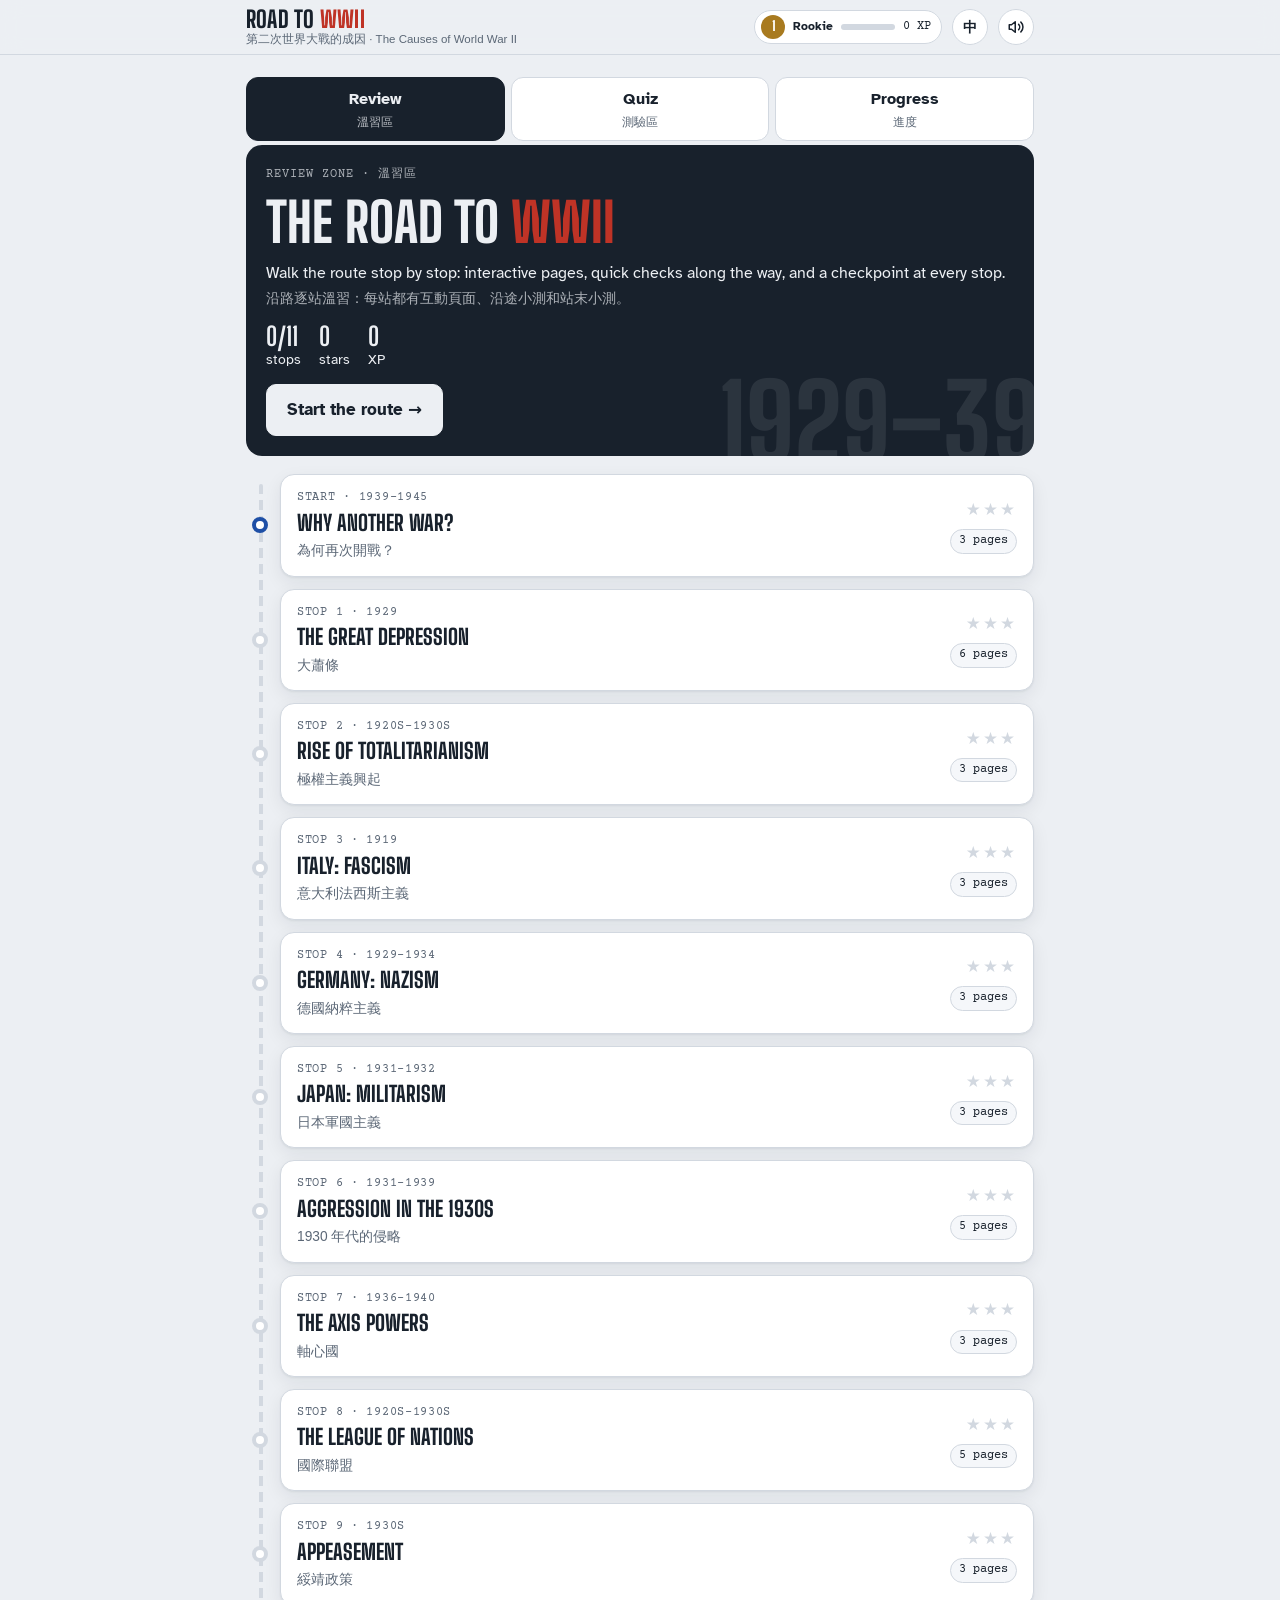
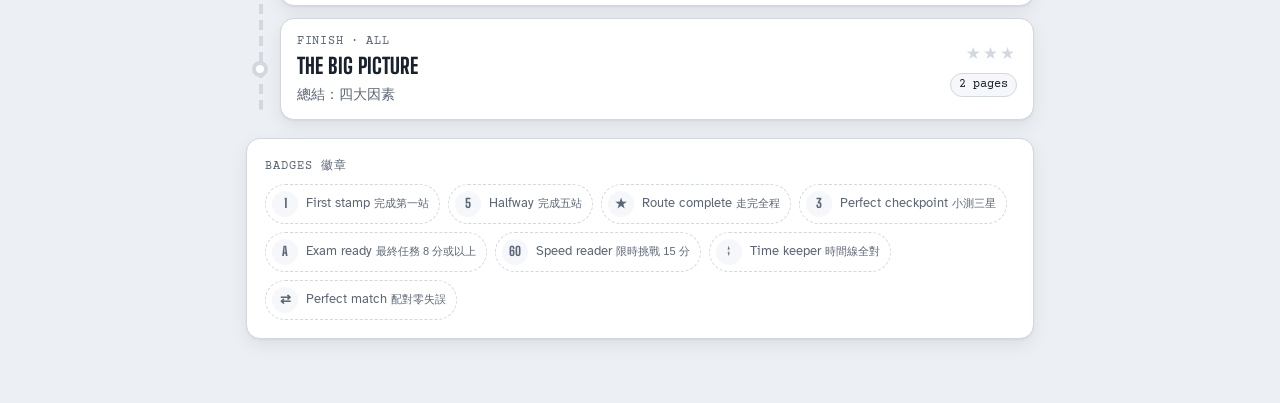
<file: docs/index.html>
<!doctype html>
<html lang="en">
<head>
<meta charset="utf-8">
<meta name="viewport" content="width=device-width, initial-scale=1, viewport-fit=cover">
<title>Road to WWII</title>
<script>
/* =====================================================================
   題目資料 QUESTION BANK
   全部內容只來自講義《The Causes of World War II》Set 1，第 1–6 頁。
   ---------------------------------------------------------------------
   每一個 { } 係一個知識點（溫習區小測、測驗區全部模式都會用到）。欄位：
     id    唯一編號（唔好重複；q 後面個數字 = 題庫核對清單嘅題號）
     t     主題（見下面 TOPICS）        p   講義頁數
     q     問題（英文）                 a   答案（英文，\n = 換行）
     zh    中文提示（答完先顯示）        link 答錯時顯示嘅「同其他事件嘅聯繫」
     mc    選擇題選項：第一個係正確答案，其餘係錯誤選項（可省略）
     mq    選擇題題幹（可省略，省略就用 q）
     when  日期文字   d  排序用數字（年.月，例如 1936.03）  d2 結束日期（可省略）
     ev    時間線／年份配對顯示嘅事件文字
     tl    屬於邊幾組時間線（見 TIMELINE_SETS）
     pr    配對題：[類型, 左邊, 右邊, 分組(可省略)]
           類型 who = 人物/國家 ↔ 主張/事件，cause = 原因 → 結果，term = 名詞 ↔ 意思
           同一分組嘅配對唔會喺同一輪出現（避免兩個答案都啱）
     warn  講義疑似錯誤嘅提示
   type:"chain" 係因果鏈：steps 每一步 {s:英文, z:中文, k:[關鍵字]}，
           k 入面用 | 分隔可接受嘅字（打字核對用，唔分大小寫）
   想加題：複製一個 { } 改內容就得；想刪題：成個 { } 刪走。
   ===================================================================== */
const DATA = [

  /* ───────── 0 Introduction 引言（p.1）───────── */
  { id:"q1", t:"intro", p:1, q:"When did World War II take place?", a:"1939–1945",
    zh:"第二次世界大戰：1939–1945 年",
    mc:["1939–1945","1931–1937","1936–1940","1929–1933"],
    link:"It came just 20 years after WWI. In September 1939 Germany invaded Poland – the last move in Germany's expansion table (p.5)." },
  { id:"q2", t:"intro", p:1, q:"WWII was the ___ conflict in human history.", a:"deadliest",
    zh:"人類歷史上死傷最慘重的衝突",
    mc:["deadliest","shortest","smallest","least important"],
    link:"It was not caused by a single event, but by a combination of long-term problems and short-term triggers." },
  { id:"q3", t:"intro", p:1, q:"Was WWII caused by a single event?", a:"No – it was caused by a combination of long-term problems and short-term triggers.",
    zh:"不是單一事件，而是長期問題加上短期導火線",
    mq:"WWII was caused by…",
    mc:["a combination of long-term problems and short-term triggers","a single event","the Great Depression only","the Munich Agreement only"],
    link:"The notes sort these problems into four major factors: the Great Depression, totalitarianism, the failure of the League, and appeasement." },
  { id:"q4", t:"intro", p:1, q:"How long after WWI did the world go to war again?", a:"Just 20 years.",
    zh:"一戰之後僅僅 20 年",
    mc:["just 20 years","just 5 years","about 50 years","about 100 years"],
    link:"WWII lasted from 1939 to 1945." },
  { id:"q5", t:"intro", p:1, q:"What are the four major factors behind WWII?",
    a:"1. The Great Depression (1929)\n2. The Rise of Totalitarianism\n3. The Failure of Collective Security (The League of Nations)\n4. The Policy of Appeasement",
    zh:"四大因素：大蕭條、極權主義興起、集體安全失敗（國際聯盟）、綏靖政策",
    mq:"Which of these is NOT one of the four major factors in the notes?",
    mc:["The US isolationist policy","The Great Depression","The Rise of Totalitarianism","The Policy of Appeasement"],
    link:"The Great Depression links to two other factors: it helped dictators take power, and it kept Britain and France busy, so they chose appeasement (p.2)." },

  /* ───────── 1 The Great Depression 大蕭條（p.1–2）───────── */
  { id:"q6", t:"gd", p:1, q:"What was the Great Depression?",
    a:"A severe worldwide economic crisis that began with the US stock market crash in 1929. It played a massive role in destabilizing the world.",
    zh:"大蕭條：始於 1929 年美國股災的嚴重全球經濟危機，令世界變得不穩",
    mq:"The Great Depression began with…",
    mc:["the US stock market crash in 1929","Germany's invasion of Poland in 1939","the Shanghai Incident in 1932","the Munich Agreement in 1938"],
    link:"It hit Germany too: in 1929 it caused a severe blow to Germany's economy, and by 1932 more than 6 million Germans were unemployed." },
  { id:"q7", t:"gd", p:1, q:"After WWI, why was the US very rich in the 1920s? (3 points)",
    a:"• It was the largest producer and creditor in the world\n• Many countries depended on the US as a major market for their products\n• Money borrowing and lending became frequent",
    zh:"美國：全球最大生產國及債權國；多國依賴美國市場；借貸頻繁",
    mq:"In the 1920s, the US was the largest ___ in the world.",
    mc:["producer and creditor","borrower","military power","farming country"],
    link:"This is the first box of the flowchart: US rich → rumours (Oct 1929) → Wall Street Crash → US recession → Great Depression in the world." },
  { id:"q8", t:"gd", p:1, q:"What happened in late October 1929?",
    a:"There were rumours that the US would soon be in a recession. Many people sold their shares and caused panic selling. The stock prices in the US fell sharply.",
    zh:"1929 年 10 月底：傳出美國將陷入衰退的謠言 → 恐慌性拋售 → 股價急跌",
    pr:[["cause","Rumours that the US would soon be in a recession (Oct 1929)","Panic selling – US stock prices fell sharply"]],
    link:"The panic selling led to the Wall Street Crash, and then the US economy entered a recession." },
  { id:"q9", t:"gd", p:1, q:"What took place after the panic selling in late October 1929?", a:"The Wall Street Crash.",
    zh:"華爾街股災",
    when:"Late October 1929", d:1929.10, ev:"The Wall Street Crash", tl:["rise","hitler"],
    mc:["the Wall Street Crash","the Shanghai Incident","the Anschluss","the Munich Agreement"],
    pr:[["term","Wall Street Crash","US stock prices fell sharply (late October 1929)"]],
    link:"After the crash the US entered a recession: consumption dropped, mass unemployment, bankruptcies and high tariffs." },
  { id:"q10", t:"gd", p:1, q:"What happened when the US economy entered a period of recession? (4 points)",
    a:"• Internal consumption dropped\n• Mass unemployment among workers resulted\n• Many people went bankrupt and became homeless\n• The US began to impose high tariffs on all foreign goods; other European countries started to follow",
    zh:"美國經濟衰退：內部消費下跌、工人大量失業、破產及無家可歸、對所有外國貨品徵收高關稅（其他歐洲國家跟隨）",
    warn:"講義原句寫 “To protect high tariffs on all foreign goods, the US began to impose high tariffs…”，前半句疑似筆誤，請以「美國對所有外國貨品徵收高關稅」理解。",
    link:"Next box of the flowchart: “The Great Depression occurred in the world.”" },
  { id:"q11", t:"gd", p:1, q:"What did the US begin to impose on all foreign goods, and who followed?",
    a:"High tariffs. Other European countries started to follow.",
    zh:"高關稅（tariffs），其他歐洲國家跟隨",
    mq:"During the recession, the US began to impose ___ on all foreign goods.",
    mc:["high tariffs","economic sanctions","low prices","military action"],
    warn:"講義原句前半 “To protect high tariffs on all foreign goods” 疑似筆誤。",
    link:"When other European countries followed, the Great Depression occurred in the world." },
  { id:"q12", t:"gd", p:2, q:"Impact of the Great Depression – economic aspect?",
    a:"Economic Ruin: countries around the world faced massive unemployment, poverty, and starvation.",
    zh:"經濟方面：經濟崩潰——大規模失業、貧窮、飢餓",
    mq:"The economic impact of the Great Depression is called…",
    mc:["Economic Ruin","Loss of Faith in Democracy","Collective security","Anschluss"],
    pr:[["term","Economic Ruin","Massive unemployment, poverty and starvation around the world"]],
    link:"Germany had more than 6 million unemployed in 1932; Japan had 3 million unemployed." },
  { id:"q13", t:"gd", p:2, q:"Impact of the Great Depression – political aspect?",
    a:"Loss of Faith in Democracy: desperate people felt that their democratic governments were failing to fix the economic crisis.",
    zh:"政治方面：對民主失去信心",
    mq:"The political impact of the Great Depression was…",
    mc:["Loss of Faith in Democracy","Economic Ruin","Anti-communism","Isolationism"],
    pr:[["cause","Democratic governments were failing to fix the economic crisis","Loss of Faith in Democracy"]],
    link:"In Germany, people criticized the Weimar Republic for being unable to solve the economy." },
  { id:"q14", t:"gd", p:2, q:"Diplomatic impact – how did Britain and France react to the Great Depression?",
    a:"They were busy solving their own economic problems and did not have time to deal with international affairs → they adopted an appeasement policy toward the aggressors.",
    zh:"英法忙於解決自身經濟問題，無暇處理國際事務 → 對侵略者採取綏靖政策",
    mq:"Britain and France adopted which policy toward the aggressors?",
    mc:["appeasement policy","isolationist policy","militarism","Fascism"],
    pr:[["who","Britain and France","Appeasement policy toward the aggressors","BF"],
        ["cause","Britain and France were busy solving their own economic problems","No time for international affairs → appeasement","appease"]],
    link:"Section 4 adds more reasons: they were traumatized by WWI and felt the Treaty of Versailles had been too harsh on Germany." },
  { id:"q15", t:"gd", p:2, q:"Diplomatic impact – what did the US do?",
    a:"The US government focused on internal problems and adopted an isolationist policy.",
    zh:"美國專注國內問題 → 孤立主義政策",
    mq:"After the Great Depression, the US adopted…",
    mc:["an isolationist policy","an appeasement policy","militarism","a military dictatorship"],
    pr:[["who","The US","Isolationist policy – focused on internal problems","US"]],
    link:"The US also never joined the League of Nations – one reason the League lacked representation (p.6)." },
  { id:"q16", t:"gd", p:2, q:"Diplomatic impact – what happened in Germany and Japan?",
    a:"In their desperation, citizens began to support extreme political parties and strongmen who promised quick fixes, national glory, and jobs. This directly paved the way for dictators to take power.",
    zh:"德日人民在絕望中支持極端政黨及強人 → 直接為獨裁者上台鋪路",
    mq:"Desperate citizens in Germany and Japan began to support…",
    mc:["extreme political parties and strongmen","the League of Nations","their democratic governments","an isolationist policy"],
    pr:[["cause","Desperate citizens in Germany and Japan supported extreme parties and strongmen","Paved the way for dictators to take power"]],
    link:"In 1933 Hitler became Chancellor of Germany; in 1932 Japan's party government ended and a military dictatorship began." },
  { id:"q17", t:"gd", p:2, q:"What did the extreme parties and strongmen promise? (3 things)",
    a:"Quick fixes, national glory, and jobs.",
    zh:"承諾：快速解決問題、國家榮耀、工作",
    mq:"The strongmen promised quick fixes, national glory and…",
    mc:["jobs","disarmament","peace with Britain","free trade"],
    link:"Hitler, for example, promised to revoke the Treaty of Versailles and improve the economy (p.3)." },

  /* ───────── 2 The Rise of Totalitarianism 極權主義興起（p.2）───────── */
  { id:"q18", t:"tot", p:2, q:"Define totalitarianism.",
    a:"A system where the government (usually led by a single dictator) has complete, total control over public and private life.",
    zh:"極權主義：政府（通常由一名獨裁者領導）完全控制公共及私人生活",
    mq:"In totalitarianism, the government has complete, total control over…",
    mc:["public and private life","only the economy","only the army","only foreign affairs"],
    pr:[["term","Totalitarianism","Government (usually one dictator) has total control over public and private life"]],
    link:"Totalitarian regimes rose in Germany (Nazism), Italy (Fascism) and Japan (Militarism)." },
  { id:"q19", t:"tot", p:2, q:"When did totalitarian regimes rise to power in several key nations?",
    a:"During the 1920s and 1930s.",
    zh:"1920 及 1930 年代",
    mc:["the 1920s and 1930s","the 1900s and 1910s","the 1940s and 1950s","only the 1940s"],
    link:"Mussolini established the Fascist Party in 1919; Hitler became Chancellor in 1933." },
  { id:"q20", t:"tot", p:2, q:"Which form of totalitarianism did Germany have?",
    a:"Nazism – Adolf Hitler and the Nazi Party took control.",
    zh:"德國：納粹主義（希特拉及納粹黨）",
    mc:["Nazism","Fascism","Militarism","Communism"],
    pr:[["who","Germany","Nazism – Hitler and the Nazi Party","DE"]],
    link:"Hitler became Chancellor in 1933 and called himself the “Fuhrer” (leader)." },
  { id:"q21", t:"tot", p:2, q:"Which form of totalitarianism did Italy have?",
    a:"Fascism – led by Benito Mussolini.",
    zh:"意大利：法西斯主義（墨索里尼）",
    mc:["Fascism","Nazism","Militarism","Isolationism"],
    pr:[["who","Italy","Fascism – Benito Mussolini","IT"]],
    link:"Mussolini established the Fascist Party in 1919." },
  { id:"q22", t:"tot", p:2, q:"Which form of totalitarianism did Japan have?",
    a:"Militarism – the military gained control of the Japanese government.",
    zh:"日本：軍國主義（軍人控制政府）",
    mc:["Militarism","Fascism","Nazism","Democracy"],
    pr:[["who","Japan","Militarism – the military controlled the government","JP"]],
    link:"In 1932 Japan's party government ended and a military dictatorship was established step by step." },
  { id:"q23", t:"tot", p:2, q:"What did Hitler promise? (3 things – section 2)",
    a:"• Destroy the harsh Treaty of Versailles\n• Rebuild the German military\n• Conquer “Lebensraum” (living space) for the German people",
    zh:"希特拉承諾：摧毀苛刻的《凡爾賽和約》、重建德國軍隊、為德國人征服「生存空間」",
    link:"In 1935 Germany introduced conscription, and in March 1936 German troops entered the Rhineland, violating the Treaty of Versailles." },
  { id:"q24", t:"tot", p:2, q:"What does “Lebensraum” mean?", a:"Living space (for the German people).",
    zh:"Lebensraum：生存空間",
    mc:["living space","leader","union","puppet state"],
    pr:[["term","Lebensraum","Living space for the German people"]],
    link:"Hitler promised to conquer it; Germany later occupied the Sudetenland (1938) and invaded Poland (1939)." },
  { id:"q25", t:"tot", p:2, q:"What did Mussolini want?",
    a:"To restore the glory of the ancient Roman Empire by aggressively expanding Italy's territory.",
    zh:"墨索里尼：以侵略擴張恢復古羅馬帝國的光榮",
    mq:"Mussolini wanted to restore the glory of…",
    mc:["the ancient Roman Empire","the Weimar Republic","the League of Nations","Manzhouguo"],
    pr:[["who","Benito Mussolini","Wanted to restore the glory of the ancient Roman Empire","IT"]],
    link:"Italy invaded Abyssinia (October 1935 – May 1936) and annexed Albania in 1939." },
  { id:"q26", t:"tot", p:2, q:"Why did Japan's military believe Japan needed to conquer neighboring Asian countries?",
    a:"To solve their economic problems and lack of natural resources.",
    zh:"為了解決經濟問題及天然資源不足",
    mq:"Japan's military wanted to conquer neighboring Asian countries to solve economic problems and a lack of…",
    mc:["natural resources","soldiers","democracy","allies"],
    pr:[["cause","Japan's economic problems and lack of natural resources","The military wanted to conquer neighboring Asian countries","jp-exp"]],
    link:"On 18 September 1931 Japan invaded the northeast provinces of China (the Shenyang Incident)." },

  /* ───────── 2a Italy – Fascism 意大利法西斯主義（p.2–3）───────── */
  { id:"q27", t:"ita", p:2, q:"What is Fascism?", a:"A political ideology that promotes extreme nationalism.",
    zh:"法西斯主義：鼓吹極端民族主義的政治意識形態",
    mq:"Fascism is a political ideology that promotes…",
    mc:["extreme nationalism","class struggle","collective security","isolationism"],
    pr:[["term","Fascism","Political ideology that promotes extreme nationalism"]],
    link:"Internally it means dictatorship; externally it means expansion – e.g. Italy invaded Abyssinia in 1935." },
  { id:"q28", t:"ita", p:2, q:"Fascism – what does the Fascist Party advocate internally?",
    a:"Dictatorship and strict control over people's rights and freedom. It demands absolute obedience and loyalty from people.",
    zh:"對內：獨裁、嚴格控制人民的權利與自由，要求人民絕對服從和忠誠",
    mq:"Internally, the Fascist Party demands absolute ___ from people.",
    mc:["obedience and loyalty","freedom and rights","votes and elections","taxes and tariffs"],
    link:"Externally, Fascism advocates the expansion of the state." },
  { id:"q29", t:"ita", p:2, q:"Fascism – what does it advocate externally?", a:"The external expansion of the state.",
    zh:"對外：國家向外擴張",
    mq:"Externally, Fascism advocates…",
    mc:["the external expansion of the state","an isolationist policy","disarmament","appeasement"],
    link:"Italy invaded Abyssinia (1935–1936) and annexed Albania (1939)." },
  { id:"q30", t:"ita", p:3, q:"How many people did Italy lose in WWI?", a:"About 600,000.",
    zh:"意大利在一戰中損失約 60 萬人",
    mc:["about 600,000","about 60,000","more than 6 million","3 million"],
    link:"Despite these losses, Italy failed to gain the land promised by the victorious countries." },
  { id:"q31", t:"ita", p:3, q:"What did Italy fail to gain after WWI?", a:"The land promised by the victorious countries.",
    zh:"未能得到戰勝國承諾給予的土地",
    mq:"After WWI, Italy failed to gain…",
    mc:["the land promised by the victorious countries","a seat in the League of Nations","Albania","Abyssinia"],
    link:"Italians saw the government as weak and expected a strong leader to save them." },
  { id:"q32", t:"ita", p:3, q:"Which problems did the Italian government fail to solve after WWI?", a:"Unemployment and inflation.",
    zh:"失業及通脹",
    mc:["unemployment and inflation","communism and class struggle","tariffs and sanctions","starvation and homelessness"],
    pr:[["cause","The Italian government failed to solve unemployment and inflation","Italians expected a strong leader to save them"]],
    link:"Germany suffered too: more than 6 million were unemployed in 1932." },
  { id:"q33", t:"ita", p:3, q:"How did Italians see their government, and what did they expect?",
    a:"They saw the then government as weak and expected a strong leader to save them.",
    zh:"認為當時政府軟弱，期望有強人拯救他們",
    mq:"Italians saw the then government as weak and expected…",
    mc:["a strong leader to save them","the League to save them","the US to save them","a party government"],
    link:"In 1919 Benito Mussolini established the Fascist Party." },
  { id:"q34", t:"ita", p:3, q:"When was the Fascist Party established, and by whom?", a:"In 1919, by Benito Mussolini.",
    zh:"1919 年，墨索里尼成立法西斯黨",
    when:"1919", d:1919, ev:"Mussolini established the Fascist Party", tl:["rise","ita"],
    pr:[["who","Benito Mussolini","Established the Fascist Party (1919)","IT"]],
    link:"He was very good at public speaking and later won the support of different classes in Italy." },
  { id:"q35", t:"ita", p:3, q:"Why did Mussolini win support?",
    a:"He had a strong posture and was very good at public speaking. He won the support of different classes in Italy later.",
    zh:"姿態強硬、擅長演說，後來贏得意大利各階層支持",
    mq:"Mussolini was very good at…",
    mc:["public speaking","military planning","economics","foreign languages"],
    link:"Hitler was similar: his speech was very persuasive and attracted many Germans." },

  /* ───────── 2b Germany – Nazism 德國納粹主義（p.3）───────── */
  { id:"q36", t:"ger", p:3, q:"Which harsh treaty did Germany sign after WWI?", a:"The Treaty of Versailles.",
    zh:"苛刻的《凡爾賽和約》",
    mc:["the Treaty of Versailles","the Treaty of St. Germain","the Pact of Steel","the Tripartite Pact"],
    link:"Hitler promised to revoke it; German troops entering the Rhineland in 1936 violated it." },
  { id:"q37", t:"ger", p:3, q:"What did the Great Depression do to Germany in 1929?",
    a:"It caused a severe blow to Germany's economy.",
    zh:"1929 年大蕭條重創德國經濟",
    warn:"講義原文串作 “sever”，正確應為 “severe”。",
    link:"By 1932, more than 6 million Germans were unemployed." },
  { id:"q38", t:"ger", p:3, q:"How many people were unemployed in Germany in 1932?", a:"More than 6 million.",
    zh:"1932 年德國超過 600 萬人失業",
    when:"1932", d:1932, ev:"More than 6 million unemployed in Germany", tl:["hitler"],
    mc:["more than 6 million","about 600,000","3 million","58 million"],
    link:"The next year (1933) Hitler, who promised to improve the economy, became Chancellor." },
  { id:"q39", t:"ger", p:3, q:"Why did lots of Germans criticize the Weimar Republic?",
    a:"For signing a humiliating peace treaty and being unable to solve the economy.",
    zh:"德國人批評威瑪共和國簽署屈辱的和約，又無法解決經濟問題",
    mq:"Lots of Germans criticized the ___ for signing a humiliating peace treaty.",
    mc:["Weimar Republic","Nazi Party","League of Nations","Fascist Party"],
    pr:[["who","Weimar Republic","Criticized for signing a humiliating peace treaty","Weimar"]],
    link:"Hitler promised to revoke the Treaty of Versailles and improve the economy." },
  { id:"q40", t:"ger", p:3, q:"What did Hitler, the leader of the Nazi Party, promise in order to win support?",
    a:"To revoke the Treaty of Versailles and improve the economy.",
    zh:"承諾廢除《凡爾賽和約》及改善經濟",
    mq:"Hitler promised to revoke the Treaty of Versailles and…",
    mc:["improve the economy","join the League of Nations","sign the Munich Agreement","restore the Roman Empire"],
    pr:[["who","Adolf Hitler","Promised to revoke the Treaty of Versailles","DE"]],
    link:"His speech was very persuasive, and in 1933 he became Chancellor." },
  { id:"q41", t:"ger", p:3, q:"Why did Hitler attract many Germans?", a:"His speech was very persuasive.",
    zh:"演說極具說服力",
    mc:["his speech was very persuasive","he ended the Great Depression in 1929","he had joined the League of Nations","he signed the Pact of Steel in 1932"],
    link:"Mussolini also won support by being very good at public speaking." },
  { id:"q42", t:"ger", p:3, q:"When did Hitler become the Chancellor of Germany?", a:"1933.",
    zh:"1933 年出任德國總理",
    when:"1933", d:1933, ev:"Hitler became Chancellor of Germany", tl:["rise","hitler"],
    pr:[["who","Adolf Hitler","Became Chancellor of Germany (1933)","DE"]],
    link:"In the same year (1933) Germany left the Disarmament Conference and the League of Nations." },
  { id:"q43", t:"ger", p:3, q:"When did Hitler also become the President?", a:"1934 – the following year after becoming Chancellor.",
    zh:"翌年（1934 年）兼任總統",
    when:"1934", d:1934, ev:"Hitler also became President", tl:["rise","hitler"],
    link:"He called himself the “Fuhrer”, meaning leader." },
  { id:"q44", t:"ger", p:3, q:"What did Hitler call himself, and what does it mean?", a:"The “Fuhrer”, meaning leader.",
    zh:"元首（Fuhrer）＝ 領袖",
    mq:"Hitler called himself the “Fuhrer”, meaning…",
    mc:["leader","living space","union","emperor"],
    pr:[["term","Fuhrer","Leader – what Hitler called himself"]],
    link:"He became Chancellor in 1933 and President the following year." },

  /* ───────── 2c Japan – Militarism 日本軍國主義（p.3–4）───────── */
  { id:"q45", t:"jap", p:3, q:"Who ruled Japan after WWI?", a:"The party government.",
    zh:"政黨政府",
    mc:["the party government","the military","the Fascist Party","the Weimar Republic"],
    link:"But the party government was corrupt, inefficient, and weak." },
  { id:"q46", t:"jap", p:3, q:"What was wrong with Japan's party government?", a:"It was corrupt, inefficient, and weak.",
    zh:"腐敗、低效、軟弱",
    mq:"Japan's party government was…",
    mc:["corrupt, inefficient and weak","strong and popular","communist","fascist"],
    link:"It ended in 1932, when a military dictatorship was established step by step." },
  { id:"q47", t:"jap", p:3, q:"During the Great Depression, by how much did Japan's export fall?", a:"By 50%.",
    zh:"出口大跌 50%",
    mc:["50%","6%","25%","90%"],
    link:"3 million people in Japan were unemployed." },
  { id:"q48", t:"jap", p:3, q:"How many people were unemployed in Japan during the Great Depression?", a:"3 million.",
    zh:"300 萬人失業",
    mc:["3 million","more than 6 million","about 600,000","58 million"],
    link:"Compare: Germany had more than 6 million unemployed in 1932." },
  { id:"q49", t:"jap", p:3, q:"Why did the militarists become popular?",
    a:"They said Japan should expand overseas in order to solve economic problems.",
    zh:"軍國主義者主張向海外擴張以解決經濟問題 → 因而受歡迎",
    mq:"The militarists said Japan should ___ to solve economic problems.",
    mc:["expand overseas","join the League","sign the Munich Agreement","cut its army"],
    pr:[["cause","Militarists said: expand overseas to solve economic problems","The militarists became popular","jp-pop"]],
    link:"In 1931 the Japanese army invaded Manchuria, which made militarism even more popular." },
  { id:"q50", t:"jap", p:3, q:"What was the effect of invading Manchuria (1931) and setting up Manchukuo (1932)?",
    a:"It increased the popularity of the Japanese military and militarism.",
    zh:"侵佔滿洲及建立滿洲國 → 軍方及軍國主義更受歡迎",
    pr:[["cause","Japan invaded Manchuria (1931) and set up Manchukuo (1932)","The military and militarism became more popular","jp-pop"]],
    link:"The League condemned Japan, but Japan simply left the League in 1933 (p.6)." },
  { id:"q51", t:"jap", p:4, q:"What happened to Japan's party government in 1932?",
    a:"Party government ended. A military dictatorship was established step by step. Japan became more aggressive towards China and Asia.",
    zh:"1932 年政黨政府結束 → 逐步建立軍事獨裁，對中國及亞洲更具侵略性",
    when:"1932", d:1932, ev:"Japan's party government ended – military dictatorship began", tl:["rise"],
    link:"In the same year (March 1932) Japan set up Manzhouguo, a puppet state in Northeastern China." },
  { id:"q52", t:"jap", p:4, q:"What are the 5 features of militarism in Japan?",
    a:"1. Military dictatorship\n2. Control over thoughts and emperor worship\n3. Anti-communism\n4. Military and territorial expansion\n5. State control",
    zh:"五大特徵：軍事獨裁、思想控制及崇拜天皇、反共、軍事及領土擴張、國家控制",
    mq:"Which is NOT a feature of militarism in Japan in the notes?",
    mc:["Collective security","Anti-communism","State control","Military dictatorship"],
    link:"Expansion meant China and Asia, step by step – e.g. the Shenyang Incident (1931) and the Lugouqiao Incident (1937)." },
  { id:"q53", t:"jap", p:4, q:"Feature: Military dictatorship – explain.",
    a:"The militarists controlled the cabinet. Under military dictatorship, all opposition to its rule was silenced by force.",
    zh:"軍事獨裁：軍人控制內閣，以武力壓制一切反對",
    mq:"Under Japan's military dictatorship, the militarists controlled the…",
    mc:["cabinet","League of Nations","Weimar Republic","Fascist Party"],
    pr:[["term","Military dictatorship (Japan)","Militarists controlled the cabinet; opposition silenced by force"]],
    link:"It was established step by step after party government ended in 1932." },
  { id:"q54", t:"jap", p:4, q:"Feature: Control over thoughts and emperor worship – explain.",
    a:"To unite the Japanese people, the military government promoted emperor-centred nationalism. The military controlled thought and ideas. School textbooks were used to promote war and emperor-centred nationalism.",
    zh:"以「天皇為中心的民族主義」團結人民；控制思想；用教科書宣揚戰爭",
    mq:"School textbooks in militarist Japan were used to promote war and…",
    mc:["emperor-centred nationalism","class struggle","democracy","collective security"],
    pr:[["term","Thought control & emperor worship","Emperor-centred nationalism; school textbooks promoted war"]],
    link:"Compare Fascism in Italy: it demanded absolute obedience and loyalty from people." },
  { id:"q55", t:"jap", p:4, q:"Feature: Anti-communism – why were Japanese militarists anti-communist?",
    a:"They believed that the idea of class struggle would weaken unity among the people and even destroy national tradition.",
    zh:"認為階級鬥爭會削弱人民團結，甚至破壞民族傳統",
    mq:"Japanese militarists believed the idea of ___ would weaken unity among the people.",
    mc:["class struggle","emperor worship","collective security","Lebensraum"],
    pr:[["cause","The idea of class struggle would weaken unity and destroy national tradition","Japanese militarists were anti-communist"]],
    link:"In 1936 Japan and Germany signed the Anti-Comintern Pact against the communist Soviet Union (p.5)." },
  { id:"q56", t:"jap", p:4, q:"Feature: Military and territorial expansion – what did it aim to get?",
    a:"Land for its surplus population and resources for its industries. It expanded in China and Asia step by step.",
    zh:"為過剩人口取得土地、為工業取得資源；逐步向中國及亞洲擴張",
    mq:"Japan's expansion aimed to get land for its ___ population.",
    mc:["surplus","shrinking","foreign","communist"],
    pr:[["cause","Japan needed land for its surplus population and resources for its industries","Expanded in China and Asia step by step","jp-exp"]],
    link:"Its steps included Shenyang (1931), Shanghai (1932), Manzhouguo (1932) and Lugouqiao (1937)." },
  { id:"q57", t:"jap", p:4, q:"Feature: State control – explain.",
    a:"The military government controlled all resources and economic activities in the state. The whole nation was military-oriented to continue the war effort.",
    zh:"國家控制：軍政府控制所有資源及經濟活動，全國以軍事為導向",
    pr:[["term","State control (Japan)","Military government controlled all resources and economic activities"]],
    link:"This let Japan continue its war effort, such as the full invasion of China from 1937." },

  /* ───────── 2d Aggressions in the 1930s 1930 年代的侵略（p.4–5）───────── */
  { id:"q58", t:"agg", p:4, q:"What happened on 18 September 1931?",
    a:"The Shenyang Incident: Japan invaded the northeast provinces of China.",
    zh:"1931 年 9 月 18 日瀋陽事變（九一八）：日本入侵中國東北各省",
    when:"18 September 1931", d:1931.09, ev:"Shenyang Incident – Japan invaded the northeast provinces of China", tl:["jpn"],
    pr:[["term","Shenyang Incident","Japan invaded the northeast provinces of China (1931)"]],
    link:"The notes also say: in 1931 Japan invaded Manchuria (in northeast China); the League condemned Japan, but Japan left the League in 1933." },
  { id:"q59", t:"agg", p:4, q:"What was the Shanghai Incident (January 1932)?",
    a:"Japan invaded Shanghai but withdrew its troops because Britain, France and the US intervened.",
    zh:"1932 年 1 月上海事變：英、法、美干預，日本撤軍",
    when:"January 1932", d:1932.01, ev:"Shanghai Incident – Japan invaded Shanghai, then withdrew", tl:["jpn"],
    mq:"Japan withdrew its troops from Shanghai in 1932 because ___ intervened.",
    mc:["Britain, France and the US","the League of Nations","Germany and Italy","the Soviet Union"],
    pr:[["cause","Britain, France and the US intervened (1932)","Japan withdrew its troops from Shanghai"]],
    link:"Two months later (March 1932) Japan set up Manzhouguo." },
  { id:"q60", t:"agg", p:4, q:"What did Japan set up in March 1932?",
    a:"Manzhouguo (also written Manchukuo) – a puppet state in Northeastern China.",
    zh:"1932 年 3 月成立傀儡政權「滿洲國」",
    when:"March 1932", d:1932.03, ev:"Japan set up Manzhouguo, a puppet state", tl:["jpn"],
    mc:["Manzhouguo, a puppet state","the Fascist Party","the Weimar Republic","the Berlin-Rome-Tokyo Axis"],
    pr:[["term","Manzhouguo (Manchukuo)","Puppet state set up by Japan in Northeastern China"]],
    link:"Setting up Manchukuo increased the popularity of the Japanese military and militarism (p.3)." },
  { id:"q61", t:"agg", p:4, q:"What was the Lugouqiao Incident (1937)?",
    a:"Japan invaded Beijing in the Lugouqiao Incident (also called the Marco Polo Bridge Incident) and officially began a full invasion on China.",
    zh:"1937 年盧溝橋事變（Marco Polo Bridge Incident）：日本全面侵華",
    when:"1937", d:1937, ev:"Lugouqiao Incident – full invasion of China began", tl:["jpn"],
    mq:"The Lugouqiao Incident is also called the…",
    mc:["Marco Polo Bridge Incident","Shenyang Incident","Shanghai Incident","Nanjing Massacre"],
    pr:[["term","Lugouqiao Incident","Also called the Marco Polo Bridge Incident"],
        ["cause","The Lugouqiao Incident (1937)","Japan officially began a full invasion on China"]],
    link:"In December of the same year, the Japanese army captured Nanjing (the Nanjing Massacre)." },
  { id:"q62", t:"agg", p:4, q:"What happened in December 1937?",
    a:"The Japanese army captured Nanjing and massacred Chinese military and civilians. It is known as the Nanjing Massacre.",
    zh:"1937 年 12 月日軍攻陷南京，屠殺中國軍民——南京大屠殺",
    when:"December 1937", d:1937.12, ev:"Nanjing Massacre – Japan captured Nanjing", tl:["jpn"],
    link:"It came after the Lugouqiao Incident (1937), when Japan began a full invasion on China." },
  { id:"q63", t:"agg", p:4, q:"What did Italy do from October 1935 to May 1936?",
    a:"Italy invaded Abyssinia in northeastern Africa and annexed it in the end.",
    zh:"1935 年 10 月至 1936 年 5 月：意大利入侵並最終吞併阿比西尼亞（非洲東北部）",
    when:"October 1935 – May 1936", d:1935.10, d2:1936.05, ev:"Italy invaded Abyssinia (and annexed it in the end)", tl:["ita"],
    link:"The League tried economic sanctions, but they were weak and ineffective; Italy left the League in 1937 (p.6)." },
  { id:"q64", t:"agg", p:4, q:"What did Italy annex in 1939?", a:"Albania.",
    zh:"1939 年吞併阿爾巴尼亞",
    when:"1939", d:1939, ev:"Italy annexed Albania", tl:["ita"],
    mc:["Albania","Abyssinia","Austria","Poland"],
    link:"In the same year (1939) Germany and Italy signed the Pact of Steel." },
  { id:"q65", t:"agg", p:5, q:"What did Germany introduce in 1935?", a:"Conscription.",
    zh:"1935 年實行徵兵制",
    when:"1935", d:1935, ev:"Germany introduced conscription", tl:["ger","hitler"],
    mc:["conscription","high tariffs","disarmament","emperor worship"],
    link:"Hitler had promised to rebuild the German military (p.2)." },
  { id:"q66", t:"agg", p:5, q:"What happened in March 1936, and which treaty did it violate?",
    a:"German troops entered the demilitarized Rhineland. This violated the Treaty of Versailles.",
    zh:"1936 年 3 月德軍進入非軍事化的萊茵蘭 → 違反《凡爾賽和約》",
    when:"March 1936", d:1936.03, ev:"German troops entered the demilitarized Rhineland", tl:["ger","hitler"],
    mq:"German troops entering the demilitarized Rhineland (1936) violated…",
    mc:["the Treaty of Versailles","the Treaty of St. Germain","the Pact of Steel","the Munich Agreement"],
    pr:[["cause","German troops entered the demilitarized Rhineland (1936)","Violated the Treaty of Versailles"]],
    link:"Hitler had promised to destroy this harsh treaty." },
  { id:"q67", t:"agg", p:5, q:"What happened in March 1938, and which treaty did it violate?",
    a:"Union with Austria (Anschluss), violating the Treaty of St. Germain.",
    zh:"1938 年 3 月德奧合併（Anschluss）→ 違反《聖日耳曼條約》",
    when:"March 1938", d:1938.03, ev:"Union with Austria (Anschluss)", tl:["ger"],
    mq:"The union with Austria (Anschluss, 1938) violated…",
    mc:["the Treaty of St. Germain","the Treaty of Versailles","the Anti-Comintern Pact","the Tripartite Pact"],
    pr:[["term","Anschluss","Germany's union with Austria (1938)"],
        ["cause","Union with Austria – Anschluss (1938)","Violated the Treaty of St. Germain"]],
    link:"Six months later (September 1938) Germany occupied the Sudetenland." },
  { id:"q68", t:"agg", p:5, q:"What did Germany occupy in September 1938?",
    a:"The Sudetenland, the northwestern part of Czechoslovakia.",
    zh:"1938 年 9 月佔領蘇台德區（捷克斯洛伐克西北部）",
    when:"September 1938", d:1938.09, ev:"Germany occupied the Sudetenland", tl:["ger"],
    mq:"The Sudetenland was the northwestern part of…",
    mc:["Czechoslovakia","Austria","Poland","Albania"],
    pr:[["term","Sudetenland","The northwestern part of Czechoslovakia"]],
    link:"Section 4: in September 1938 Hitler demanded the Sudetenland – the Munich Agreement (1938) is the most famous example of appeasement." },
  { id:"q69", t:"agg", p:5, q:"What happened in March 1939?", a:"Germany annexed the rest of Czechoslovakia.",
    zh:"1939 年 3 月吞併捷克斯洛伐克餘下部分",
    when:"March 1939", d:1939.03, ev:"Germany annexed the rest of Czechoslovakia", tl:["ger"],
    link:"Germany had already occupied the Sudetenland in September 1938." },
  { id:"q70", t:"agg", p:5, q:"What happened in September 1939?", a:"Germany invaded Poland.",
    zh:"1939 年 9 月德國入侵波蘭",
    when:"September 1939", d:1939.09, ev:"Germany invaded Poland", tl:["ger"],
    link:"World War II lasted from 1939 to 1945." },

  /* ───────── 2e Formation of the Axis Powers 軸心國的形成（p.5）───────── */
  { id:"q71", t:"axis", p:5, q:"Which pact did Germany and Japan conclude in 1936, and why?",
    a:"The Anti-Comintern Pact – to defend against the threat of the communist Soviet Union.",
    zh:"1936 年德日簽《反共產國際協定》，防範共產蘇聯的威脅",
    when:"1936", d:1936, ev:"Germany and Japan concluded the Anti-Comintern Pact", tl:["axis"],
    mq:"The Anti-Comintern Pact (1936) was to defend against the threat of…",
    mc:["the communist Soviet Union","the League of Nations","Britain and France","the US"],
    pr:[["who","Germany and Japan (1936)","Anti-Comintern Pact"]],
    link:"Japanese militarists were anti-communist: they believed class struggle would weaken unity (p.4)." },
  { id:"q72", t:"axis", p:5, q:"Which country also signed the Anti-Comintern Pact in 1937?", a:"Italy.",
    zh:"1937 年意大利加入",
    when:"1937", d:1937, ev:"Italy also signed the Anti-Comintern Pact", tl:["axis"],
    mc:["Italy","Austria","the US","Albania"],
    link:"In the same year (1937) Italy left the League of Nations." },
  { id:"q73", t:"axis", p:5, q:"What did Germany and Italy sign in 1939?", a:"The Pact of Steel – to form a military alliance.",
    zh:"1939 年德意簽《鋼鐵盟約》，結成軍事同盟",
    when:"1939", d:1939, ev:"Germany and Italy signed the Pact of Steel", tl:["axis"],
    mc:["the Pact of Steel","the Tripartite Pact","the Anti-Comintern Pact","the Munich Agreement"],
    pr:[["who","Germany and Italy (1939)","Pact of Steel – a military alliance"]],
    link:"In the same year Italy annexed Albania and Germany invaded Poland (September 1939)." },
  { id:"q74", t:"axis", p:5, q:"What was signed in 1940, and what did it form?",
    a:"Japan, Germany and Italy signed the Tripartite Pact, forming the military alliance of the “Berlin-Rome-Tokyo Axis”. Thus, they were also called the “Axis Powers”.",
    zh:"1940 年日德意簽《三國同盟條約》→ 柏林－羅馬－東京軸心 ＝ 軸心國",
    when:"1940", d:1940, ev:"Tripartite Pact – the Berlin-Rome-Tokyo Axis", tl:["axis","ita"],
    mq:"The Tripartite Pact (1940) formed the military alliance called the…",
    mc:["Berlin-Rome-Tokyo Axis","League of Nations","Pact of Steel","Weimar Republic"],
    pr:[["who","Japan, Germany and Italy (1940)","Tripartite Pact"],
        ["term","Axis Powers","Japan, Germany and Italy after the Tripartite Pact (1940)"]],
    link:"Britain and France used appeasement when facing the expansion of the Axis Powers (p.6)." },
  { id:"q75", t:"axis", p:5, q:"In which years were the agreements among the totalitarian states made (before the Tripartite Pact)?",
    a:"1936–1939.",
    zh:"1936–1939 年",
    mc:["1936–1939","1929–1933","1931–1935","1919–1923"],
    link:"1936 Anti-Comintern Pact → 1937 Italy also signed → 1939 Pact of Steel." },

  /* ───────── 3 Failure of Collective Security – League of Nations 國際聯盟（p.5–6）───────── */
  { id:"q76", t:"lon", p:5, q:"Why was the League of Nations created after WWI?",
    a:"To maintain world peace through “collective security”.",
    zh:"國際聯盟：以「集體安全」維持世界和平",
    mq:"The League of Nations aimed to maintain world peace through…",
    mc:["collective security","appeasement","isolationism","militarism"],
    link:"But it failed to stop the invasions by Japan, Germany and Italy in the 1930s." },
  { id:"q77", t:"lon", p:5, q:"What is “collective security”?",
    a:"The idea that countries would act together to stop any aggressor.",
    zh:"集體安全：各國一同行動制止任何侵略者",
    pr:[["term","Collective security","Countries would act together to stop any aggressor"]],
    link:"Members could collectively mediate, impose sanctions or take military action." },
  { id:"q78", t:"lon", p:5, q:"How many member states did the League have at its peak?", a:"58.",
    zh:"高峰期有 58 個成員國",
    mc:["58","85","42","28"],
    link:"But other powers joined only briefly or never joined (e.g. the US)." },
  { id:"q79", t:"lon", p:5, q:"How would member countries stop aggression? (3 ways)",
    a:"Collectively mediate, impose sanctions or take military action.",
    zh:"集體調停、實施制裁或採取軍事行動",
    mq:"Which was NOT one of the ways League members would stop aggression?",
    mc:["signing the Munich Agreement","mediating","imposing sanctions","taking military action"],
    link:"In practice the League had no standing army, so it could only condemn or impose economic sanctions." },
  { id:"q80", t:"lon", p:5, q:"What did the League achieve in the 1920s?",
    a:"It settled some disputes among the smaller countries.",
    zh:"1920 年代解決了一些小國之間的糾紛",
    mq:"In the 1920s, the League…",
    mc:["settled some disputes among the smaller countries","stopped Japan invading Manchuria","had its own standing army","was joined by the US"],
    link:"But in the 1930s it failed to stop Japan, Germany and Italy." },
  { id:"q81", t:"lon", p:5, q:"How did Japan, Germany and Italy treat the League?",
    a:"They ignored the criticism of the League and even withdrew from it one after another.",
    zh:"無視國聯的批評，更相繼退出",
    link:"Japan and Germany left in 1933; Italy left in 1937." },
  { id:"q82", t:"lon", p:5, q:"Why was the League weak and ineffective? (3 reasons)",
    a:"1. Lack of representation\n2. Inefficient mechanism\n3. Weak military power",
    zh:"三大弱點：代表性不足、機制低效、軍事力量薄弱",
    mq:"Which is NOT one of the League's weaknesses in the notes?",
    mc:["It had too many standing armies","Lack of representation","Inefficient mechanism","Weak military power"],
    link:"The result: dictators learned they could act aggressively without facing any real consequences." },
  { id:"q83", t:"lon", p:6, q:"Weakness: Lack of representation – explain.",
    a:"Its operation mainly relied on the support of Britain and France. Other powers joined only briefly or never joined (e.g. the US), so it failed to establish its authority.",
    zh:"代表性不足：主要靠英法支持；其他大國短暫加入或從未加入（如美國）→ 無法建立權威",
    pr:[["cause","The League relied on Britain and France; others joined briefly or never (e.g. the US)","It failed to establish its authority"]],
    link:"The US focused on internal problems and adopted an isolationist policy (p.2)." },
  { id:"q84", t:"lon", p:6, q:"Which major power never joined the League (the example in the notes)?", a:"The US.",
    zh:"美國從未加入國聯",
    mc:["the US","Britain","France","Italy"],
    pr:[["who","The US","Never joined the League of Nations","US"]],
    link:"The US focused on internal problems and adopted an isolationist policy (p.2)." },
  { id:"q85", t:"lon", p:6, q:"Weakness: Inefficient mechanism – explain.",
    a:"Resolutions had to be passed unanimously by all members of the League. This made it difficult for the League to carry out actions.",
    zh:"機制低效：決議須由全體成員一致通過 → 難以採取行動",
    mq:"League resolutions had to be passed…",
    mc:["unanimously by all members","by Britain alone","by the US","by the Axis Powers"],
    pr:[["cause","Resolutions had to be passed unanimously by all members","Difficult for the League to carry out actions"]],
    link:"When Japan invaded Manchuria (1931), the League only condemned Japan and urged it to withdraw." },
  { id:"q86", t:"lon", p:6, q:"Weakness: Weak military power – explain.",
    a:"The League did not have a standing army. It could only condemn or impose economic sanctions on the aggressors.",
    zh:"軍事力量薄弱：沒有常備軍，只能譴責或對侵略者實施經濟制裁",
    mq:"The League did not have a…",
    mc:["standing army","member state","disarmament conference","peace aim"],
    pr:[["cause","The League did not have a standing army","It could only condemn or impose economic sanctions"]],
    link:"Against Italy (1935) it tried economic sanctions, but they were weak and ineffective." },
  { id:"q87", t:"lon", p:6, q:"(Chart, p.6) Which two major members stayed in the League from 1920 to 1946?", a:"Britain and France.",
    zh:"（圖表）英國和法國",
    mc:["Britain and France","Germany and Japan","Italy and the USSR","the US and Britain"],
    warn:"這題來自講義第 6 頁的圖表，掃描中數字較模糊。",
    link:"The League's operation mainly relied on the support of Britain and France." },
  { id:"q88", t:"lon", p:6, q:"(Chart, p.6) Which major members were in the League only briefly?",
    a:"Germany (1926–1933) and the USSR (1934–1939).",
    zh:"（圖表）德國 1926–1933、蘇聯 1934–1939",
    warn:"這題來自講義第 6 頁的圖表，掃描中數字較模糊，請以講義為準。",
    link:"Other powers joined only briefly or never joined (e.g. the US), so the League failed to establish its authority." },
  { id:"q89", t:"lon", p:6, q:"Japan invaded Manchuria in 1931 – how did the League respond?",
    a:"The League condemned Japan and urged it to withdraw, but Japan ignored the demand.",
    zh:"國聯譴責日本並要求撤軍，日本置之不理",
    when:"1931", d:1931, ev:"Japan invaded Manchuria – the League condemned Japan", tl:["lon"],
    pr:[["cause","The League condemned Japan and urged it to withdraw","Japan ignored the demand and left the League (1933)"]],
    link:"Japan simply left the League in 1933, and the League did nothing to stop them." },
  { id:"q90", t:"lon", p:6, q:"When did Japan leave the League of Nations?", a:"1933. The League did nothing to stop them.",
    zh:"1933 年日本退出國聯",
    when:"1933", d:1933, ev:"Japan left the League (Germany left the same year)", tl:["lon"],
    link:"Germany also left the League in 1933, when Hitler rose to power." },
  { id:"q91", t:"lon", p:6, q:"What did the League convene in 1932?", a:"The Geneva Disarmament Conference.",
    zh:"1932 年召開日內瓦裁軍會議",
    when:"1932", d:1932, ev:"The League convened the Geneva Disarmament Conference", tl:["lon"],
    mc:["the Geneva Disarmament Conference","the Munich Agreement","the Pact of Steel","the Tripartite Pact"],
    link:"When Hitler rose to power in 1933, Germany left both the conference and the League." },
  { id:"q92", t:"lon", p:6, q:"What did Germany do when Hitler rose to power in 1933?",
    a:"Germany left both the disarmament conference and the League. The League also did nothing to stop the German aggression in the 1930s.",
    zh:"1933 年希特拉上台後，德國退出裁軍會議及國聯",
    pr:[["cause","Hitler rose to power (1933)","Germany left the Disarmament Conference and the League"]],
    link:"Germany then introduced conscription (1935) and entered the Rhineland (1936)." },
  { id:"q93", t:"lon", p:6, q:"Italy invaded Abyssinia in 1935 – how did the League respond?",
    a:"The League tried to use economic sanctions to stop the Italian invasion, but they were weak and ineffective.",
    zh:"國聯嘗試以經濟制裁阻止意大利，但制裁軟弱無效",
    when:"1935", d:1935, ev:"Italy invaded Abyssinia – League sanctions were weak", tl:["lon"],
    mq:"Against Italy's invasion of Abyssinia, the League used…",
    mc:["economic sanctions","its standing army","the Pact of Steel","the Anti-Comintern Pact"],
    pr:[["cause","League sanctions against Italy were weak and ineffective","Italy occupied Abyssinia (1936)"]],
    link:"In 1936 Italy occupied Abyssinia, and it left the League the next year." },
  { id:"q94", t:"lon", p:6, q:"What happened to Abyssinia in 1936?", a:"Italy occupied Abyssinia.",
    zh:"1936 年意大利佔領阿比西尼亞",
    when:"1936", d:1936, ev:"Italy occupied Abyssinia", tl:["lon"],
    link:"Italy left the League the next year (1937)." },
  { id:"q95", t:"lon", p:6, q:"When did Italy leave the League?", a:"1937 – the year after it occupied Abyssinia.",
    zh:"1937 年意大利退出國聯",
    when:"1937", d:1937, ev:"Italy left the League of Nations", tl:["lon","ita"],
    link:"Also in 1937, Italy signed the Anti-Comintern Pact (p.5)." },
  { id:"q96", t:"lon", p:6, q:"What is Abyssinia called nowadays?", a:"Ethiopia (in northeastern Africa).",
    zh:"阿比西尼亞 ＝ 今埃塞俄比亞",
    mc:["Ethiopia","Albania","Austria","Manchuria"],
    pr:[["term","Abyssinia","Nowadays Ethiopia, in northeastern Africa"]],
    link:"Italy invaded it from October 1935 and annexed it in the end (p.4)." },
  { id:"q97", t:"lon", p:6, q:"What was the result of the League's failures?",
    a:"Dictators realized the League was powerless. They learned they could act aggressively without facing any real consequences.",
    zh:"獨裁者發現國聯無力，知道可以肆意侵略而沒有真正後果",
    mq:"After the League's failures, dictators learned they could…",
    mc:["act aggressively without facing any real consequences","never leave the League","only expand with the League's permission","not ignore League resolutions"],
    pr:[["cause","The League failed to stop Japan, Germany and Italy","Dictators learned they could act aggressively without consequences"]],
    link:"Germany's expansion continued: Austria (1938), the Sudetenland (1938), Czechoslovakia (1939), Poland (1939)." },

  /* ───────── 4 The Policy of Appeasement 綏靖政策（p.6）───────── */
  { id:"q98", t:"app", p:6, q:"What was the appeasement policy?",
    a:"The foreign policy adopted by Britain and France in the 1930s when facing the expansion of the Axis Powers. It meant giving in to the demands of the invaders in order to avoid war.",
    zh:"綏靖政策：英法於 1930 年代面對軸心國擴張時，向侵略者的要求讓步以避免戰爭",
    mq:"Appeasement meant ___ the demands of the invaders in order to avoid war.",
    mc:["giving in to","fighting against","reporting to the League","ignoring"],
    pr:[["term","Appeasement policy","Giving in to the demands of the invaders to avoid war"]],
    link:"The most famous example was the Munich Agreement (1938)." },
  { id:"q99", t:"app", p:6, q:"Why did Britain and France appease? (3 reasons)",
    a:"• They were still traumatized by the horrors of WWI\n• They were struggling with the Great Depression and were not ready to fight another war\n• Many felt the Treaty of Versailles had been too harsh on Germany",
    zh:"原因：仍受一戰創傷影響、受大蕭條困擾未準備好再戰、許多人認為《凡爾賽和約》對德國太苛刻",
    mq:"Many in Britain and France felt the Treaty of Versailles had been…",
    mc:["too harsh on Germany","too soft on Germany","fair to Germany","good for Italy"],
    pr:[["cause","Britain and France were traumatized by WWI and struggling with the Depression","Not ready to fight another war → appeasement","appease"]],
    link:"Section 1 says the same: Britain and France were busy solving their own economic problems (p.2)." },
  { id:"q100", t:"app", p:6, q:"What was the most famous example of the appeasement policy?", a:"The Munich Agreement (1938).",
    zh:"《慕尼黑協定》（1938 年）",
    when:"1938", d:1938, ev:"The Munich Agreement",
    mc:["the Munich Agreement (1938)","the Pact of Steel (1939)","the Anti-Comintern Pact (1936)","the Tripartite Pact (1940)"],
    warn:"講義第 6 頁在 Munich Agreement 這一段的句子中途結束，網頁只用到這裡為止的內容。",
    link:"In September 1938 Hitler demanded the Sudetenland; the expansion table (p.5) shows Germany occupied it that month." },
  { id:"q101", t:"app", p:6, q:"What did Hitler demand in September 1938?", a:"The Sudetenland.",
    zh:"1938 年 9 月希特拉要求得到蘇台德區",
    when:"September 1938", d:1938.09, ev:"Hitler demanded the Sudetenland",
    mc:["the Sudetenland","the Rhineland","Albania","Manchuria"],
    warn:"講義此句在第 6 頁頁尾中斷。",
    link:"The Sudetenland was the northwestern part of Czechoslovakia (p.5)." },

  /* ───────── 因果鏈 Cause-and-effect chains ───────── */
  { type:"chain", id:"ch1", t:"gd", p:1, title:"How did the Great Depression happen?", zh:"大蕭條如何發生",
    steps:[
      { s:"After WWI, the US became very rich in the 1920s (largest producer and creditor)", z:"一戰後美國在 1920 年代非常富有", k:["rich|producer|creditor"] },
      { s:"Late October 1929: rumours that the US would soon be in a recession – panic selling", z:"1929 年 10 月底：衰退謠言 → 恐慌性拋售", k:["rumou|panic|sold|sell"] },
      { s:"The Wall Street Crash – stock prices fell sharply", z:"華爾街股災，股價急跌", k:["wall street|crash"] },
      { s:"The US economy entered a recession (unemployment, bankruptcies, high tariffs)", z:"美國經濟衰退", k:["recession|unemploy|bankrupt|tariff"] },
      { s:"The Great Depression occurred in the world", z:"全球出現大蕭條", k:["depression"] } ] },
  { type:"chain", id:"ch2", t:"gd", p:2, title:"From depression to dictators", zh:"由大蕭條到獨裁者上台",
    steps:[
      { s:"The Great Depression", z:"大蕭條", k:["depression"] },
      { s:"Economic Ruin: massive unemployment, poverty and starvation", z:"經濟崩潰：失業、貧窮、飢餓", k:["ruin|unemploy|poverty|starv"] },
      { s:"Loss of Faith in Democracy", z:"對民主失去信心", k:["faith|democra"] },
      { s:"Citizens in Germany and Japan supported extreme parties and strongmen", z:"德日人民支持極端政黨及強人", k:["extreme|strongm|strong men|strong man"] },
      { s:"Dictators took power", z:"獨裁者上台", k:["dictator"] } ] },
  { type:"chain", id:"ch3", t:"gd", p:2, title:"Why Britain and France chose appeasement (p.2)", zh:"大蕭條如何令英法採取綏靖",
    steps:[
      { s:"The Great Depression", z:"大蕭條", k:["depression"] },
      { s:"Britain and France were busy solving their own economic problems", z:"英法忙於解決自身經濟問題", k:["busy|own econom|economic problem"] },
      { s:"They had no time to deal with international affairs", z:"無暇處理國際事務", k:["international|no time"] },
      { s:"They adopted an appeasement policy toward the aggressors", z:"對侵略者採取綏靖政策", k:["appeas"] } ] },
  { type:"chain", id:"ch4", t:"gd", p:2, title:"How the US reacted", zh:"美國的反應",
    steps:[
      { s:"The Great Depression", z:"大蕭條", k:["depression"] },
      { s:"The US government focused on internal problems", z:"美國政府專注國內問題", k:["internal"] },
      { s:"The US adopted an isolationist policy", z:"採取孤立主義政策", k:["isolation"] } ] },
  { type:"chain", id:"ch5", t:"ita", p:3, title:"How Mussolini rose to power", zh:"墨索里尼如何上台",
    steps:[
      { s:"Italy lost about 600,000 people in WWI but failed to gain the promised land", z:"一戰損失約 60 萬人卻得不到承諾的土地", k:["600|land"] },
      { s:"The government failed to solve unemployment and inflation", z:"政府無法解決失業及通脹", k:["unemploy|inflation"] },
      { s:"Italians saw the government as weak and expected a strong leader", z:"人民認為政府軟弱，期望強人", k:["strong leader|weak"] },
      { s:"1919: Benito Mussolini established the Fascist Party", z:"1919 年墨索里尼成立法西斯黨", k:["fascist|1919|mussolini"] },
      { s:"He won the support of different classes in Italy", z:"贏得各階層支持", k:["support|class|speak"] } ] },
  { type:"chain", id:"ch6", t:"ger", p:3, title:"How Hitler rose to power", zh:"希特拉如何上台",
    steps:[
      { s:"After WWI, Germany signed the harsh Treaty of Versailles", z:"一戰後德國簽署苛刻的《凡爾賽和約》", k:["versailles"] },
      { s:"The Great Depression hit Germany (1929); more than 6 million unemployed (1932)", z:"大蕭條重創德國；1932 年超過 600 萬人失業", k:["depression|6 million|six million|unemploy"] },
      { s:"Lots of Germans criticized the Weimar Republic", z:"德國人批評威瑪共和國", k:["weimar|critici"] },
      { s:"Hitler promised to revoke the Treaty of Versailles and improve the economy", z:"希特拉承諾廢除和約、改善經濟", k:["revoke|promis|improve"] },
      { s:"1933: Chancellor; 1934: President – the “Fuhrer”", z:"1933 年總理、1934 年總統，自稱元首", k:["chancellor|president|fuhrer|1933"] } ] },
  { type:"chain", id:"ch7", t:"jap", p:3, title:"How militarism took over Japan", zh:"軍國主義如何控制日本",
    steps:[
      { s:"The party government was corrupt, inefficient and weak", z:"政黨政府腐敗、低效、軟弱", k:["corrupt|inefficient|weak|party"] },
      { s:"Great Depression: export fell by 50%, 3 million unemployed", z:"大蕭條：出口跌 50%，300 萬人失業", k:["50|export|3 million|unemploy"] },
      { s:"Militarists said: expand overseas to solve economic problems – they became popular", z:"軍國主義者主張向外擴張 → 受歡迎", k:["expand|overseas|popular"] },
      { s:"1931 invaded Manchuria, 1932 set up Manchukuo – militarism became more popular", z:"1931 侵佔滿洲、1932 建立滿洲國", k:["manchuria|manchukuo|manzhouguo"] },
      { s:"1932: party government ended – a military dictatorship was established", z:"1932 年政黨政府結束，建立軍事獨裁", k:["dictatorship|ended|end"] } ] },
  { type:"chain", id:"ch8", t:"lon", p:6, title:"The League vs Japan", zh:"國聯與日本",
    steps:[
      { s:"1931: Japan invaded Manchuria (in northeast China)", z:"1931 年日本入侵滿洲", k:["manchuria|invad"] },
      { s:"The League condemned Japan and urged it to withdraw", z:"國聯譴責日本並要求撤軍", k:["condemn|withdraw|urge"] },
      { s:"Japan ignored the demand and left the League (1933)", z:"日本不理會並退出國聯（1933）", k:["left|leave|ignor|1933"] },
      { s:"The League did nothing to stop them", z:"國聯沒有阻止", k:["nothing"] } ] },
  { type:"chain", id:"ch9", t:"lon", p:6, title:"The League vs Germany", zh:"國聯與德國",
    steps:[
      { s:"1932: the League convened the Geneva Disarmament Conference", z:"1932 年召開日內瓦裁軍會議", k:["geneva|disarmament"] },
      { s:"1933: Hitler rose to power", z:"1933 年希特拉上台", k:["hitler|power"] },
      { s:"Germany left both the disarmament conference and the League", z:"德國退出裁軍會議及國聯", k:["left|leave"] },
      { s:"The League did nothing to stop the German aggression", z:"國聯沒有阻止德國侵略", k:["nothing"] } ] },
  { type:"chain", id:"ch10", t:"lon", p:6, title:"The League vs Italy", zh:"國聯與意大利",
    steps:[
      { s:"1935: Italy invaded Abyssinia (nowadays Ethiopia)", z:"1935 年意大利入侵阿比西尼亞", k:["abyssinia|ethiopia"] },
      { s:"The League's economic sanctions were weak and ineffective", z:"國聯經濟制裁軟弱無效", k:["sanction"] },
      { s:"1936: Italy occupied Abyssinia", z:"1936 年意大利佔領阿比西尼亞", k:["occup|1936"] },
      { s:"1937: Italy left the League", z:"1937 年意大利退出國聯", k:["left|leave|1937"] } ] },
  { type:"chain", id:"ch11", t:"lon", p:6, title:"Why the League failed – and the result", zh:"國聯失敗的原因與後果",
    steps:[
      { s:"Lack of representation, inefficient mechanism, weak military power", z:"代表性不足、機制低效、軍力薄弱", k:["represent|mechanism|military|army|unanim"] },
      { s:"It failed to stop the invasions by Japan, Germany and Italy", z:"未能阻止日德意侵略", k:["fail|stop|invasion|invad"] },
      { s:"Dictators realized the League was powerless", z:"獨裁者發現國聯無力", k:["powerless|realiz"] },
      { s:"They could act aggressively without facing any real consequences", z:"可肆意侵略而沒有真正後果", k:["consequence|aggressive"] } ] },
  { type:"chain", id:"ch12", t:"app", p:6, title:"Appeasement", zh:"綏靖政策",
    steps:[
      { s:"Traumatized by WWI, struggling with the Great Depression, Versailles seen as too harsh", z:"一戰創傷、大蕭條、認為和約太苛刻", k:["trauma|wwi|depression|harsh|versailles"] },
      { s:"Britain and France gave in to the demands of the invaders to avoid war", z:"英法向侵略者讓步以避免戰爭", k:["give in|giving in|gave in|appeas|avoid war|demand"] },
      { s:"The Munich Agreement (1938) – the most famous example", z:"《慕尼黑協定》（1938）最著名的例子", k:["munich"] },
      { s:"September 1938: Hitler demanded the Sudetenland", z:"1938 年 9 月希特拉要求蘇台德區", k:["sudeten"] } ] },
  { type:"chain", id:"ch13", t:"axis", p:5, title:"Forming the Axis Powers", zh:"軸心國的形成",
    steps:[
      { s:"1936: Anti-Comintern Pact (Germany and Japan)", z:"1936 年德日《反共產國際協定》", k:["comintern"] },
      { s:"1937: Italy also signed the pact", z:"1937 年意大利加入", k:["italy"] },
      { s:"1939: Pact of Steel (Germany and Italy)", z:"1939 年德意《鋼鐵盟約》", k:["steel"] },
      { s:"1940: Tripartite Pact – the Berlin-Rome-Tokyo Axis", z:"1940 年《三國同盟條約》→ 軸心國", k:["tripartite|axis"] } ] },
  { type:"chain", id:"ch14", t:"agg", p:4, title:"Japan's full invasion of China", zh:"日本全面侵華",
    steps:[
      { s:"1937: Lugouqiao (Marco Polo Bridge) Incident – Japan invaded Beijing", z:"1937 年盧溝橋事變", k:["lugouqiao|marco polo"] },
      { s:"Japan officially began a full invasion on China", z:"正式全面侵華", k:["full"] },
      { s:"December 1937: the Japanese army captured Nanjing", z:"1937 年 12 月日軍攻陷南京", k:["nanjing|captur"] },
      { s:"Chinese military and civilians were massacred – the Nanjing Massacre", z:"南京大屠殺", k:["massacre"] } ] },
  { type:"chain", id:"ch15", t:"agg", p:5, title:"Germany's expansion in Europe", zh:"德國在歐洲的擴張",
    steps:[
      { s:"1935: Germany introduced conscription", z:"1935 年實行徵兵制", k:["conscription"] },
      { s:"March 1936: troops entered the demilitarized Rhineland (violated Versailles)", z:"1936 年 3 月進入萊茵蘭", k:["rhineland"] },
      { s:"March 1938: union with Austria – Anschluss (violated St. Germain)", z:"1938 年 3 月德奧合併", k:["austria|anschluss"] },
      { s:"September 1938: Germany occupied the Sudetenland", z:"1938 年 9 月佔領蘇台德區", k:["sudeten"] },
      { s:"March 1939: Germany annexed the rest of Czechoslovakia", z:"1939 年 3 月吞併捷克斯洛伐克", k:["czech"] },
      { s:"September 1939: Germany invaded Poland", z:"1939 年 9 月入侵波蘭", k:["poland"] } ] }
];

/* ===== 主題（進度表用）===== */
const TOPICS = {
  intro:{ en:"Introduction",              zh:"引言" },
  gd:   { en:"1 · The Great Depression",   zh:"大蕭條" },
  tot:  { en:"2 · Rise of Totalitarianism",zh:"極權主義興起" },
  ita:  { en:"Italy: Fascism",             zh:"意大利法西斯主義" },
  ger:  { en:"Germany: Nazism",            zh:"德國納粹主義" },
  jap:  { en:"Japan: Militarism",          zh:"日本軍國主義" },
  agg:  { en:"Aggressions in the 1930s",   zh:"1930 年代的侵略" },
  axis: { en:"The Axis Powers",            zh:"軸心國" },
  lon:  { en:"3 · The League of Nations",  zh:"國際聯盟" },
  app:  { en:"4 · Appeasement",            zh:"綏靖政策" }
};

/* ===== 時間線分組（測驗區「時間線排序」用）===== */
const TIMELINE_SETS = [
  { key:"ger",    en:"Germany's expansion in Europe", zh:"德國在歐洲的擴張" },
  { key:"jpn",    en:"Japanese expansion",            zh:"日本的擴張" },
  { key:"axis",   en:"Formation of the Axis Powers",  zh:"軸心國的形成" },
  { key:"lon",    en:"The League fails",              zh:"國聯的失敗" },
  { key:"ita",    en:"Italy, 1919–1940",              zh:"意大利" },
  { key:"rise",   en:"Dictators rise",                zh:"極權崛起" },
  { key:"hitler", en:"Hitler's Germany",              zh:"希特拉的德國" }
];
</script>
<link rel="preconnect" href="https://fonts.googleapis.com"><link rel="preconnect" href="https://fonts.gstatic.com" crossorigin><link rel="stylesheet" href="https://fonts.googleapis.com/css2?family=Atkinson+Hyperlegible:wght@400;700&family=Big+Shoulders+Display:wght@700;800&family=Courier+Prime:wght@400;700&display=swap">
<style>
/* 版面概念：1929→1939 路線圖 —— 每一站係一份「檔案」，溫習＝沿路行，測驗＝檔案室考核 */
:root{
  --bg:#ECEFF3;        /* 檔案紙（帶少少藍） */
  --surface:#FFFFFF;
  --surface2:#F5F7FA;
  --ink:#18212C;       /* 墨水 */
  --muted:#5B6776;
  --line:#D2D8E0;
  --accent:#1E4FA6;    /* 地圖藍：主要按鈕 */
  --accent-soft:#E2EAF8;
  --signal:#BF3326;    /* 警號紅：侵略、錯誤 */
  --signal-soft:#F8E3E0;
  --brass:#A87A1F;     /* 黃銅：XP、星星 */
  --brass-soft:#F5ECD6;
  --ok:#23784A;
  --ok-soft:#DDF1E5;
  /* 國家顏色 */
  --de:#55606E; --it:#2F8150; --jp:#BF3326; --bf:#1E4FA6; --us:#0E7A72; --lon:#A87A1F;
  --shadow:0 1px 2px rgba(20,30,45,.06),0 6px 18px rgba(20,30,45,.07);
  --f-display:"Big Shoulders Display","Arial Narrow","Helvetica Neue Condensed",Impact,sans-serif;
  --f-body:"Atkinson Hyperlegible",system-ui,-apple-system,"Segoe UI",Roboto,"PingFang TC","Noto Sans TC","Microsoft JhengHei",sans-serif;
  --f-mono:"Courier Prime","Courier New",ui-monospace,monospace;
  --f-zh:"PingFang TC","Noto Sans TC","Microsoft JhengHei",sans-serif;
  --r:10px;
}
@media (prefers-color-scheme: dark){ :root:not([data-theme="light"]){
  --bg:#11161D; --surface:#1A212A; --surface2:#151B23; --ink:#E6EBF1; --muted:#9AA6B4; --line:#2B3541;
  --accent:#78A2F2; --accent-soft:#1F2C44; --signal:#F07062; --signal-soft:#3A2220; --brass:#E0B254; --brass-soft:#352B17;
  --ok:#5DC48B; --ok-soft:#183427;
  --de:#A3AFBD; --it:#5DC48B; --jp:#F07062; --bf:#78A2F2; --us:#45C2B8; --lon:#E0B254;
  --shadow:0 1px 2px rgba(0,0,0,.3),0 6px 18px rgba(0,0,0,.25); color-scheme:dark; } }
:root[data-theme="dark"]{
  --bg:#11161D; --surface:#1A212A; --surface2:#151B23; --ink:#E6EBF1; --muted:#9AA6B4; --line:#2B3541;
  --accent:#78A2F2; --accent-soft:#1F2C44; --signal:#F07062; --signal-soft:#3A2220; --brass:#E0B254; --brass-soft:#352B17;
  --ok:#5DC48B; --ok-soft:#183427;
  --de:#A3AFBD; --it:#5DC48B; --jp:#F07062; --bf:#78A2F2; --us:#45C2B8; --lon:#E0B254;
  --shadow:0 1px 2px rgba(0,0,0,.3),0 6px 18px rgba(0,0,0,.25); color-scheme:dark; }

/* ===== 基本 ===== */
*,*::before,*::after{box-sizing:border-box}
html{-webkit-text-size-adjust:100%}
body{margin:0;background:var(--bg);color:var(--ink);font:16px/1.55 var(--f-body);min-height:100vh}
button{font:inherit;color:inherit}
h1,h2,h3{text-wrap:balance;margin:0}
p{margin:0}
[hidden]{display:none!important}
:focus-visible{outline:3px solid var(--accent);outline-offset:2px;border-radius:6px}
.zh{font-family:var(--f-zh);color:var(--muted);font-size:.86em;font-weight:400}
body.no-zh .zh{display:none!important}
.zhb{display:block;margin-top:2px}
.mono{font-family:var(--f-mono)}
.wrap{max-width:820px;margin:0 auto;padding-inline:16px}

/* ===== 頂部 ===== */
.topbar{position:sticky;top:env(safe-area-inset-top,0px);z-index:30;background:color-mix(in srgb,var(--bg) 88%,transparent);backdrop-filter:blur(10px);-webkit-backdrop-filter:blur(10px);border-bottom:1px solid var(--line)}
.topbar .wrap{display:flex;align-items:center;gap:10px;padding-block:8px}
.brand{display:flex;flex-direction:column;line-height:1;min-width:0;margin-right:auto;background:none;border:0;padding:0;cursor:pointer;text-align:left}
.brand b{font-family:var(--f-display);font-weight:800;font-size:1.45rem;letter-spacing:.01em;text-transform:uppercase}
.brand b span{color:var(--signal)}
.brand small{font-family:var(--f-zh);font-size:.72rem;color:var(--muted);margin-top:3px}
.xp{display:flex;align-items:center;gap:8px;background:var(--surface);border:1px solid var(--line);border-radius:999px;padding:4px 10px 4px 6px;font-size:.78rem;white-space:nowrap}
.xp .medal{width:24px;height:24px;border-radius:50%;background:var(--brass);color:var(--surface);display:grid;place-items:center;font-family:var(--f-display);font-weight:800;font-size:.85rem}
.xp .bar{width:54px;height:6px;border-radius:9px;background:var(--line);overflow:hidden}
.xp .bar i{display:block;height:100%;background:var(--brass);width:0;transition:width .5s}
.xp .rank{font-weight:700}
.iconbtn{width:36px;height:36px;border-radius:50%;border:1px solid var(--line);background:var(--surface);display:grid;place-items:center;cursor:pointer;font-size:.9rem;font-weight:700;flex:none}
.iconbtn[aria-pressed="false"]{opacity:.45}
.iconbtn svg{width:18px;height:18px}
@media (max-width:520px){.xp .bar,.xp .rank-zh{display:none}.brand small{display:none}}

.zones{display:flex;gap:6px;padding-block:10px 4px}
.zones button{flex:1;border:1px solid var(--line);background:var(--surface);border-radius:12px;padding:9px 6px;cursor:pointer;display:flex;flex-direction:column;align-items:center;gap:1px;font-weight:700}
.zones button .zh{font-size:.75rem}
.zones button[aria-selected="true"]{background:var(--ink);color:var(--bg);border-color:var(--ink)}
.zones button[aria-selected="true"] .zh{color:color-mix(in srgb,var(--bg) 75%,transparent)}
main{padding-block:12px 64px}

/* ===== 按鈕 ===== */
.btn{border:1px solid var(--line);background:var(--surface);border-radius:10px;padding:10px 16px;cursor:pointer;font-weight:700;display:inline-flex;align-items:center;justify-content:center;gap:6px;min-height:44px;transition:transform .08s,background .15s}
.btn:active{transform:scale(.97)}
.btn.primary{background:var(--accent);border-color:var(--accent);color:#fff}
:root[data-theme="dark"] .btn.primary{color:#0B1220}
@media (prefers-color-scheme: dark){:root:not([data-theme="light"]) .btn.primary{color:#0B1220}}
.btn.ghost{background:transparent}
.btn.primary .zh,.hero .btn .zh{color:inherit;opacity:.75}
.btn.big{font-size:1.05rem;padding:12px 20px}
.btn[disabled]{opacity:.45;cursor:not-allowed}
.btn.pulse{animation:pulse 1.6s ease-in-out infinite}
@keyframes pulse{0%,100%{box-shadow:0 0 0 0 color-mix(in srgb,var(--accent) 45%,transparent)}50%{box-shadow:0 0 0 8px transparent}}
.row{display:flex;gap:10px;flex-wrap:wrap;align-items:center}
.row.end{justify-content:flex-end}
.row.between{justify-content:space-between}

/* ===== 卡 ===== */
.card{background:var(--surface);border:1px solid var(--line);border-radius:14px;padding:18px;box-shadow:var(--shadow)}
.eyebrow{font-family:var(--f-mono);font-size:.78rem;letter-spacing:.08em;text-transform:uppercase;color:var(--muted)}
.h-display{font-family:var(--f-display);font-weight:800;text-transform:uppercase;letter-spacing:.01em;line-height:.95}
.lead{font-size:1.05rem}
.stack{display:flex;flex-direction:column;gap:12px}
.stack.lg{gap:18px}
.note{font-size:.84rem;color:var(--muted)}
.warn{font-size:.82rem;background:var(--brass-soft);border-left:3px solid var(--brass);padding:6px 10px;border-radius:6px;font-family:var(--f-zh)}
.stamp{display:inline-block;font-family:var(--f-mono);font-weight:700;text-transform:uppercase;letter-spacing:.08em;border:2.5px solid currentColor;padding:2px 10px;border-radius:4px;transform:rotate(-4deg);color:var(--signal)}
.stamp.pop{animation:stampIn .35s cubic-bezier(.2,1.6,.4,1)}
@keyframes stampIn{from{transform:rotate(-4deg) scale(2.2);opacity:0}to{transform:rotate(-4deg) scale(1);opacity:1}}
.tag{display:inline-flex;align-items:center;gap:4px;font-family:var(--f-mono);font-size:.75rem;padding:2px 8px;border-radius:999px;background:var(--surface2);border:1px solid var(--line)}

/* ===== 溫習主頁：路線圖 ===== */
.hero{display:grid;gap:14px;padding:20px;border-radius:16px;background:var(--ink);color:var(--bg);position:relative;overflow:hidden}
.hero .zh{color:color-mix(in srgb,var(--bg) 70%,transparent)}
.hero h1{font-family:var(--f-display);font-weight:800;text-transform:uppercase;font-size:clamp(2.1rem,7vw,3.4rem);line-height:.9}
.hero h1 em{font-style:normal;color:var(--signal)}
.hero .years{position:absolute;right:-6px;bottom:-18px;font-family:var(--f-display);font-weight:800;font-size:6.5rem;opacity:.09;line-height:1;pointer-events:none}
.hero .btn.primary{background:var(--bg);color:var(--ink);border-color:var(--bg)}
.hero-stats{display:flex;gap:18px;flex-wrap:wrap;font-size:.85rem}
.hero-stats b{font-family:var(--f-display);font-size:1.6rem;display:block;line-height:1}

.route{position:relative;display:flex;flex-direction:column;gap:12px;margin-top:18px;padding-left:34px}
.route::before{content:"";position:absolute;left:13px;top:10px;bottom:10px;width:4px;border-radius:4px;background:repeating-linear-gradient(var(--line) 0 10px,transparent 10px 16px)}
.station{position:relative;display:grid;grid-template-columns:1fr auto;gap:4px 12px;align-items:center;text-align:left;width:100%;background:var(--surface);border:1px solid var(--line);border-radius:14px;padding:14px 16px;cursor:pointer;box-shadow:var(--shadow);transition:transform .12s,border-color .15s}
.station:hover{transform:translateX(3px);border-color:var(--accent)}
.station::before{content:"";position:absolute;left:-29px;top:50%;width:16px;height:16px;margin-top:-8px;border-radius:50%;background:var(--surface);border:4px solid var(--line)}
.station.done::before{background:var(--ok);border-color:var(--ok)}
.station.next::before{border-color:var(--accent);animation:pulse 1.6s infinite}
.station .num{font-family:var(--f-mono);font-size:.74rem;color:var(--muted);letter-spacing:.06em;text-transform:uppercase}
.station h3{font-family:var(--f-display);font-weight:800;font-size:1.35rem;text-transform:uppercase;line-height:1.05}
.station .meta{grid-column:2;grid-row:1/4;display:flex;flex-direction:column;align-items:flex-end;gap:6px}
.stars{color:var(--line);letter-spacing:2px;font-size:1.05rem}
.stars .on{color:var(--brass)}
.badges{display:flex;flex-wrap:wrap;gap:8px;margin-top:8px}
.badge{display:flex;align-items:center;gap:8px;padding:6px 10px 6px 6px;border-radius:999px;border:1px dashed var(--line);font-size:.8rem;color:var(--muted)}
.badge i{width:26px;height:26px;border-radius:50%;display:grid;place-items:center;background:var(--surface2);font-style:normal;font-family:var(--f-display);font-weight:800}
.badge.got{border-style:solid;border-color:var(--brass);color:var(--ink);background:var(--brass-soft)}
.badge.got i{background:var(--brass);color:var(--surface)}

/* ===== 章節 ===== */
.chap-head{display:flex;align-items:center;gap:10px;margin-bottom:12px}
.chap-head .t{min-width:0;flex:1}
.chap-head h2{font-family:var(--f-display);font-weight:800;font-size:1.5rem;text-transform:uppercase;line-height:1}
.dots{display:flex;gap:5px;flex-wrap:wrap;margin-top:6px}
.dots i{width:22px;height:5px;border-radius:5px;background:var(--line)}
.dots i.seen{background:color-mix(in srgb,var(--accent) 55%,var(--line))}
.dots i.cur{background:var(--accent)}
.scene{animation:sceneIn .3s ease-out}
@keyframes sceneIn{from{opacity:.4;transform:translateY(8px)}to{opacity:1;transform:none}}
.scene h3.st{font-family:var(--f-display);font-weight:800;font-size:clamp(1.6rem,5vw,2.2rem);text-transform:uppercase;line-height:.95}
.scene-foot{display:flex;justify-content:space-between;gap:10px;margin-top:16px}
.hint{font-family:var(--f-mono);font-size:.8rem;color:var(--accent);display:flex;align-items:center;gap:6px}
.hint::before{content:"";width:8px;height:8px;border-radius:50%;background:var(--accent);animation:pulse 1.4s infinite}

/* 翻牌 */
.tiles{display:grid;grid-template-columns:repeat(auto-fit,minmax(200px,1fr));gap:10px}
.tile{perspective:900px;min-height:150px;cursor:pointer;border:0;background:none;padding:0;text-align:left}
.tile .in{display:grid;width:100%;min-height:150px;transition:transform .45s;transform-style:preserve-3d}
.tile.open .in{transform:rotateY(180deg)}
.tile .face{grid-area:1/1;position:relative;backface-visibility:hidden;-webkit-backface-visibility:hidden;border-radius:12px;padding:14px;display:flex;flex-direction:column;gap:6px;border:1px solid var(--line);overflow:auto}
.tile .front{background:var(--surface2);justify-content:center;align-items:flex-start}
.tile .front b{font-family:var(--f-display);font-size:1.5rem;text-transform:uppercase;line-height:1}
.tile .front .tap{font-family:var(--f-mono);font-size:.72rem;color:var(--muted);margin-top:auto}
.tile .back{background:var(--surface);transform:rotateY(180deg);font-size:.93rem}
.tile .back b{font-size:1rem}
.tile .bignum{font-family:var(--f-display);font-weight:800;font-size:2.6rem;line-height:.9;color:var(--accent)}

/* 預測／小測選項 */
.predict{border:2px dashed var(--accent);border-radius:14px;padding:14px;background:var(--accent-soft);display:flex;flex-direction:column;gap:10px}
.predict .ptag{font-family:var(--f-mono);font-size:.72rem;letter-spacing:.08em;color:var(--accent);text-transform:uppercase;font-weight:700}
.predict .pq{font-weight:700;font-size:1.04rem}
.opts{display:grid;gap:8px}
.opt{text-align:left;border:1.5px solid var(--line);background:var(--surface);border-radius:10px;padding:10px 12px;cursor:pointer;min-height:44px;display:flex;gap:10px;align-items:center;transition:border-color .12s,background .12s}
.opt:hover:not([disabled]){border-color:var(--accent)}
.opt .k{font-family:var(--f-mono);font-size:.75rem;color:var(--muted);flex:none;width:18px}
.opt.right{border-color:var(--ok);background:var(--ok-soft)}
.opt.wrong{border-color:var(--signal);background:var(--signal-soft)}
.opt[disabled]{cursor:default}
.fb{border-radius:12px;padding:12px 14px;display:flex;flex-direction:column;gap:6px;font-size:.93rem;animation:sceneIn .25s}
.fb.ok{background:var(--ok-soft);border:1px solid color-mix(in srgb,var(--ok) 40%,transparent)}
.fb.bad{background:var(--signal-soft);border:1px solid color-mix(in srgb,var(--signal) 40%,transparent)}
.fb .h{font-weight:700}
.fb .lnk{border-top:1px dashed color-mix(in srgb,var(--ink) 25%,transparent);padding-top:6px}
.fb .lnk b{font-family:var(--f-mono);font-size:.72rem;letter-spacing:.06em;text-transform:uppercase;color:var(--muted)}
.shake{animation:shake .35s}
@keyframes shake{20%,60%{transform:translateX(-6px)}40%,80%{transform:translateX(6px)}}
.pop{animation:popIn .3s cubic-bezier(.2,1.5,.4,1)}
@keyframes popIn{from{transform:scale(.85)}to{transform:scale(1)}}

/* 分類箱 */
.chips{display:flex;flex-wrap:wrap;gap:8px}
.chipx{border:1.5px solid var(--line);background:var(--surface);border-radius:10px;padding:8px 12px;cursor:pointer;font-weight:700;min-height:42px;text-align:left}
.chipx.sel{border-color:var(--accent);background:var(--accent-soft);transform:translateY(-2px)}
.bins{display:grid;grid-template-columns:repeat(auto-fit,minmax(170px,1fr));gap:10px}
.bin{border:2px dashed var(--line);border-radius:12px;padding:10px;min-height:96px;cursor:pointer;background:var(--surface2);display:flex;flex-direction:column;gap:6px;text-align:left}
.bin.armed{border-color:var(--accent)}
.bin h4{margin:0;font-family:var(--f-display);font-size:1.15rem;text-transform:uppercase}
.bin .placed{font-size:.86rem;background:var(--ok-soft);border-radius:8px;padding:5px 8px}

/* 配對 */
.match{display:grid;grid-template-columns:1fr 1fr;gap:10px}
.match .col{display:flex;flex-direction:column;gap:8px;min-width:0}
.mitem{border:1.5px solid var(--line);background:var(--surface);border-radius:10px;padding:10px;cursor:pointer;text-align:left;font-size:.9rem;min-height:52px;transition:all .15s;overflow-wrap:anywhere}
.mitem.sel{border-color:var(--accent);background:var(--accent-soft)}
.mitem.done{border-color:var(--ok);background:var(--ok-soft);opacity:.75;cursor:default}
.mitem.flash{border-color:var(--brass);background:var(--brass-soft)}
.mitem .yr{font-family:var(--f-display);font-weight:800;font-size:1.35rem}

/* 股災模擬 */
.crash{position:relative;border-radius:14px;background:var(--surface2);border:1px solid var(--line);overflow:hidden}
.crash svg{display:block;width:100%;height:auto}
.crash .stampbox{position:absolute;inset:0;display:grid;place-items:center;pointer-events:none}
.crash .stamp{font-size:clamp(1.1rem,4.5vw,1.8rem);background:color-mix(in srgb,var(--surface) 80%,transparent)}
.investors{display:flex;gap:6px;flex-wrap:wrap;justify-content:center}
.inv{width:56px;height:56px;border-radius:50%;border:2px solid var(--line);background:var(--surface);cursor:pointer;display:grid;place-items:center;font-family:var(--f-mono);font-size:.68rem;font-weight:700;transition:all .2s}
.inv.panic{border-color:var(--signal);color:var(--signal);animation:wob .5s infinite}
.inv.sold{background:var(--signal);color:var(--surface);border-color:var(--signal);animation:none}
@keyframes wob{50%{transform:rotate(-8deg) scale(1.05)}}

/* 骨牌 */
.dominoes{display:flex;gap:6px;align-items:flex-end;justify-content:center;height:120px;padding-top:10px;overflow:hidden}
.dom{width:30px;height:96px;border-radius:5px;background:var(--ink);transform-origin:bottom right;transition:transform .35s cubic-bezier(.5,0,.8,.4);display:grid;place-items:center;color:var(--bg);font-family:var(--f-mono);font-size:.75rem;font-weight:700;flex:none}
.dom.fall{transform:rotate(68deg);background:var(--signal)}
.domlist{display:grid;gap:8px;counter-reset:d}
.domlist li{list-style:none;border-radius:10px;padding:10px 12px;background:var(--surface2);border:1px solid var(--line);opacity:.35;transition:opacity .3s,background .3s}
.domlist li.on{opacity:1;background:var(--surface)}
.domlist li b{font-family:var(--f-mono);font-size:.75rem;color:var(--signal);margin-right:6px}

/* 樓梯 */
.stairs{display:flex;flex-direction:column-reverse;gap:6px}
.stair{display:grid;grid-template-columns:auto 1fr;gap:10px;align-items:center;border-radius:10px;padding:8px 10px;border:1px solid var(--line);background:var(--surface2);opacity:.32;transition:all .3s}
.stair.on{opacity:1;background:var(--surface)}
.stair.cur{border-color:var(--accent);box-shadow:0 0 0 3px var(--accent-soft)}
.stair .yr{font-family:var(--f-display);font-weight:800;font-size:1.25rem;min-width:52px;text-align:center;color:var(--de)}

/* 拔河 */
.tug{position:relative;height:84px;border-radius:12px;background:var(--surface2);border:1px solid var(--line);overflow:hidden}
.tug .rope{position:absolute;left:8%;right:8%;top:50%;height:6px;margin-top:-3px;background:repeating-linear-gradient(90deg,var(--brass) 0 10px,color-mix(in srgb,var(--brass) 60%,var(--surface)) 10px 20px);border-radius:4px}
.tug .knot{position:absolute;top:50%;width:22px;height:22px;margin:-11px 0 0 -11px;border-radius:50%;background:var(--signal);border:3px solid var(--surface);transition:left .6s cubic-bezier(.3,1.4,.5,1);left:42%}
.tug .side{position:absolute;top:8px;font-family:var(--f-display);font-weight:800;text-transform:uppercase;font-size:1rem}
.tug .side.l{left:10px;color:var(--bf)}
.tug .side.r{right:10px;color:var(--jp)}
.tug .mid{position:absolute;left:50%;top:0;bottom:0;border-left:2px dashed var(--line)}

/* 計量表 */
.meter{display:flex;gap:14px;align-items:stretch}
.meter .tube{width:40px;flex:none;border-radius:20px;border:2px solid var(--line);background:var(--surface2);position:relative;overflow:hidden;min-height:220px}
.meter .tube i{position:absolute;left:0;right:0;bottom:0;height:0;background:linear-gradient(var(--signal),color-mix(in srgb,var(--signal) 60%,var(--brass)));transition:height .5s}
.meter .cards{display:grid;gap:8px;flex:1;min-width:0}

/* 年份拖桿 */
.scrub{display:flex;flex-direction:column;gap:12px}
.scrub .yearbig{font-family:var(--f-display);font-weight:800;font-size:3.4rem;line-height:.9}
.scrub input[type=range]{width:100%;accent-color:var(--signal);height:28px}
.lanes{display:grid;gap:8px}
.lane{display:grid;grid-template-columns:88px 1fr;gap:8px;align-items:start}
.lane .ln{font-family:var(--f-display);font-weight:800;text-transform:uppercase;font-size:1.05rem;padding-top:6px}
.lane .evs{display:flex;flex-wrap:wrap;gap:6px;min-height:36px;border-left:3px solid var(--line);padding-left:8px}
.evchip{border:1px solid var(--line);background:var(--surface);border-radius:8px;padding:5px 8px;font-size:.8rem;cursor:pointer;text-align:left;animation:popIn .3s}
.evchip.now{border-color:var(--signal);box-shadow:0 0 0 2px var(--signal-soft)}
.evchip .w{font-family:var(--f-mono);font-size:.7rem;color:var(--muted);display:block}
@media (max-width:520px){.lane{grid-template-columns:1fr}.lane .evs{border-left:0;padding-left:0}}

/* 移動卡（德國六步、日本） */
.moves{display:grid;gap:10px}
.move{display:grid;grid-template-columns:auto 1fr;gap:12px;align-items:start;padding:12px;border-radius:12px;background:var(--surface);border:1px solid var(--line);animation:sceneIn .35s}
.move .when{font-family:var(--f-display);font-weight:800;font-size:1.1rem;text-transform:uppercase;line-height:1;min-width:44px;max-width:92px}
.move .stamp{font-size:.72rem;margin-top:6px}

/* 軸心 SVG */
.axisbox svg{width:100%;height:auto;display:block;max-width:520px;margin:0 auto}
.axisbox .yrbtns{display:flex;gap:8px;flex-wrap:wrap;justify-content:center}
.yrbtn{font-family:var(--f-display);font-weight:800;font-size:1.3rem;border:2px solid var(--line);background:var(--surface);border-radius:10px;padding:6px 14px;cursor:pointer;min-height:44px}
.yrbtn.done{border-color:var(--ok);color:var(--ok)}
.yrbtn.next{border-color:var(--accent)}

/* 國聯 */
.dotgrid{display:grid;grid-template-columns:repeat(auto-fill,minmax(16px,1fr));gap:5px;max-width:420px}
.dotgrid i{aspect-ratio:1;border-radius:50%;background:var(--line);transform:scale(.3);transition:transform .2s,background .2s}
.dotgrid i.on{background:var(--lon);transform:scale(1)}
.counter{font-family:var(--f-display);font-weight:800;font-size:3rem;line-height:1;color:var(--lon)}
.shield svg{width:100%;max-width:260px;height:auto;display:block;margin:0 auto}
.shield .crack{cursor:pointer}
.chartbox{overflow-x:auto}
.chartbox svg{min-width:290px;max-width:560px;width:100%;height:auto;display:block}
.casefiles{display:grid;gap:10px}
.folder{border-radius:4px 14px 14px 14px;border:1px solid var(--line);background:var(--surface);overflow:hidden}
.folder > button{all:unset;cursor:pointer;display:flex;align-items:center;gap:10px;padding:12px 14px;width:100%;box-sizing:border-box;background:var(--brass-soft)}
.folder > button:focus-visible{outline:3px solid var(--accent)}
.folder h4{margin:0;font-family:var(--f-display);font-size:1.3rem;text-transform:uppercase;flex:1}
.folder .body{padding:12px 14px;display:flex;flex-direction:column;gap:10px}

/* 天秤 */
.scale svg{width:100%;max-width:440px;height:auto;display:block;margin:0 auto}
.scale .beam{transition:transform .6s cubic-bezier(.3,1.5,.5,1);transform-origin:220px 70px}

/* 概念圖 */
.cmap svg{width:100%;height:auto;display:block}
.cmap .arrow{cursor:pointer}
.cmap .arrow:hover path,.cmap .arrow.on path{stroke:var(--signal)}

/* ===== 測驗區 ===== */
.qtools{display:flex;flex-direction:column;gap:10px;margin-bottom:14px}
.switch{display:flex;align-items:center;gap:10px;cursor:pointer;user-select:none}
.switch input{appearance:none;-webkit-appearance:none;width:46px;height:26px;border-radius:26px;background:var(--line);position:relative;cursor:pointer;transition:background .2s;flex:none;margin:0}
.switch input::after{content:"";position:absolute;top:3px;left:3px;width:20px;height:20px;border-radius:50%;background:var(--surface);transition:left .2s}
.switch input:checked{background:var(--signal)}
.switch input:checked::after{left:23px}
.topicchips{display:flex;gap:6px;overflow-x:auto;padding-bottom:4px;scrollbar-width:thin}
.topicchips button{flex:none;border:1px solid var(--line);background:var(--surface);border-radius:999px;padding:6px 12px;cursor:pointer;font-size:.82rem;white-space:nowrap}
.topicchips button[aria-pressed="true"]{background:var(--ink);color:var(--bg);border-color:var(--ink)}
.modes{display:grid;grid-template-columns:repeat(auto-fill,minmax(230px,1fr));gap:10px}
.mode{text-align:left;cursor:pointer;border:1px solid var(--line);background:var(--surface);border-radius:14px;padding:16px;display:flex;flex-direction:column;gap:6px;box-shadow:var(--shadow);transition:transform .12s,border-color .15s;min-height:132px}
.mode:hover{transform:translateY(-2px);border-color:var(--accent)}
.mode .mi{font-family:var(--f-mono);font-size:.72rem;letter-spacing:.08em;color:var(--muted);text-transform:uppercase}
.mode h3{font-family:var(--f-display);font-weight:800;font-size:1.55rem;text-transform:uppercase;line-height:1}
.mode p{font-size:.86rem;color:var(--muted)}
.mode.hot{background:var(--ink);color:var(--bg);border-color:var(--ink)}
.mode.hot p,.mode.hot .mi,.mode.hot .zh{color:color-mix(in srgb,var(--bg) 70%,transparent)}

/* 閃卡 */
.flash{perspective:1200px;cursor:pointer;border:0;background:none;padding:0;width:100%;text-align:left;display:block}
.flash .in{display:grid;min-height:280px;transition:transform .45s;transform-style:preserve-3d}
.flash.open .in{transform:rotateY(180deg)}
.flash .face{grid-area:1/1;position:relative;backface-visibility:hidden;-webkit-backface-visibility:hidden;border-radius:16px;border:1px solid var(--line);padding:22px;display:flex;flex-direction:column;gap:10px;background:var(--surface);box-shadow:var(--shadow);overflow:auto}
.flash .back{transform:rotateY(180deg)}
.flash .qtxt{font-size:1.25rem;font-weight:700;line-height:1.35}
.flash .atxt{font-size:1.05rem;white-space:pre-line}
.flash .meta{display:flex;justify-content:space-between;font-family:var(--f-mono);font-size:.74rem;color:var(--muted)}
.flash .tapnote{margin-top:auto;font-family:var(--f-mono);font-size:.75rem;color:var(--muted)}
.rate{display:grid;grid-template-columns:repeat(3,1fr);gap:8px}
.rate .btn{flex-direction:column;gap:0;line-height:1.2}
.rate .btn.g{border-color:var(--ok);color:var(--ok)}
.rate .btn.f{border-color:var(--brass);color:var(--brass)}
.rate .btn.b{border-color:var(--signal);color:var(--signal)}

/* 時間線排序 */
.sortlist{display:flex;flex-direction:column;gap:8px;list-style:none;padding:0;margin:0}
.sitem{display:flex;align-items:center;gap:8px;border:1.5px solid var(--line);background:var(--surface);border-radius:12px;padding:8px 8px 8px 4px;touch-action:none;user-select:none;-webkit-user-select:none}
.sitem .grip{width:34px;height:40px;display:grid;place-items:center;cursor:grab;color:var(--muted);flex:none;touch-action:none}
.sitem .txt{flex:1;min-width:0;font-size:.95rem}
.sitem .when{font-family:var(--f-display);font-weight:800;font-size:1.05rem;display:block}
.sitem .arr{display:flex;flex-direction:column;gap:2px}
.sitem .arr button{width:30px;height:22px;border:1px solid var(--line);border-radius:6px;background:var(--surface2);cursor:pointer;font-size:.7rem;padding:0;line-height:1}
.sitem.drag{opacity:.35}
.sitem.ghost{position:fixed;z-index:50;pointer-events:none;box-shadow:0 10px 30px rgba(0,0,0,.25);opacity:.95}
.sitem.right{border-color:var(--ok);background:var(--ok-soft)}
.sitem.wrong{border-color:var(--signal);background:var(--signal-soft)}
.axislabel{font-family:var(--f-mono);font-size:.74rem;color:var(--muted);display:flex;align-items:center;gap:6px}

/* 因果鏈 */
.chain{display:flex;flex-direction:column;align-items:stretch}
.link{border:1.5px solid var(--line);background:var(--surface);border-radius:12px;padding:10px 12px;font-size:.95rem}
.link.blank{border:2px dashed var(--accent);background:var(--accent-soft)}
.link.blank.ok{border-style:solid;border-color:var(--ok);background:var(--ok-soft)}
.link.blank.bad{border-style:solid;border-color:var(--signal);background:var(--signal-soft)}
.link input{width:100%;border:1px solid var(--line);border-radius:8px;padding:9px 10px;font:inherit;background:var(--surface);color:var(--ink);margin-top:6px}
.chain .arrow{align-self:center;height:22px;width:2px;background:var(--muted);position:relative;margin:2px 0 6px}
.chain .arrow::after{content:"";position:absolute;left:-5px;bottom:-6px;border:6px solid transparent;border-top-color:var(--muted)}

/* 限時 */
.timer{display:flex;align-items:center;gap:14px}
.ring{width:72px;height:72px;flex:none}
.ring circle{fill:none;stroke-width:7}
.ring .bg{stroke:var(--line)}
.ring .fg{stroke:var(--signal);stroke-linecap:round;transform:rotate(-90deg);transform-origin:50% 50%;transition:stroke-dashoffset 1s linear}
.ring text{font-family:var(--f-display);font-weight:800;font-size:22px;fill:var(--ink)}
.score{font-family:var(--f-display);font-weight:800;font-size:2.4rem;line-height:1}
.combo{font-family:var(--f-mono);font-size:.8rem;color:var(--brass);font-weight:700}

/* 進度 */
.mbar{display:flex;height:12px;border-radius:12px;overflow:hidden;background:var(--line)}
.mbar i{display:block;height:100%}
.mbar .m{background:var(--ok)}.mbar .l{background:var(--accent)}.mbar .w{background:var(--signal)}
.legend{display:flex;gap:12px;flex-wrap:wrap;font-size:.78rem;color:var(--muted)}
.legend span::before{content:"";display:inline-block;width:10px;height:10px;border-radius:3px;margin-right:5px;vertical-align:-1px;background:var(--c)}
.trow{display:grid;grid-template-columns:minmax(0,1fr) auto;gap:4px 12px;padding:10px 0;border-bottom:1px solid var(--line)}
.trow .mbar{grid-column:1/-1}
.trow .pct{font-family:var(--f-display);font-weight:800;font-size:1.3rem}
.wlist{display:grid;gap:8px}
.witem{border:1px solid var(--line);border-left:4px solid var(--signal);border-radius:10px;padding:10px 12px;background:var(--surface);font-size:.9rem}

/* 提示訊息 & 彩紙 */
.toast{position:fixed;left:50%;bottom:calc(18px + env(safe-area-inset-bottom,0px));transform:translateX(-50%) translateY(20px);opacity:0;background:var(--ink);color:var(--bg);padding:10px 16px;border-radius:12px;font-weight:700;z-index:60;transition:all .3s;pointer-events:none;max-width:calc(100% - 32px);text-align:center}
.toast.show{opacity:1;transform:translateX(-50%) translateY(0)}
#fx{position:fixed;inset:0;pointer-events:none;z-index:55;width:100%;height:100%}
.xpfloat{position:fixed;z-index:58;pointer-events:none;font-family:var(--f-display);font-weight:800;color:var(--brass);font-size:1.3rem;animation:floatUp .9s ease-out forwards}
@keyframes floatUp{to{transform:translateY(-46px);opacity:0}}
.confirmbar{display:flex;gap:8px;align-items:center;flex-wrap:wrap;background:var(--signal-soft);border-radius:10px;padding:10px}

@media (prefers-reduced-motion: reduce){
  *,*::before,*::after{animation-duration:.01ms!important;animation-iteration-count:1!important;transition-duration:.01ms!important}
}
</style>
</head>
<body>
<header class="topbar">
  <div class="wrap">
    <button class="brand" id="brand" type="button" aria-label="Back to the route map">
      <b>Road to <span>WWII</span></b>
      <small>第二次世界大戰的成因 · The Causes of World War II</small>
    </button>
    <div class="xp" title="Your XP">
      <span class="medal" id="xpLv">1</span>
      <span class="rank" id="xpRank">Rookie</span>
      <span class="bar"><i id="xpBar"></i></span>
      <span class="mono" id="xpNum">0 XP</span>
    </div>
    <button class="iconbtn" id="zhBtn" type="button" aria-pressed="true" title="Chinese hints on/off 中文提示">中</button>
    <button class="iconbtn" id="sndBtn" type="button" aria-pressed="true" title="Sound on/off">
      <svg viewBox="0 0 24 24" fill="none" stroke="currentColor" stroke-width="2" stroke-linecap="round" stroke-linejoin="round" aria-hidden="true"><path d="M11 5 6 9H3v6h3l5 4z"/><path d="M15.5 8.5a5 5 0 0 1 0 7"/><path d="M18.5 5.5a9 9 0 0 1 0 13"/></svg>
    </button>
  </div>
</header>
<main>
  <div class="wrap">
    <nav class="zones" role="tablist" aria-label="Zones">
      <button role="tab" type="button" data-zone="review" aria-selected="true">Review<span class="zh">溫習區</span></button>
      <button role="tab" type="button" data-zone="quiz" aria-selected="false">Quiz<span class="zh">測驗區</span></button>
      <button role="tab" type="button" data-zone="progress" aria-selected="false">Progress<span class="zh">進度</span></button>
    </nav>
    <div id="view"></div>
  </div>
</main>
<div class="toast" id="toast" role="status" aria-live="polite"></div>
<canvas id="fx" aria-hidden="true"></canvas>
<script>
/* =====================================================================
   核心：工具函數、儲存、記憶統計（間隔重複）、音效、彩紙、XP、選擇題
   ===================================================================== */
"use strict";

/* ---------- 小工具 ---------- */
const $ = (s, el = document) => el.querySelector(s);
// h()：建立 DOM 元素。attrs 支援 class / text / html / on事件 / style 物件
function h(tag, attrs, ...kids) {
  const el = document.createElement(tag);
  if (attrs) for (const k in attrs) {
    const v = attrs[k];
    if (v == null || v === false) continue;
    if (k === "class") el.className = v;
    else if (k === "text") el.textContent = v;
    else if (k === "html") el.innerHTML = v;
    else if (k.startsWith("on")) el.addEventListener(k.slice(2), v);
    else if (k === "style" && typeof v === "object") Object.assign(el.style, v);
    else el.setAttribute(k, v === true ? "" : v);
  }
  for (const c of kids.flat(Infinity)) {
    if (c == null || c === false) continue;
    el.append(c.nodeType ? c : document.createTextNode(String(c)));
  }
  return el;
}
// 中文輔助文字（可用「中」掣隱藏）
const zh = (t, block) => t ? h("span", { class: "zh" + (block ? " zhb" : "") }, t) : null;
// 英文段落＋中文輔助
const P = (en, z, cls) => h("p", { class: cls || null }, en, z ? [" ", zh(z, true)] : null);
const shuffle = a => { a = [...a]; for (let i = a.length - 1; i > 0; i--) { const j = Math.random() * (i + 1) | 0; [a[i], a[j]] = [a[j], a[i]]; } return a; };
const sleep = ms => new Promise(r => setTimeout(r, ms));
const yearOf = d => Math.floor(d + 1e-9);
// append 時自動略過 null / false（方便寫「條件 ? 元素 : null」）
const _append = Element.prototype.append;
Element.prototype.append = function (...k) { return _append.apply(this, k.filter(x => x != null && x !== false)); };

/* ---------- 儲存（localStorage，失敗都唔影響使用）---------- */
const STORE_KEY = "road-to-wwii-v1";
const DEFAULT_STATE = { stats: {}, xp: 0, ch: {}, best: 0, zh: true, snd: true, onlyWrong: false, topic: "all", zone: "review", badges: {} };
let S = (() => {
  let saved = null;
  try { saved = JSON.parse(localStorage.getItem(STORE_KEY)); } catch (e) { saved = null; }
  return Object.assign(JSON.parse(JSON.stringify(DEFAULT_STATE)), saved || {});
})();
function save() { try { localStorage.setItem(STORE_KEY, JSON.stringify(S)); } catch (e) { /* 私密瀏覽等情況：只係唔儲存 */ } }

/* ---------- 題庫索引 ---------- */
const FACTS = DATA.filter(d => !d.type);
const CHAINS = DATA.filter(d => d.type === "chain");
const BY = Object.fromEntries(DATA.map(d => [d.id, d]));
const EVENTS = FACTS.filter(f => f.ev && f.d);
const PAIRS = [];
FACTS.forEach(f => (f.pr || []).forEach(p => PAIRS.push({ id: f.id, kind: p[0], l: p[1], r: p[2], g: p[3] || p[1], f })));
const CHAIN_ITEMS = [];
CHAINS.forEach(c => c.steps.forEach((s, i) => CHAIN_ITEMS.push({ id: c.id + ":" + i, t: c.t, chain: c, i })));
// 所有計入「掌握程度」的項目
const ALL_ITEMS = [...FACTS.map(f => ({ id: f.id, t: f.t })), ...CHAIN_ITEMS.map(c => ({ id: c.id, t: c.t }))];

/* ---------- 記憶統計：答錯多出、答對多次少出 ----------
   每題記錄 lv（0–5 級）：答對 +1，模糊最多 1 級，答錯回到 0。
   miss = 錯題標記；之後連續答對 2 次先會移除。 */
function record(id, res) { // res: "good" | "fuzzy" | "bad"
  const x = S.stats[id] || (S.stats[id] = { s: 0, c: 0, w: 0, lv: 0, last: 0 });
  x.s++; x.last = Date.now();
  if (res === "good") {
    x.c++; x.lv = Math.min(5, x.lv + 1);
    if (x.miss) { x.fix = (x.fix || 0) + 1; if (x.fix >= 2) { x.miss = false; x.fix = 0; } }
  } else {
    if (res === "bad") { x.w++; x.lv = 0; } else { x.lv = Math.min(x.lv, 1); }
    x.miss = true; x.fix = 0;
  }
  save();
}
const isMiss = id => !!(S.stats[id] && S.stats[id].miss);
function status(id) {
  const x = S.stats[id];
  if (!x || !x.s) return "new";
  if (x.miss) return "weak";
  return x.lv >= 3 ? "mastered" : "learning";
}
// 抽題權重：未做過 5；等級越低越常出；錯題 ×2；啱啱做完嘅暫時少出
function weight(id) {
  const x = S.stats[id];
  if (!x || !x.s) return 5;
  let w = [7, 4.5, 2.5, 1.2, 0.6, 0.3][x.lv] || 0.3;
  if (x.miss) w *= 2;
  if (Date.now() - x.last < 90000) w *= 0.15;
  return w;
}
function wpick(list, idOf = x => x.id) {
  let tot = 0; const ws = list.map(x => { const w = weight(idOf(x)); tot += w; return w; });
  let r = Math.random() * tot;
  for (let i = 0; i < list.length; i++) { r -= ws[i]; if (r <= 0) return list[i]; }
  return list[list.length - 1];
}
// 按權重抽 n 個（不重複），ok() 用嚟檢查同已選嘅有冇衝突
function wsample(list, n, idOf = x => x.id, ok) {
  const pool = [...list], out = [];
  while (out.length < n && pool.length) {
    const c = wpick(pool, idOf);
    pool.splice(pool.indexOf(c), 1);
    if (!ok || ok(out, c)) out.push(c);
  }
  return out;
}
// 測驗區範圍：主題篩選＋只練錯題
function inScope(id, t) {
  if (S.topic !== "all" && t !== S.topic) return false;
  if (S.onlyWrong && !isMiss(id)) return false;
  return true;
}

/* ---------- 日期：判斷兩件事能否分先後 ----------
   只有年份的事件當作覆蓋全年；有月份就係該月；有 d2 就係一段時間 */
function span(e) {
  const y = yearOf(e.d), m = Math.round((e.d - y) * 100);
  const s = m ? e.d : y + 0.001;
  const end = e.d2 ? e.d2 : (m ? e.d : y + 0.12);
  return [s, end];
}
function orderable(a, b) { const A = span(a), B = span(b); return A[1] < B[0] || B[1] < A[0]; }

/* ---------- 音效（Web Audio，即時合成，唔使檔案）---------- */
let AC = null;
function audio() {
  if (!AC) { try { AC = new (window.AudioContext || window.webkitAudioContext)(); } catch (e) { return null; } }
  if (AC.state === "suspended") AC.resume();
  return AC;
}
function tone(freq, at, dur, type = "sine", vol = 0.07) {
  const ac = audio(); if (!ac) return;
  const t = ac.currentTime + at, o = ac.createOscillator(), g = ac.createGain();
  o.type = type; o.frequency.setValueAtTime(freq, t);
  g.gain.setValueAtTime(0.0001, t); g.gain.exponentialRampToValueAtTime(vol, t + 0.01);
  g.gain.exponentialRampToValueAtTime(0.0001, t + dur);
  o.connect(g).connect(ac.destination); o.start(t); o.stop(t + dur + 0.02);
}
const SFX = {
  ok() { tone(660, 0, 0.1); tone(990, 0.08, 0.16); },
  bad() { tone(220, 0, 0.18, "triangle", 0.09); tone(160, 0.1, 0.22, "triangle", 0.07); },
  flip() { tone(430, 0, 0.06, "triangle", 0.05); },
  tick() { tone(1200, 0, 0.03, "square", 0.025); },
  thud() { tone(120, 0, 0.16, "sawtooth", 0.05); },
  win() { [523, 659, 784, 1047].forEach((f, i) => tone(f, i * 0.09, 0.22)); },
  crash() { [400, 330, 260, 190, 130].forEach((f, i) => tone(f, i * 0.07, 0.16, "sawtooth", 0.05)); }
};
function play(name) { if (S.snd) try { SFX[name](); } catch (e) { } }

/* ---------- 彩紙 ---------- */
const FX = { cv: null, ctx: null, parts: [], raf: 0 };
function confetti(n = 70) {
  if (matchMedia("(prefers-reduced-motion: reduce)").matches) return;
  if (!FX.cv) { FX.cv = $("#fx"); FX.ctx = FX.cv.getContext("2d"); }
  const W = FX.cv.width = innerWidth, H = FX.cv.height = innerHeight;
  const cs = getComputedStyle(document.documentElement);
  const cols = ["--signal", "--accent", "--brass", "--ok"].map(v => cs.getPropertyValue(v).trim());
  for (let i = 0; i < n; i++) FX.parts.push({ x: W / 2 + (Math.random() - .5) * W * .3, y: H * .35, vx: (Math.random() - .5) * 11, vy: -Math.random() * 11 - 4, r: Math.random() * 6 + 4, c: cols[i % 4], a: Math.random() * 6, life: 0 });
  if (!FX.raf) loop();
  function loop() {
    FX.ctx.clearRect(0, 0, W, H);
    FX.parts = FX.parts.filter(p => p.life < 90);
    for (const p of FX.parts) {
      p.life++; p.vy += 0.32; p.x += p.vx; p.y += p.vy; p.a += 0.2;
      FX.ctx.save(); FX.ctx.translate(p.x, p.y); FX.ctx.rotate(p.a); FX.ctx.fillStyle = p.c;
      FX.ctx.globalAlpha = Math.max(0, 1 - p.life / 90); FX.ctx.fillRect(-p.r / 2, -p.r / 4, p.r, p.r / 2); FX.ctx.restore();
    }
    FX.raf = FX.parts.length ? requestAnimationFrame(loop) : (FX.ctx.clearRect(0, 0, W, H), 0);
  }
}

/* ---------- 提示訊息 ---------- */
let toastT = 0;
function toast(msg) {
  const t = $("#toast"); t.textContent = msg; t.classList.add("show");
  clearTimeout(toastT); toastT = setTimeout(() => t.classList.remove("show"), 2200);
}

/* ---------- XP 與等級 ---------- */
const RANKS = [[0, "Rookie", "新手"], [100, "Cadet", "見習生"], [250, "Researcher", "研究員"], [500, "Historian", "歷史學家"], [900, "Professor", "教授"], [1400, "Exam Ace", "考試王"]];
function rankOf(xp) { let i = 0; RANKS.forEach((r, k) => { if (xp >= r[0]) i = k; }); return i; }
function renderXP() {
  const i = rankOf(S.xp), cur = RANKS[i], nxt = RANKS[i + 1];
  $("#xpLv").textContent = i + 1;
  $("#xpRank").textContent = cur[1];
  $("#xpNum").textContent = S.xp + " XP";
  $("#xpBar").style.width = nxt ? Math.round((S.xp - cur[0]) / (nxt[0] - cur[0]) * 100) + "%" : "100%";
}
function addXP(n, from) {
  const before = rankOf(S.xp);
  S.xp += n; save(); renderXP();
  if (from && from.getBoundingClientRect) {
    const r = from.getBoundingClientRect();
    const f = h("div", { class: "xpfloat", style: { left: (r.left + r.width / 2 - 20) + "px", top: (r.top - 6) + "px" } }, "+" + n);
    document.body.append(f); setTimeout(() => f.remove(), 950);
  }
  const after = rankOf(S.xp);
  if (after > before) { play("win"); confetti(90); toast(`Rank up! ${RANKS[after][1]} ${RANKS[after][2]}`); }
}

/* ---------- 徽章 ---------- */
const BADGES = [
  { id: "first", n: "1", en: "First stamp", z: "完成第一站" },
  { id: "half", n: "5", en: "Halfway", z: "完成五站" },
  { id: "all", n: "★", en: "Route complete", z: "走完全程" },
  { id: "perfect", n: "3", en: "Perfect checkpoint", z: "小測三星" },
  { id: "ready", n: "A", en: "Exam ready", z: "最終任務 8 分或以上" },
  { id: "speed", n: "60", en: "Speed reader", z: "限時挑戰 15 分" },
  { id: "order", n: "↕", en: "Time keeper", z: "時間線全對" },
  { id: "matcher", n: "⇄", en: "Perfect match", z: "配對零失誤" }
];
function award(id) {
  if (S.badges[id]) return;
  S.badges[id] = Date.now(); save();
  const b = BADGES.find(x => x.id === id);
  if (b) { setTimeout(() => { toast(`Badge: ${b.en} ${b.z}`); play("win"); confetti(60); }, 500); }
}

/* ---------- 回饋框：答錯顯示答案＋中文＋聯繫 ---------- */
function feedback(ok, f, opts = {}) {
  const box = h("div", { class: "fb " + (ok ? "ok" : "bad") });
  box.append(h("div", { class: "h" }, ok ? (opts.okText || "Correct!") : (opts.badText || "Not quite."), " ", zh(ok ? "答對了" : "答錯了")));
  if (f) {
    if (!ok || opts.showAnswer) box.append(h("div", { style: { whiteSpace: "pre-line" } }, h("b", null, "Answer: "), f.a));
    if (f.zh) box.append(zh(f.zh, true));
    if (!ok && f.link) box.append(h("div", { class: "lnk" }, h("b", null, "Link it 記憶線索"), h("div", null, f.link)));
    if (f.warn) box.append(h("div", { class: "warn" }, f.warn));
  }
  return box;
}

/* ---------- 選擇題生成 ---------- */
// 由知識點產生選擇題：kind = mc（自帶選項）| when（幾時發生）| what（發生咩事）
function mcqFrom(f, kind) {
  if (!kind) {
    const ks = [];
    if (f.mc) ks.push("mc");
    if (f.ev) ks.push("when", "what");
    if (!ks.length) return null;
    kind = ks[Math.random() * ks.length | 0];
  }
  if (kind === "mc" && f.mc) return { id: f.id, q: f.mq || f.q, opts: shuffle(f.mc.map((t, i) => ({ t, ok: i === 0 }))), f };
  if (kind === "when" && f.ev) {
    const labels = [];
    for (const e of shuffle(EVENTS)) {
      if (e.when === f.when || !orderable(e, f) || labels.includes(e.when)) continue;
      labels.push(e.when); if (labels.length === 3) break;
    }
    return { id: f.id, q: "When did this happen?", sub: f.ev, opts: shuffle([{ t: f.when, ok: true }, ...labels.map(t => ({ t, ok: false }))]), f };
  }
  if (kind === "what" && f.ev) {
    const evs = [];
    for (const e of shuffle(EVENTS)) {
      if (e.id === f.id || e.ev === f.ev || !orderable(e, f) || evs.includes(e.ev)) continue;
      evs.push(e.ev); if (evs.length === 3) break;
    }
    return { id: f.id, q: `What happened in ${f.when}?`, opts: shuffle([{ t: f.ev, ok: true }, ...evs.map(t => ({ t, ok: false }))]), f };
  }
  return null;
}
// 由配對（名詞、因果）產生選擇題
function mcqFromPair(p) {
  const rs = [];
  for (const o of shuffle(PAIRS)) {
    if (o.kind !== p.kind || o.g === p.g || o.r === p.r || rs.includes(o.r)) continue;
    rs.push(o.r); if (rs.length === 3) break;
  }
  const q = p.kind === "term" ? "What does this mean?" : "What was the result?";
  return { id: p.id, q, sub: p.l, opts: shuffle([{ t: p.r, ok: true }, ...rs.map(t => ({ t, ok: false }))]), f: p.f };
}

/* ---------- 選擇題元件 ---------- */
// item: {id, q, sub, opts:[{t, ok}], f}；cb(ok, el)
function mcqWidget(item, cb, o = {}) {
  const wrap = h("div", { class: "stack" });
  wrap.append(h("div", { class: "pq", style: { fontWeight: 700, fontSize: "1.06rem" } }, item.q));
  if (item.sub) wrap.append(h("div", { class: "card", style: { padding: "10px 14px", boxShadow: "none", background: "var(--surface2)" } }, item.sub));
  const opts = h("div", { class: "opts", "data-active": "1" });
  let done = false;
  item.opts.forEach((op, i) => {
    const b = h("button", { class: "opt", type: "button" }, h("span", { class: "k" }, "ABCD"[i]), h("span", null, op.t));
    b.addEventListener("click", () => {
      if (done) return; done = true; opts.removeAttribute("data-active");
      [...opts.children].forEach((c, k) => { c.disabled = true; if (item.opts[k].ok) c.classList.add("right"); });
      if (!op.ok) b.classList.add("wrong");
      play(op.ok ? "ok" : "bad");
      if (o.record !== false && item.id) record(item.id, op.ok ? "good" : "bad");
      if (o.feedback !== false) wrap.append(feedback(op.ok, item.f));
      if (!op.ok) wrap.classList.add("shake");
      cb && cb(op.ok, b);
    });
    opts.append(b);
  });
  wrap.append(opts);
  return wrap;
}
// 鍵盤：1–4 / A–D 揀答案
document.addEventListener("keydown", e => {
  if (e.target.closest && e.target.closest("input,textarea")) return;
  const act = [...document.querySelectorAll('.opts[data-active="1"]')].pop();
  if (!act) return;
  const k = "1234".indexOf(e.key) >= 0 ? "1234".indexOf(e.key) : "abcd".indexOf(e.key.toLowerCase());
  if (k >= 0 && act.children[k]) { e.preventDefault(); act.children[k].click(); }
});

/* ---------- 路由：溫習 / 測驗 / 進度 ---------- */
const VIEW = () => $("#view");
function setZone(zone) {
  S.zone = zone; save();
  document.querySelectorAll(".zones button").forEach(b => b.setAttribute("aria-selected", b.dataset.zone === zone ? "true" : "false"));
  window.scrollTo({ top: 0 });
  if (zone === "review") renderReviewHome();
  else if (zone === "quiz") renderQuizHome();
  else renderProgress();
}
function clearView() { const v = VIEW(); v.innerHTML = ""; window.scrollTo({ top: 0 }); return v; }

/* ---------- 進度頁 ---------- */
function topicCounts(t) {
  const items = ALL_ITEMS.filter(x => !t || x.t === t);
  const c = { mastered: 0, learning: 0, weak: 0, new: 0, total: items.length };
  items.forEach(x => c[status(x.id)]++);
  return c;
}
function mbar(c) {
  const pc = k => (c[k] / c.total * 100) + "%";
  return h("div", { class: "mbar", role: "img", "aria-label": `${c.mastered} mastered, ${c.learning} learning, ${c.weak} to review` },
    h("i", { class: "m", style: { width: pc("mastered") } }), h("i", { class: "l", style: { width: pc("learning") } }), h("i", { class: "w", style: { width: pc("weak") } }));
}
function renderProgress() {
  const v = clearView();
  const all = topicCounts();
  const chDone = (typeof CHAPTERS !== "undefined") ? CHAPTERS.filter(c => S.ch[c.id] && S.ch[c.id].done).length : 0;
  v.append(h("div", { class: "stack lg" },
    h("div", { class: "card stack" },
      h("div", { class: "eyebrow" }, "Your progress 你的進度"),
      h("div", { class: "hero-stats", style: { color: "var(--ink)" } },
        h("div", null, h("b", null, Math.round(all.mastered / all.total * 100) + "%"), "mastered ", zh("已熟記")),
        h("div", null, h("b", null, all.weak), "to review ", zh("待加強")),
        h("div", null, h("b", null, `${chDone}/${CHAPTERS.length}`), "stops done ", zh("溫習站")),
        h("div", null, h("b", null, S.best), "60s best ", zh("限時最高"))),
      mbar(all),
      h("div", { class: "legend" }, h("span", { style: { "--c": "var(--ok)" } }, "Mastered 已熟記"), h("span", { style: { "--c": "var(--accent)" } }, "Learning 學習中"), h("span", { style: { "--c": "var(--signal)" } }, "To review 待加強"), h("span", { style: { "--c": "var(--line)" } }, "Not tried 未練習"))),
    h("div", { class: "card" },
      h("div", { class: "eyebrow", style: { marginBottom: "4px" } }, "By topic 各主題掌握程度"),
      Object.keys(TOPICS).map(t => {
        const c = topicCounts(t), pct = Math.round(c.mastered / c.total * 100);
        const label = pct >= 80 ? "Mastered 已熟記" : c.weak ? `To review 待加強 (${c.weak})` : c.new === c.total ? "Not started 未開始" : "Learning 學習中";
        return h("div", { class: "trow" }, h("div", null, h("b", null, TOPICS[t].en), " ", zh(TOPICS[t].zh), h("div", { class: "note" }, label)), h("div", { class: "pct" }, pct + "%"), mbar(c));
      })),
    renderMistakeList(),
    renderReset()));
}
function renderMistakeList() {
  const miss = FACTS.filter(f => isMiss(f.id));
  const box = h("div", { class: "card stack" }, h("div", { class: "row between" },
    h("div", null, h("div", { class: "eyebrow" }, "Mistake book 錯題本"), h("b", null, miss.length + " question(s)")),
    miss.length ? h("button", { class: "btn primary", type: "button", onclick: () => { S.onlyWrong = true; S.topic = "all"; save(); setZone("quiz"); openMode("flash"); } }, "Practise mistakes ", zh("只練錯題")) : null));
  if (!miss.length) box.append(P("No mistakes yet. Wrong answers from any mode will appear here.", "暫時沒有錯題；任何模式答錯的題目都會記錄在這裡。", "note"));
  else box.append(h("div", { class: "wlist" }, miss.map(f => h("div", { class: "witem" }, h("b", null, f.q), h("div", { style: { whiteSpace: "pre-line" } }, f.a), zh(f.zh, true)))));
  return box;
}
function renderReset() {
  const box = h("div", { class: "card stack" }, h("div", { class: "eyebrow" }, "Start over 重新開始"));
  const btn = h("button", { class: "btn", type: "button" }, "Reset all progress ", zh("清除所有紀錄"));
  btn.onclick = () => {
    btn.hidden = true;
    const bar = h("div", { class: "confirmbar" }, h("span", null, "Delete all XP, stars and mistakes on this device? ", zh("確定刪除？")),
      h("button", { class: "btn", type: "button", onclick: () => { bar.remove(); btn.hidden = false; } }, "Cancel"),
      h("button", { class: "btn primary", type: "button", onclick: () => { const keep = { zh: S.zh, snd: S.snd }; S = Object.assign(JSON.parse(JSON.stringify(DEFAULT_STATE)), keep); save(); renderXP(); toast("Progress cleared 已清除"); setZone("progress"); } }, "Delete"));
    box.append(bar);
  };
  box.append(btn);
  return box;
}

/* ---------- 開機 ---------- */
function boot() {
  document.body.classList.toggle("no-zh", !S.zh);
  const zb = $("#zhBtn"), sb = $("#sndBtn");
  zb.setAttribute("aria-pressed", S.zh ? "true" : "false");
  sb.setAttribute("aria-pressed", S.snd ? "true" : "false");
  zb.onclick = () => { S.zh = !S.zh; save(); document.body.classList.toggle("no-zh", !S.zh); zb.setAttribute("aria-pressed", S.zh ? "true" : "false"); toast(S.zh ? "Chinese hints on 顯示中文提示" : "Chinese hints off（英文模式）"); };
  sb.onclick = () => { S.snd = !S.snd; save(); sb.setAttribute("aria-pressed", S.snd ? "true" : "false"); if (S.snd) play("ok"); };
  $("#brand").onclick = () => setZone("review");
  document.querySelectorAll(".zones button").forEach(b => b.onclick = () => setZone(b.dataset.zone));
  renderXP();
  setZone(S.zone === "quiz" || S.zone === "progress" ? S.zone : "review");
}
/* =====================================================================
   溫習區：路線圖 → 每一站（章節）有幾頁互動頁面 → 站末小測
   內容只用講義第 1–6 頁
   ===================================================================== */

/* ---------- SVG 小工具 ---------- */
const SVGNS = "http://www.w3.org/2000/svg";
function s(tag, attrs, ...kids) {
  const el = document.createElementNS(SVGNS, tag);
  for (const k in attrs || {}) {
    const v = attrs[k]; if (v == null) continue;
    if (k === "text") el.textContent = v;
    else if (k.startsWith("on")) el.addEventListener(k.slice(2), v);
    else el.setAttribute(k, v);
  }
  kids.flat().forEach(c => c && el.append(c));
  return el;
}
// 離開頁面時要停止的計時器等
let CLEAN = [];
const onLeave = f => CLEAN.push(f);
const _clearView = clearView;
clearView = function () { CLEAN.forEach(f => { try { f(); } catch (e) { } }); CLEAN = []; return _clearView(); };

/* =====================================================================
   互動元件
   ===================================================================== */

// 翻牌：items [{front, fz, num, back(節點)}]；全部打開後 onAll()
function tiles(items, onAll) {
  const g = h("div", { class: "tiles" });
  let opened = 0;
  items.forEach(it => {
    const t = h("button", { class: "tile", type: "button" },
      h("div", { class: "in" },
        h("div", { class: "face front" }, it.num ? h("div", { class: "bignum" }, it.num) : null, h("b", null, it.front), zh(it.fz, true), h("span", { class: "tap" }, "Tap to open")),
        h("div", { class: "face back" }, it.back)));
    t.onclick = () => {
      t.classList.toggle("open"); play("flip");
      if (!t.dataset.seen) { t.dataset.seen = "1"; opened++; if (opened === items.length && onAll) setTimeout(onAll, 350); }
    };
    g.append(t);
  });
  return g;
}

// 小測（預測）：spec {q, opts, ans, id} 或 {fromId}（用該題自帶選項）
function predict(spec, onDone) {
  let item;
  if (spec.fromId) item = mcqFrom(BY[spec.fromId], spec.kind || "mc");
  else {
    const f = spec.id ? BY[spec.id] : { a: spec.opts[spec.ans || 0], zh: spec.zh, link: spec.link };
    item = { id: spec.id, q: spec.q, opts: shuffle(spec.opts.map((t, i) => ({ t, ok: i === (spec.ans || 0) }))), f };
  }
  const box = h("div", { class: "predict" }, h("div", { class: "ptag" }, spec.tag || "Quick check · 小測"));
  box.append(mcqWidget(item, (ok, b) => { if (ok) addXP(5, b); onDone && setTimeout(() => onDone(ok), 250); }, { record: !!item.id }));
  return box;
}

// 分類遊戲：先點卡，再點格
function sortGame(spec, onDone) {
  let sel = null, left = spec.items.length;
  const missed = new Set();
  const chips = h("div", { class: "chips" }), bins = h("div", { class: "bins" }), msg = h("div");
  const binEls = {};
  const arm = on => Object.values(binEls).forEach(b => b.classList.toggle("armed", on));
  spec.bins.forEach(b => {
    const el = h("button", { class: "bin", type: "button", "data-bin": b.id }, h("h4", null, b.t), zh(b.z, true));
    el.onclick = () => drop(b.id, el);
    binEls[b.id] = el; bins.append(el);
  });
  shuffle(spec.items).forEach(it => {
    const c = h("button", { class: "chipx", type: "button", "data-bin": it.bin }, it.t, it.z ? [" ", zh(it.z)] : null);
    c.onclick = () => {
      chips.querySelectorAll(".chipx").forEach(x => x.classList.remove("sel"));
      if (sel && sel.c === c) { sel = null; arm(false); return; }
      sel = { c, it }; c.classList.add("sel"); arm(true); play("flip");
    };
    chips.append(c);
  });
  function drop(binId, el) {
    if (!sel) { toast("Tap a card first 先點一張卡"); return; }
    const { c, it } = sel;
    msg.innerHTML = "";
    if (it.bin === binId) {
      play("ok"); el.append(h("div", { class: "placed pop" }, it.t));
      c.remove(); sel = null; arm(false); left--;
      if (it.id) record(it.id, missed.has(it) ? "bad" : "good");
      if (!left) { msg.append(feedback(true, null, { okText: spec.doneText || "All sorted!" })); onDone && onDone(missed.size === 0); }
    } else {
      play("bad"); el.classList.remove("shake"); void el.offsetWidth; el.classList.add("shake");
      missed.add(it);
      msg.append(h("div", { class: "fb bad" }, h("div", { class: "h" }, "Not that box – try another one. ", zh("放錯格，再試一次。"))));
    }
  }
  return h("div", { class: "stack" }, h("div", { class: "note" }, "Tap a card, then tap the box it belongs to. ", zh("先點卡片，再點正確的格子。")), chips, bins, msg);
}

// 小型配對：pairs [{l, r, id}]
function miniMatch(pairs, onDone) {
  const L = h("div", { class: "col" }), R = h("div", { class: "col" }), msg = h("div");
  let selL = null, selR = null, left = pairs.length;
  const bad = new Set();
  const mk = (p, side) => { const b = h("button", { class: "mitem", type: "button", "data-k": pairs.indexOf(p) }, side === "l" ? p.l : p.r); b._p = p; b._s = side; b.onclick = () => pick(b); return b; };
  shuffle(pairs).forEach(p => L.append(mk(p, "l")));
  shuffle(pairs).forEach(p => R.append(mk(p, "r")));
  function pick(b) {
    if (b.classList.contains("done")) return;
    play("flip");
    if (b._s === "l") { if (selL) selL.classList.remove("sel"); selL = b; } else { if (selR) selR.classList.remove("sel"); selR = b; }
    b.classList.add("sel");
    if (!(selL && selR)) return;
    const a = selL, c = selR; selL = selR = null;
    a.classList.remove("sel"); c.classList.remove("sel");
    msg.innerHTML = "";
    if (a._p === c._p) {
      a.classList.add("done"); c.classList.add("done"); play("ok"); left--;
      if (a._p.id) record(a._p.id, bad.has(a._p) ? "bad" : "good");
      if (!left) { msg.append(feedback(true, null, { okText: bad.size ? "All matched!" : "Perfect – no mistakes!" })); onDone && onDone(bad.size); }
    } else {
      play("bad");
      [a, c].forEach(x => { x.classList.remove("shake"); void x.offsetWidth; x.classList.add("shake"); });
      bad.add(a._p);
      const partner = [...R.children].find(x => x._p === a._p);
      if (partner) { partner.classList.add("flash"); setTimeout(() => partner.classList.remove("flash"), 1300); }
      const f = a._p.id ? BY[a._p.id] : null;
      msg.append(feedback(false, { a: a._p.l + "  →  " + a._p.r, zh: f && f.zh, link: f && f.link }));
    }
  }
  return h("div", { class: "stack" }, h("div", { class: "note" }, "Tap one on the left, then its partner on the right. ", zh("左邊點一個，再點右邊的配對。")), h("div", { class: "match" }, L, R), msg);
}

// 逐步揭示：steps [{render() → 節點, pred?}]；遇到 pred 會先小測再揭示
function revealSeq(steps, o = {}) {
  const list = h("div", { class: "moves" });
  const btn = h("button", { class: "btn primary pulse", type: "button" }, o.btn || "Next →");
  const ctl = h("div", { class: "row" }, btn);
  const wrap = h("div", { class: "stack" }, list, ctl);
  let i = 0, pbox = null;
  btn.onclick = () => {
    if (pbox) { pbox.remove(); pbox = null; }
    const st = steps[i]; if (!st) return;
    if (st.pred && !st._asked) {
      st._asked = true; btn.disabled = true;
      pbox = predict(st.pred, () => { btn.disabled = false; btn.textContent = "Reveal →"; });
      wrap.insertBefore(pbox, ctl);
      return;
    }
    const node = st.render ? st.render() : null;
    if (node) list.append(node);
    o.onStep && o.onStep(i, node);
    i++;
    btn.textContent = o.btn || "Next →";
    if (i >= steps.length) { btn.remove(); o.onDone && o.onDone(); }
    if (node) setTimeout(() => node.scrollIntoView({ block: "nearest", behavior: "smooth" }), 60);
  };
  return wrap;
}
// 一張「事件卡」
const moveCard = (when, t, z, color, extra) => h("div", { class: "move" },
  h("div", { class: "when", style: { color: color || "var(--ink)" } }, when),
  h("div", { class: "stack", style: { gap: "4px" } }, h("div", null, t), zh(z, true), extra || null));

/* =====================================================================
   各頁面（scene）
   ===================================================================== */

/* ---- Stop 0 ---- */
function sceneIntro(el, done) {
  el.append(
    h("div", { class: "row", style: { alignItems: "flex-end", gap: "12px" } },
      h("div", { class: "h-display", style: { fontSize: "clamp(3rem,14vw,5.4rem)", color: "var(--signal)" } }, "1939–1945"),
      h("div", { class: "eyebrow", style: { paddingBottom: "10px" } }, "World War II")),
    P("World War II (1939–1945) was the deadliest conflict in human history.", "第二次世界大戰（1939–1945）是人類歷史上死傷最慘重的衝突。", "lead"),
    P("The world went to war again just 20 years after WWI. Why?", "第一次世界大戰後僅僅 20 年，世界再次開戰。為甚麼？"),
    predict({ q: "Was WWII caused by a single event?", opts: ["No – a combination of long-term problems and short-term triggers", "Yes – one single event"], ans: 0, id: "q3", tag: "Make a guess · 估一估" }, () => {
      el.append(P("To understand why, the notes look at four major factors. Open them on the next page.", "要理解原因，講義分析了四大因素——下一頁打開看看。", "note"));
      done();
    }));
}
function sceneFactors(el, done) {
  const F = [
    ["The Great Depression (1929)", "大蕭條（1929）", "A severe worldwide economic crisis."],
    ["The Rise of Totalitarianism", "極權主義興起", "Dictators took total control in Germany, Italy and Japan."],
    ["The Failure of Collective Security", "集體安全失敗", "The League of Nations failed to stop aggression."],
    ["The Policy of Appeasement", "綏靖政策", "Britain and France gave in to the invaders' demands."]];
  el.append(P("WWII was caused by four major factors. Tap each file to open it.", "二戰由四大因素造成。點擊每份檔案打開。", "note"),
    tiles(F.map((f, i) => ({ num: String(i + 1), front: "Factor " + (i + 1), fz: "因素 " + (i + 1), back: [h("b", null, f[0]), zh(f[1], true), h("p", { class: "note" }, f[2])] })), () => {
      el.append(P("Each factor is a stop on your route map. Next stop: the Great Depression.", "每個因素都是路線圖上的一站。下一站：大蕭條。", "note"));
      done();
    }));
}

/* ---- Stop 1 大蕭條 ---- */
function sceneBoom(el, done) {
  el.append(P("After WWI, the US became very rich in the 1920s. Open the three reasons.", "一戰後，美國在 1920 年代變得非常富有。打開三個原因。", "lead"),
    tiles([
      { front: "Producer & creditor", fz: "生產國與債權國", back: P("It was the largest producer and creditor in the world.", "全球最大的生產國及債權國。") },
      { front: "A major market", fz: "主要市場", back: P("Many countries depended on the US as a major market for their products.", "許多國家依賴美國作為產品的主要市場。") },
      { front: "Borrowing & lending", fz: "借貸", back: P("Money borrowing and lending became frequent.", "借錢和放債變得頻繁。") }
    ], () => el.append(predict({ fromId: "q7" }, () => done()))));
}
function sceneCrash(el, done) {
  const W = 400, H = 210;
  const pts = [[10, 64], [40, 58], [70, 62], [100, 56], [130, 60], [160, 54], [190, 58], [220, 52], [250, 56], [275, 52]];
  const lab = (x, y, t, anchor) => s("text", { x, y, "text-anchor": anchor || "start", text: t, style: "font:12px var(--f-mono);fill:var(--muted)" });
  const svg = s("svg", { viewBox: `0 0 ${W} ${H}`, role: "img", "aria-label": "Illustration: US stock prices rise in the 1920s, then crash in late October 1929" });
  for (let y = 40; y <= 200; y += 40) svg.append(s("line", { x1: 0, x2: W, y1: y, y2: y, style: "stroke:var(--line);stroke-width:1" }));
  const area = s("path", { style: "fill:var(--accent-soft)" });
  const line = s("polyline", { style: "fill:none;stroke:var(--accent);stroke-width:3.5;stroke-linejoin:round;stroke-linecap:round" });
  svg.append(area, line, lab(8, 20, "US stock prices 股價"), lab(255, H - 6, "Late Oct 1929"), lab(W - 8, 20, "illustration 示意圖", "end"));
  const redraw = () => {
    line.setAttribute("points", pts.map(p => p.join(",")).join(" "));
    const last = pts[pts.length - 1];
    area.setAttribute("d", `M${pts[0][0]},${H} L` + pts.map(p => p.join(",")).join(" L") + ` L${last[0]},${H} Z`);
  };
  redraw();
  const stampBox = h("div", { class: "stampbox" });
  const chart = h("div", { class: "crash" }, svg, stampBox);
  const investors = h("div", { class: "investors" });
  const after = h("div", { class: "stack" });
  const N = 6; let sold = 0;
  const rumour = h("button", { class: "btn primary pulse", type: "button" }, "Spread the rumour ", zh("散播謠言"));
  rumour.onclick = () => {
    rumour.remove(); play("bad");
    after.append(P("“The US will soon be in a recession!” Tap each panicking investor to sell.", "「美國快將陷入衰退！」點擊每個恐慌的投資者拋售股票。"));
    for (let i = 0; i < N; i++) {
      const b = h("button", { class: "inv panic", type: "button", "aria-label": "Sell shares" }, "SELL");
      b.onclick = () => {
        if (b.classList.contains("sold")) return;
        b.classList.add("sold"); b.textContent = "SOLD"; sold++;
        const last = pts[pts.length - 1]; pts.push([last[0] + 20, Math.min(H - 14, last[1] + 23)]);
        line.style.stroke = "var(--signal)"; area.style.fill = "var(--signal-soft)"; redraw(); play("thud");
        if (sold === N) crash();
      };
      investors.append(b);
    }
  };
  function crash() {
    play("crash");
    stampBox.append(h("span", { class: "stamp pop" }, "The Wall Street Crash"));
    after.append(P("Many people sold their shares and caused panic selling. The stock prices in the US fell sharply. The Wall Street Crash took place.", "大量拋售股票造成恐慌性拋售，美國股價急跌，爆發華爾街股災。", "lead"),
      predict({ fromId: "q6" }, () => done()));
  }
  el.append(P("In late October 1929, there were rumours that the US would soon be in a recession.", "1929 年 10 月底，傳出美國將陷入經濟衰退的謠言。", "lead"), chart, rumour, investors, after);
}
function sceneDomino(el, done) {
  const items = [
    { t: "The US economy entered a period of recession", z: "美國經濟進入衰退期" },
    { t: "Internal consumption dropped", z: "內部消費下跌" },
    { t: "Mass unemployment among workers resulted", z: "工人大量失業" },
    { t: "Many people went bankrupt and became homeless", z: "許多人破產及無家可歸" },
    { t: "The US began to impose high tariffs on all foreign goods; other European countries started to follow", z: "美國對所有外國貨品徵收高關稅，其他歐洲國家跟隨", warn: BY.q10.warn },
    { t: "The Great Depression occurred in the world", z: "全球出現大蕭條" }];
  const doms = h("div", { class: "dominoes", "aria-hidden": "true" });
  const list = h("ol", { class: "domlist", style: { padding: 0, margin: 0 } });
  items.forEach((it, i) => {
    doms.append(h("div", { class: "dom" }, i + 1));
    list.append(h("li", null, h("b", null, String(i + 1).padStart(2, "0")), it.t, zh(it.z, true), it.warn ? h("div", { class: "warn", style: { marginTop: "6px" } }, it.warn) : null));
  });
  const push = h("button", { class: "btn primary pulse", type: "button" }, "Push the first domino ", zh("推倒第一塊"));
  push.onclick = async () => {
    push.remove();
    for (let i = 0; i < items.length; i++) {
      if (!doms.isConnected) return;
      doms.children[i].classList.add("fall"); list.children[i].classList.add("on"); play("thud");
      await sleep(520);
    }
    el.append(predict({ fromId: "q11" }, () => done()));
  };
  el.append(P("Once the US economy entered a recession, one problem knocked over the next.", "美國經濟一陷入衰退，問題就像骨牌一樣接連倒下。"), doms, push, list);
}
function sceneImpacts(el, done) {
  el.append(P("The Great Depression had economic and political impacts. Open both files.", "大蕭條帶來經濟和政治方面的影響。打開兩份檔案。", "note"),
    tiles([
      { front: "Economic aspect", fz: "經濟方面", back: [h("b", null, "Economic Ruin"), zh("經濟崩潰", true), P("Countries around the world faced massive unemployment, poverty, and starvation.", "世界各國出現大規模失業、貧窮和飢餓。")] },
      { front: "Political aspect", fz: "政治方面", back: [h("b", null, "Loss of Faith in Democracy"), zh("對民主失去信心", true), P("Desperate people felt that their democratic governments were failing to fix the economic crisis.", "絕望的人民覺得民主政府無法解決經濟危機。")] }
    ], () => el.append(predict({ fromId: "q13" }, () => done()))));
}
function sceneDiplomatic(el, done) {
  el.append(P("Diplomatic aspect: each country reacted differently. Sort the cards into the right reaction.", "外交方面：各國反應不同。把卡片放進正確的格子。", "lead"),
    sortGame({
      bins: [{ id: "app", t: "Britain and France", z: "英國和法國" }, { id: "iso", t: "The US", z: "美國" }, { id: "dic", t: "Germany and Japan", z: "德國和日本" }],
      items: [
        { t: "Adopted an appeasement policy toward the aggressors", bin: "app", id: "q14" },
        { t: "Busy solving their own economic problems", bin: "app" },
        { t: "Adopted an isolationist policy", bin: "iso", id: "q15" },
        { t: "Focused on internal problems", bin: "iso" },
        { t: "Citizens supported extreme parties and strongmen", bin: "dic", id: "q16" },
        { t: "Paved the way for dictators to take power", bin: "dic" }]
    }, () => {
      el.append(h("div", { class: "card stack" },
        P("Britain and France were busy solving their own economic problems; they did not have time to deal with international affairs → appeasement policy.", "英法忙於解決經濟問題，無暇處理國際事務 → 綏靖政策。"),
        P("The US government focused on internal problems → isolationist policy.", "美國專注國內問題 → 孤立主義政策。"),
        P("Germany and Japan: in their desperation, citizens supported extreme parties and strongmen who promised quick fixes, national glory, and jobs → this directly paved the way for dictators to take power.", "德日人民在絕望中支持承諾快速解決問題、國家榮耀和工作的極端政黨及強人 → 直接為獨裁者上台鋪路。")));
      done();
    }));
}

/* ---- Stop 2 極權主義 ---- */
function sceneControl(el, done) {
  const after = h("div", { class: "stack" });
  let n = 0;
  const mk = (t, z) => {
    const b = h("button", { class: "bin", type: "button", style: { alignItems: "center", justifyContent: "center", minHeight: "120px" } }, h("h4", null, t), zh(z, true), h("span", { class: "note" }, "Tap to take control"));
    b.onclick = () => {
      if (b.dataset.on) return; b.dataset.on = "1"; n++;
      b.style.background = "var(--signal-soft)"; b.style.borderColor = "var(--signal)"; b.style.borderStyle = "solid";
      b.lastChild.textContent = "CONTROLLED"; b.lastChild.style.color = "var(--signal)"; play("thud");
      if (n === 2) reveal();
    };
    return b;
  };
  function reveal() {
    after.append(h("div", null, h("span", { class: "stamp pop" }, "Totalitarianism")),
      P("Totalitarianism is a system where the government (usually led by a single dictator) has complete, total control over public and private life.", "極權主義：政府（通常由一名獨裁者領導）完全控制公共及私人生活。", "lead"),
      P("During the 1920s and 1930s, totalitarian regimes rose to power in several key nations:", "1920 及 1930 年代，極權政權在幾個主要國家上台："),
      h("div", { class: "chips" },
        h("span", { class: "tag", style: { color: "var(--de)" } }, "Germany – Nazism"),
        h("span", { class: "tag", style: { color: "var(--it)" } }, "Italy – Fascism"),
        h("span", { class: "tag", style: { color: "var(--jp)" } }, "Japan – Militarism")));
    done();
  }
  el.append(P("You are the dictator. Take control of both areas of people's lives.", "假設你是獨裁者：把人民生活的兩個範疇都控制住。", "note"),
    h("div", { class: "bins" }, mk("Public life", "公共生活"), mk("Private life", "私人生活")), after);
}
function sceneRegimes(el, done) {
  el.append(P("Meet the three totalitarian regimes. Flip each card.", "認識三個極權政權。翻開每張卡。", "note"),
    tiles([
      { front: "Germany", fz: "德國 · Nazism 納粹主義", back: [h("b", { style: { color: "var(--de)" } }, "Nazism"), P("Adolf Hitler and the Nazi Party took control. Hitler promised to destroy the harsh Treaty of Versailles, rebuild the German military, and conquer “Lebensraum” (living space) for the German people.", "希特拉及納粹黨掌權，承諾摧毀《凡爾賽和約》、重建德軍、征服「生存空間」。")] },
      { front: "Italy", fz: "意大利 · Fascism 法西斯主義", back: [h("b", { style: { color: "var(--it)" } }, "Fascism"), P("Benito Mussolini wanted to restore the glory of the ancient Roman Empire by aggressively expanding Italy's territory.", "墨索里尼想以侵略擴張恢復古羅馬帝國的光榮。")] },
      { front: "Japan", fz: "日本 · Militarism 軍國主義", back: [h("b", { style: { color: "var(--jp)" } }, "Militarism"), P("The military gained control of the Japanese government. To solve their economic problems and lack of natural resources, they believed Japan needed to conquer neighboring Asian countries.", "軍人控制政府，認為要征服亞洲鄰國以解決經濟問題和天然資源不足。")] }
    ], () => el.append(h("div", { class: "eyebrow", style: { marginTop: "8px" } }, "Match them 配對"), miniMatch([
      { l: "Germany", r: "Nazism", id: "q20" }, { l: "Italy", r: "Fascism", id: "q21" },
      { l: "Japan", r: "Militarism", id: "q22" }, { l: "Lebensraum", r: "Living space", id: "q24" }], () => done()))));
}

/* ---- Stop 3 意大利 ---- */
function sceneMeter(el, done) {
  const g = [
    { t: "Italy lost about 600,000 people in WWI", z: "意大利在一戰中損失約 60 萬人" },
    { t: "However, Italy failed to gain the land promised by the victorious countries", z: "但未能得到戰勝國承諾的土地" },
    { t: "After WWI, the Italian government failed to solve the problems of unemployment and inflation", z: "一戰後政府無法解決失業和通脹" }];
  const fill = h("i"); const tube = h("div", { class: "tube", "aria-hidden": "true" }, fill);
  const after = h("div", { class: "stack" });
  let n = 0;
  const cards = h("div", { class: "cards" }, g.map(x => {
    const b = h("button", { class: "chipx", type: "button" }, x.t, zh(x.z, true));
    b.onclick = () => { if (b.disabled) return; b.disabled = true; b.classList.add("sel"); n++; fill.style.height = (n / g.length * 100) + "%"; play("thud"); if (n === g.length) full(); };
    return b;
  }));
  function full() {
    after.append(h("div", null, h("span", { class: "stamp pop" }, "Wanted: a strong leader")),
      P("Italians saw the then government as weak and expected a strong leader to save them.", "意大利人認為當時政府軟弱，期望有強人拯救他們。", "lead"),
      predict({ q: "Who established the Fascist Party in 1919?", opts: ["Benito Mussolini", "Adolf Hitler", "The militarists", "The Weimar Republic"], ans: 0, id: "q34" }, () => {
        after.append(P("In 1919, Benito Mussolini established the Fascist Party. He had a strong posture and was very good at public speaking. He won the support of different classes in Italy later.", "1919 年墨索里尼成立法西斯黨。他姿態強硬、擅長演說，後來贏得意大利各階層支持。"));
        done();
      }));
  }
  el.append(P("Why did Italians want a strongman? Tap each problem to fill the discontent meter.", "為何意大利人想要強人？點擊每個問題，填滿「不滿指數」。", "note"), h("div", { class: "meter" }, tube, cards), after);
}
function sceneFascism(el, done) {
  el.append(P("Fascism is a political ideology that promotes extreme nationalism.", "法西斯主義是鼓吹極端民族主義的政治意識形態。", "lead"),
    sortGame({
      bins: [{ id: "in", t: "Internally", z: "對內" }, { id: "out", t: "Externally", z: "對外" }],
      items: [
        { t: "Dictatorship", z: "獨裁", bin: "in", id: "q28" },
        { t: "Strict control over people's rights and freedom", z: "嚴格控制權利與自由", bin: "in" },
        { t: "Demands absolute obedience and loyalty from people", z: "要求絕對服從和忠誠", bin: "in" },
        { t: "The external expansion of the state", z: "國家向外擴張", bin: "out", id: "q29" }]
    }, () => {
      el.append(P("Externally in action: Italy invaded Abyssinia (October 1935 – May 1936) and annexed Albania (1939).", "對外擴張的例子：意大利入侵阿比西尼亞（1935–1936）及吞併阿爾巴尼亞（1939）。", "note"));
      done();
    }));
}

/* ---- Stop 4 德國 ---- */
function sceneStairs(el, done) {
  const steps = [
    { y: "WWI", t: "After WWI, Germany signed the harsh Treaty of Versailles", z: "一戰後德國簽署苛刻的《凡爾賽和約》" },
    { y: "1929", t: "The Great Depression caused a severe blow to Germany's economy", z: "大蕭條重創德國經濟", warn: BY.q37.warn },
    { y: "1932", t: "More than 6 million people were unemployed", z: "超過 600 萬人失業", pred: { fromId: "q38" } },
    { y: "", t: "Lots of Germans criticized the Weimar Republic for signing a humiliating peace treaty and being unable to solve the economy", z: "許多德國人批評威瑪共和國簽署屈辱和約、無法解決經濟" },
    { y: "", t: "Adolf Hitler, the leader of the Nazi Party, promised to revoke the Treaty of Versailles and improve the economy", z: "納粹黨領袖希特拉承諾廢除和約、改善經濟" },
    { y: "", t: "His speech was very persuasive and attracted many Germans", z: "他的演說極具說服力，吸引了很多德國人" },
    { y: "1933", t: "Hitler became the Chancellor of Germany", z: "希特拉出任德國總理", pred: { q: "In 1933, Hitler became…", opts: ["the Chancellor of Germany", "the President of Germany", "the leader of the League of Nations", "the leader of Italy"], ans: 0, id: "q42" } },
    { y: "1934", t: "The following year, he also became the President", z: "翌年兼任總統" },
    { y: "Fuhrer", t: "He called himself the “Fuhrer”, meaning leader", z: "自稱「元首」，即領袖" }];
  const stairs = h("div", { class: "stairs" });
  const nodes = steps.map(st => h("div", { class: "stair" }, h("div", { class: "yr" }, st.y || "·"), h("div", null, st.t, zh(st.z, true), st.warn ? h("div", { class: "warn", style: { marginTop: "4px" } }, st.warn) : null)));
  nodes.forEach(n => stairs.append(n));
  const seq = revealSeq(steps.map(st => ({ pred: st.pred })), {
    btn: "Climb ↑",
    onStep: i => { nodes.forEach(n => n.classList.remove("cur")); nodes[i].classList.add("on", "cur"); play("flip"); },
    onDone: () => { play("win"); confetti(40); done(); }
  });
  el.append(P("Climb Hitler's staircase to power – each step is one point from p.3.", "沿著希特拉的上台階梯往上爬——每一級都是講義第 3 頁的一點。", "note"), seq, stairs);
}
function scenePromises(el, done) {
  el.append(P("Who promised or wanted what? Mix of p.2 and p.3.", "誰承諾或想要甚麼？（第 2、3 頁）", "lead"),
    sortGame({
      bins: [{ id: "hit", t: "Hitler", z: "希特拉（德國）" }, { id: "mus", t: "Mussolini", z: "墨索里尼（意大利）" }, { id: "jap", t: "Japan's military", z: "日本軍方" }],
      items: [
        { t: "Destroy the harsh Treaty of Versailles", bin: "hit", id: "q23" },
        { t: "Rebuild the German military", bin: "hit" },
        { t: "Conquer “Lebensraum” (living space)", bin: "hit" },
        { t: "Revoke the Treaty of Versailles and improve the economy", bin: "hit", id: "q40" },
        { t: "Restore the glory of the ancient Roman Empire", bin: "mus", id: "q25" },
        { t: "Conquer neighboring Asian countries", bin: "jap", id: "q26" },
        { t: "Expand overseas to solve economic problems", bin: "jap", id: "q49" }]
    }, () => done()));
}

/* ---- Stop 5 日本 ---- */
function sceneTug(el, done) {
  const knot = h("div", { class: "knot" });
  knot.style.left = "30%";
  const tug = h("div", { class: "tug", "aria-hidden": "true" }, h("div", { class: "mid" }), h("div", { class: "rope" }), knot,
    h("div", { class: "side l" }, "Party government"), h("div", { class: "side r" }, "Militarists"));
  const steps = [
    { when: "After WWI", t: "The party government ruled Japan.", z: "政黨政府統治日本。", pos: 30 },
    { when: "But…", t: "The party government was corrupt, inefficient, and weak.", z: "政黨政府腐敗、低效、軟弱。", pos: 42 },
    { when: "Depression", t: "During the Great Depression, Japan's export fell greatly by 50% and 3 million people were unemployed.", z: "大蕭條期間日本出口大跌 50%，300 萬人失業。", pos: 54, pred: { fromId: "q47" } },
    { when: "Militarists", t: "The militarists said: expand overseas in order to solve economic problems. Thus, they became popular.", z: "軍國主義者主張向海外擴張以解決經濟問題，因而受歡迎。", pos: 66 },
    { when: "1931–32", t: "In 1931, the Japanese army invaded Manchuria and later set up Manchukuo in 1932. This increased the popularity of the Japanese military and militarism.", z: "1931 年日軍侵佔滿洲，1932 年成立滿洲國，令軍方及軍國主義更受歡迎。", pos: 78 },
    { when: "1932", t: "Party government ended. A military dictatorship was established step by step. Japan became more aggressive towards China and Asia.", z: "政黨政府結束，逐步建立軍事獨裁，對中國及亞洲更具侵略性。", pos: 92, stamp: "Military dictatorship" }];
  const seq = revealSeq(steps.map(st => ({
    pred: st.pred,
    render: () => moveCard(st.when, st.t, st.z, "var(--jp)", st.stamp ? h("div", null, h("span", { class: "stamp pop" }, st.stamp)) : null)
  })), {
    btn: "Pull →",
    onStep: i => { knot.style.left = steps[i].pos + "%"; play("thud"); },
    onDone: () => { play("win"); done(); }
  });
  el.append(P("Who controlled Japan after WWI? Pull the rope and watch power shift to the militarists.", "一戰後誰控制日本？拉動繩子，看權力如何轉到軍國主義者手上。", "note"), tug, seq);
}
function sceneFeatures(el, done) {
  const F = [
    ["Military dictatorship", "軍事獨裁", "The militarists controlled the cabinet. Under military dictatorship, all opposition to its rule was silenced by force."],
    ["Control over thoughts and emperor worship", "思想控制及崇拜天皇", "To unite the Japanese people, the military government promoted emperor-centred nationalism. The military controlled thought and ideas. School textbooks were used to promote war and emperor-centred nationalism."],
    ["Anti-communism", "反共", "Japanese militarists believed that the idea of class struggle would weaken unity among the people and even destroy national tradition."],
    ["Military and territorial expansion", "軍事及領土擴張", "Japan's expansion aimed to get land for its surplus population and resources for its industries. It expanded in China and Asia step by step."],
    ["State control", "國家控制", "The military government controlled all resources and economic activities in the state. The whole nation was military-oriented to continue the war effort."]];
  el.append(P("Five features of militarism in Japan. Flip all five, then match them.", "日本軍國主義的五大特徵：全部翻開，再配對。", "note"),
    tiles(F.map((f, i) => ({ num: String(i + 1), front: f[0], fz: f[1], back: [h("b", null, f[0]), h("p", { style: { fontSize: ".88rem" } }, f[2])] })), () => {
      el.append(h("div", { class: "eyebrow", style: { marginTop: "8px" } }, "Match them 配對"), miniMatch([
        { l: "Military dictatorship", r: "Militarists controlled the cabinet; opposition silenced by force", id: "q53" },
        { l: "Thought control and emperor worship", r: "Emperor-centred nationalism; textbooks promoted war", id: "q54" },
        { l: "Anti-communism", r: "Class struggle would weaken unity and destroy national tradition", id: "q55" },
        { l: "Military and territorial expansion", r: "Land for surplus population, resources for industries", id: "q56" },
        { l: "State control", r: "Military government controlled all resources and economic activities", id: "q57" }], () => done()));
    }));
}

/* ---- Stop 6 1930 年代侵略 ---- */
function sceneScrub(el, done) {
  const lanes = [
    { k: "Japan", z: "日本", c: "var(--jp)", ids: ["q58", "q59", "q60", "q61", "q62"] },
    { k: "Italy", z: "意大利", c: "var(--it)", ids: ["q63", "q64"] },
    { k: "Germany", z: "德國", c: "var(--de)", ids: ["q65", "q66", "q67", "q68", "q69", "q70"] },
    { k: "Pacts", z: "條約", c: "var(--brass)", ids: ["q71", "q72", "q73", "q74"] }];
  const yearEl = h("div", { class: "yearbig" }, "1931");
  const range = h("input", { type: "range", min: 1931, max: 1940, step: 1, value: 1931, id: "yr-scrub", "aria-label": "Year" });
  const detail = h("div");
  const laneEls = lanes.map(L => { const evs = h("div", { class: "evs" }); return { L, evs, node: h("div", { class: "lane" }, h("div", { class: "ln", style: { color: L.c } }, L.k, " ", zh(L.z)), evs) }; });
  let finished = false, timer = null;
  function draw() {
    const y = +range.value; yearEl.textContent = y;
    laneEls.forEach(({ L, evs }) => {
      evs.innerHTML = "";
      L.ids.map(id => BY[id]).filter(f => yearOf(f.d) <= y).forEach(f => {
        const c = h("button", { class: "evchip" + (yearOf(f.d) === y ? " now" : ""), type: "button" }, h("span", { class: "w" }, f.when), f.ev);
        c.onclick = () => { detail.innerHTML = ""; detail.append(h("div", { class: "card stack", style: { boxShadow: "none" } }, h("div", { class: "eyebrow" }, f.when), h("div", null, f.a), zh(f.zh, true))); };
        evs.append(c);
      });
      if (!evs.children.length) evs.append(h("span", { class: "note", style: { paddingTop: "6px" } }, "—"));
    });
    if (y === 1940 && !finished) { finished = true; done(); }
  }
  range.oninput = () => { play("tick"); draw(); };
  const playBtn = h("button", { class: "btn primary pulse", type: "button" }, "Play 1931 → 1940");
  const stop = () => { clearInterval(timer); timer = null; };
  onLeave(stop);
  playBtn.onclick = () => {
    playBtn.classList.remove("pulse");
    if (timer) { stop(); playBtn.textContent = "Play"; return; }
    if (+range.value >= 1940) range.value = 1931;
    draw(); playBtn.textContent = "Pause";
    timer = setInterval(() => {
      if (+range.value >= 1940) { stop(); playBtn.textContent = "Replay"; return; }
      range.value = +range.value + 1; play("tick"); draw();
    }, 1200);
  };
  el.append(P("Press Play (or drag the slider) to travel through the 1930s. Tap any event for details.", "按播放或拖動年份，逐年看侵略行動；點擊事件看詳情。", "note"),
    h("div", { class: "scrub" }, h("div", { class: "row between" }, yearEl, playBtn), range, h("div", { class: "lanes" }, laneEls.map(x => x.node)), detail));
  draw();
}
function sceneGermany(el, done) {
  const steps = [
    { w: "1935", t: "Introduced conscription", z: "實行徵兵制" },
    { w: "March 1936", t: "German troops entered the demilitarized Rhineland", z: "德軍進入非軍事化的萊茵蘭", pred: { fromId: "q66" }, stamp: "Broke the Treaty of Versailles" },
    { w: "March 1938", t: "Union with Austria (Anschluss)", z: "德奧合併", pred: { fromId: "q67" }, stamp: "Broke the Treaty of St. Germain" },
    { w: "September 1938", t: "Germany occupied the Sudetenland, the northwestern part of Czechoslovakia", z: "佔領蘇台德區（捷克斯洛伐克西北部）" },
    { w: "March 1939", t: "Annexed the rest of Czechoslovakia", z: "吞併捷克斯洛伐克餘下部分" },
    { w: "September 1939", t: "Germany invaded Poland", z: "德國入侵波蘭" }];
  el.append(P("Germany's expansion in Europe – six moves. Guess the treaty before each stamp lands.", "德國在歐洲擴張的六步。蓋章前先估估違反了哪條條約。", "note"),
    revealSeq(steps.map(st => ({ pred: st.pred, render: () => moveCard(st.w, st.t, st.z, "var(--de)", st.stamp ? h("div", null, h("span", { class: "stamp pop" }, st.stamp)) : null) })),
      { btn: "Next move →", onStep: () => play("thud"), onDone: () => done() }));
}
function sceneJapan(el, done) {
  const steps = [
    { w: "18 September 1931", t: "Shenyang Incident: Japan invaded the northeast provinces of China", z: "瀋陽事變：日本入侵中國東北各省" },
    { w: "January 1932", t: "Shanghai Incident: Japan invaded Shanghai but withdrew its troops because Britain, France and the US intervened", z: "上海事變：英法美干預，日本撤軍", pred: { fromId: "q59" } },
    { w: "March 1932", t: "Japan set up Manzhouguo, a puppet state, in Northeastern China", z: "日本在中國東北成立傀儡政權滿洲國" },
    { w: "1937", t: "Lugouqiao Incident (also called the Marco Polo Bridge Incident): Japan invaded Beijing and officially began a full invasion on China", z: "盧溝橋事變：日本全面侵華", pred: { fromId: "q61" } },
    { w: "December 1937", t: "The Japanese army captured Nanjing and massacred Chinese military and civilians. It is known as the Nanjing Massacre", z: "日軍攻陷南京並屠殺中國軍民——南京大屠殺" }];
  el.append(P("Japan's expansion in China, step by step.", "日本一步一步侵略中國。", "note"),
    revealSeq(steps.map(st => ({ pred: st.pred, render: () => moveCard(st.w, st.t, st.z, "var(--jp)") })), { btn: "Next →", onStep: () => play("thud"), onDone: () => done() }));
}
function sceneItaly(el, done) {
  el.append(P("Italian expansion – Fascism's “external expansion of the state” in action.", "意大利的擴張——法西斯主義「對外擴張」的實例。", "note"),
    moveCard("Oct 1935 – May 1936", "Italy invaded Abyssinia in northeastern Africa and annexed it in the end.", "意大利入侵非洲東北部的阿比西尼亞，最終吞併。", "var(--it)"),
    moveCard("1939", "Italy annexed Albania.", "意大利吞併阿爾巴尼亞。", "var(--it)"),
    predict({ fromId: "q96" }, () => {
      el.append(P("Remember Mussolini's aim: restore the glory of the ancient Roman Empire by aggressively expanding Italy's territory (p.2).", "記住墨索里尼的目標：以侵略擴張恢復古羅馬帝國的光榮（第 2 頁）。", "note"));
      done();
    }));
}

/* ---- Stop 7 軸心國 ---- */
function sceneAxis(el, done) {
  const N = { G: [95, 72, "Germany", "Berlin", "var(--de)"], J: [305, 72, "Japan", "Tokyo", "var(--jp)"], I: [200, 208, "Italy", "Rome", "var(--it)"] };
  const svg = s("svg", { viewBox: "0 0 400 262", role: "img", "aria-label": "Diagram of alliances between Germany, Italy and Japan" });
  const tri = s("polygon", { points: "95,72 305,72 200,208", style: "fill:var(--brass-soft);opacity:0;transition:opacity .6s" });
  svg.append(tri);
  const E = {};
  [["GJ", "G", "J"], ["GI", "G", "I"], ["IJ", "I", "J"]].forEach(([k, a, b]) => {
    E[k] = s("line", { x1: N[a][0], y1: N[a][1], x2: N[b][0], y2: N[b][1], style: "stroke:var(--brass);stroke-width:0;transition:stroke-width .5s" });
    svg.append(E[k]);
  });
  Object.values(N).forEach(([x, y, n, c, col]) => svg.append(
    s("circle", { cx: x, cy: y, r: 40, style: `fill:var(--surface);stroke:${col};stroke-width:4` }),
    s("text", { x, y: y + 1, "text-anchor": "middle", text: n.toUpperCase(), style: `font:800 16px var(--f-display);fill:${col}` }),
    s("text", { x, y: y + 17, "text-anchor": "middle", text: c, style: "font:11px var(--f-mono);fill:var(--muted)" })));
  const center = s("text", { x: 200, y: 124, "text-anchor": "middle", text: "AXIS POWERS", style: "font:800 18px var(--f-display);fill:var(--brass);opacity:0;transition:opacity .6s" });
  const lbl = s("text", { x: 200, y: 60, "text-anchor": "middle", style: "font:11px var(--f-mono);fill:var(--muted)" });
  svg.append(center, lbl);
  const line = (k, w, dash) => { E[k].style.strokeWidth = w; E[k].style.strokeDasharray = dash; };
  const steps = [
    { y: "1936", go: () => { line("GJ", 4, "8 5"); lbl.textContent = "Anti-Comintern Pact"; }, t: "Germany and Japan concluded the Anti-Comintern Pact to defend against the threat of the communist Soviet Union.", z: "德日簽訂《反共產國際協定》，防範共產蘇聯的威脅。" },
    { y: "1937", go: () => { line("GI", 2.5, "8 5"); line("IJ", 2.5, "8 5"); }, t: "Italy also signed the pact.", z: "意大利也簽署了這份協定。" },
    { y: "1939", pred: { q: "In 1939, which two countries signed the Pact of Steel?", opts: ["Germany and Italy", "Germany and Japan", "Japan and Italy", "Britain and France"], ans: 0, id: "q73" }, go: () => line("GI", 8, "none"), t: "Germany and Italy signed the Pact of Steel to form a military alliance.", z: "德意簽訂《鋼鐵盟約》，結成軍事同盟。" },
    { y: "1940", go: () => { ["GJ", "GI", "IJ"].forEach(k => line(k, 8, "none")); tri.style.opacity = 1; center.style.opacity = 1; lbl.textContent = "Tripartite Pact"; }, t: "Japan, Germany and Italy signed the Tripartite Pact, forming the military alliance of the “Berlin-Rome-Tokyo Axis”. Thus, they were also called the “Axis Powers”.", z: "日德意簽訂《三國同盟條約》，組成「柏林－羅馬－東京軸心」，稱為「軸心國」。" }];
  const caps = h("div", { class: "moves" });
  const btnRow = h("div", { class: "yrbtns" });
  const pslot = h("div");
  let k = 0;
  const btns = steps.map((st, i) => {
    const b = h("button", { class: "yrbtn" + (i === 0 ? " next" : ""), type: "button", disabled: i > 0 }, st.y);
    b.onclick = () => {
      if (i !== k) return;
      const apply = () => {
        pslot.innerHTML = ""; st.go(); play(i === 3 ? "win" : "thud");
        caps.append(moveCard(st.y, st.t, st.z, "var(--brass)"));
        b.classList.remove("next"); b.classList.add("done"); b.disabled = true; k++;
        if (btns[k]) { btns[k].disabled = false; btns[k].classList.add("next"); }
        else { confetti(80); done(); }
      };
      if (st.pred) { b.disabled = true; pslot.innerHTML = ""; pslot.append(predict(st.pred, apply)); }
      else apply();
    };
    btnRow.append(b);
    return b;
  });
  el.append(P("Build the alliance year by year. Press the years in order.", "按年份次序，一步步砌出軸心國同盟。", "note"), h("div", { class: "axisbox stack" }, svg, btnRow), pslot, caps);
}
function scenePacts(el, done) {
  el.append(P("Which countries signed which pact?", "邊啲國家簽咗邊份條約？", "lead"), miniMatch([
    { l: "Germany and Japan (1936)", r: "Anti-Comintern Pact", id: "q71" },
    { l: "Italy (1937)", r: "Also signed the Anti-Comintern Pact", id: "q72" },
    { l: "Germany and Italy (1939)", r: "Pact of Steel", id: "q73" },
    { l: "Japan, Germany and Italy (1940)", r: "Tripartite Pact – Berlin-Rome-Tokyo Axis", id: "q74" }], () => done()));
}

/* ---- Stop 8 國聯 ---- */
function sceneLeague(el, done) {
  const grid = h("div", { class: "dotgrid", "aria-hidden": "true" }, Array.from({ length: 58 }, () => h("i")));
  const counter = h("div", { class: "counter" }, "0");
  const after = h("div", { class: "stack" });
  const count = h("button", { class: "btn primary pulse", type: "button" }, "Count the members ", zh("數一數成員國"));
  count.onclick = async () => {
    count.remove();
    for (let i = 0; i < 58; i++) { if (!grid.isConnected) return; grid.children[i].classList.add("on"); counter.textContent = i + 1; if (i % 4 === 0) play("tick"); await sleep(28); }
    after.append(P("It had 58 member states at its peak. Its member countries would collectively…", "高峰期有 58 個成員國。成員國會集體……"),
      tiles([
        { front: "Mediate", fz: "調停", back: P("Member countries would collectively mediate to stop aggression.", "成員國會集體調停，制止侵略。") },
        { front: "Impose sanctions", fz: "實施制裁", back: P("…or impose sanctions. Later, against the aggressors, the League could only condemn or impose economic sanctions (p.6).", "或實施制裁。後來國聯對侵略者只能譴責或經濟制裁（第 6 頁）。") },
        { front: "Take military action", fz: "採取軍事行動", back: P("…or take military action. But the League did not have a standing army (p.6).", "或採取軍事行動。但國聯沒有常備軍（第 6 頁）。") }
      ], () => {
        after.append(P("In the 1920s, the League settled some disputes among the smaller countries, but it failed to stop the invasions by Japan, Germany, and Italy. They ignored the criticism of the League and even withdrew from it one after another.", "1920 年代國聯解決了一些小國之間的糾紛，但未能阻止日、德、意的侵略。它們無視國聯批評，更相繼退出。"));
        done();
      }));
  };
  el.append(P("After WWI, the League of Nations was created to maintain world peace through “collective security” – the idea that countries would act together to stop any aggressor.", "一戰後成立國際聯盟，以「集體安全」維持世界和平——各國一同行動制止任何侵略者。", "lead"),
    h("div", { class: "row", style: { alignItems: "center" } }, counter, h("span", { class: "note" }, "member states", zh("成員國", true))), grid, count, after);
}
function sceneShield(el, done) {
  const reasons = [
    ["Lack of representation", "代表性不足", "Its operation mainly relied on the support of Britain and France. Other powers joined only briefly or never joined (e.g. the US), so it failed to establish its authority."],
    ["Inefficient mechanism", "機制低效", "Resolutions had to be passed unanimously by all members of the League. This made it difficult for the League to carry out actions."],
    ["Weak military power", "軍事力量薄弱", "The League did not have a standing army. The League could only condemn or impose economic sanctions on the aggressors."]];
  const cracks = ["M70 30 L84 62 L66 90 L82 120", "M130 50 L118 84 L136 112 L122 150", "M96 140 L110 168 L94 190 L104 214"];
  const svg = s("svg", { viewBox: "0 0 200 240", role: "img", "aria-label": "The League of Nations shield with three cracks" },
    s("path", { d: "M100 8 L182 36 L172 140 Q146 198 100 230 Q54 198 28 140 L18 36 Z", style: "fill:var(--brass-soft);stroke:var(--lon);stroke-width:5" }),
    s("text", { x: 100, y: 34, "text-anchor": "middle", text: "LEAGUE", style: "font:800 15px var(--f-display);fill:var(--lon)" }));
  const out = h("div", { class: "stack" });
  let found = 0;
  cracks.forEach((d, i) => {
    const vis = s("path", { d, style: "fill:none;stroke:var(--muted);stroke-width:3;stroke-dasharray:4 4;stroke-linecap:round" });
    const hit = s("path", { d, style: "fill:none;stroke:transparent;stroke-width:28" });
    const [x, y] = d.match(/M(\d+) (\d+)/).slice(1).map(Number);
    const tag = s("g", null, s("circle", { cx: x, cy: y - 4, r: 11, style: "fill:var(--surface);stroke:var(--lon);stroke-width:2" }), s("text", { x, y: y, "text-anchor": "middle", text: String(i + 1), style: "font:800 13px var(--f-display);fill:var(--lon)" }));
    const g = s("g", { class: "crack", tabindex: "0", role: "button", "aria-label": "Crack " + (i + 1) }, vis, hit, tag);
    const open = () => {
      if (g.dataset.on) return; g.dataset.on = "1"; found++;
      vis.style.stroke = "var(--signal)"; vis.style.strokeDasharray = "none"; vis.style.strokeWidth = "4"; play("thud");
      out.append(h("div", { class: "move" }, h("div", { class: "when", style: { color: "var(--lon)" } }, String(i + 1)),
        h("div", { class: "stack", style: { gap: "4px" } }, h("b", null, reasons[i][0]), zh(reasons[i][1], true), h("div", null, reasons[i][2]))));
      if (found === 3) finish();
    };
    g.addEventListener("click", open);
    g.addEventListener("keydown", e => { if (e.key === "Enter" || e.key === " ") { e.preventDefault(); open(); } });
    svg.append(g);
  });
  function finish() {
    out.append(h("div", { class: "stack", style: { borderTop: "1px solid var(--line)", paddingTop: "12px" } },
      h("div", { class: "eyebrow" }, "Chart on p.6 · Major members of the League of Nations (1920–1946)"),
      leagueChart(),
      h("div", { class: "note" }, "Redrawn from the chart in your notes. The numbers in the scan are blurry – check them against p.6. ", zh("根據講義第 6 頁圖表重繪；掃描中數字較模糊，請以講義為準。"))));
    done();
  }
  el.append(P("The League was so weak and ineffective because… Tap the three cracks in its shield.", "國聯軟弱無力的原因——點擊盾牌上的三條裂痕。", "note"), h("div", { class: "shield" }, svg), out);
}
// 國聯主要成員圖表（第 6 頁）
function leagueChart() {
  const rows = [["Britain", 1920, 1946, "var(--bf)"], ["France", 1920, 1946, "var(--bf)"], ["Italy", 1920, 1937, "var(--it)"], ["Japan", 1920, 1933, "var(--jp)"], ["Germany", 1926, 1933, "var(--de)"], ["USSR", 1934, 1939, "var(--brass)"]];
  const x = y => 62 + (y - 1920) / 30 * 236, top = 14, rh = 26;
  const svg = s("svg", { viewBox: "0 0 340 206", role: "img", "aria-label": "Bar chart of League membership years: Britain and France 1920 to 1946, Italy 1920 to 1937, Japan 1920 to 1933, Germany 1926 to 1933, USSR 1934 to 1939" });
  for (let y = 1920; y <= 1950; y += 5) {
    svg.append(s("line", { x1: x(y), x2: x(y), y1: top - 4, y2: top + rows.length * rh, style: "stroke:var(--line);stroke-width:1" }),
      s("text", { x: x(y), y: top + rows.length * rh + 16, "text-anchor": "middle", text: String(y), style: "font:11px var(--f-mono);fill:var(--muted)" }));
  }
  rows.forEach(([n, a, b, c], i) => {
    const y = top + i * rh;
    svg.append(s("text", { x: 56, y: y + 14, "text-anchor": "end", text: n, style: "font:700 12px var(--f-body);fill:var(--ink)" }),
      s("rect", { x: x(a), y: y + 3, width: x(b) - x(a), height: 15, rx: 3, style: `fill:${c}` }),
      s("text", { x: x(b) + 4, y: y + 15, text: `${a}–${b}`, style: "font:10px var(--f-mono);fill:var(--muted)" }));
  });
  return h("div", { class: "chartbox" }, svg);
}
function sceneCases(el, done) {
  const cases = [
    { k: "Japan", z: "日本", w: "1931–1933", lines: [["1931: Japan invaded Manchuria (in northeast China).", "1931 年日本入侵滿洲（中國東北）。"], ["The League condemned Japan and urged it to withdraw.", "國聯譴責日本並要求撤軍。"]],
      q: "Did Japan withdraw?", opts: ["No – Japan ignored the demand", "Yes – Japan withdrew its army"], id: "q89",
      out: ["Japan ignored the demand and simply left the League in 1933. The League did nothing to stop them.", "日本置之不理，1933 年退出國聯；國聯沒有阻止。"] },
    { k: "Germany", z: "德國", w: "1932–1933", lines: [["1932: the League convened the Geneva Disarmament Conference.", "1932 年國聯召開日內瓦裁軍會議。"], ["1933: Hitler rose to power.", "1933 年希特拉上台。"]],
      q: "What did Germany do?", opts: ["Left both the disarmament conference and the League", "Disarmed as the conference wanted", "Asked the League to send an army"], id: "q92",
      out: ["Germany left both the disarmament conference and the League. The League also did nothing to stop the German aggression in the 1930s.", "德國退出裁軍會議及國聯；國聯亦沒有阻止德國在 1930 年代的侵略。"] },
    { k: "Italy", z: "意大利", w: "1935–1937", lines: [["1935: Italy invaded Abyssinia (nowadays Ethiopia).", "1935 年意大利入侵阿比西尼亞（今埃塞俄比亞）。"], ["The League tried to use economic sanctions to stop the Italian invasion.", "國聯嘗試以經濟制裁阻止意大利。"]],
      q: "Did the sanctions work?", opts: ["No – they were weak and ineffective", "Yes – Italy pulled out of Abyssinia"], id: "q93",
      out: ["They were weak and ineffective. In 1936, Italy occupied Abyssinia, and it left the League the next year.", "制裁軟弱無效。1936 年意大利佔領阿比西尼亞，翌年退出國聯。"] }];
  let solved = 0;
  const files = cases.map(c => {
    const body = h("div", { class: "body", hidden: true });
    const state = h("span", { class: "tag" }, "Open case");
    const head = h("button", { type: "button", "aria-expanded": "false" }, h("h4", null, "Case: " + c.k, " ", zh(c.z)), h("span", { class: "mono note" }, c.w), state);
    let started = false;
    head.onclick = () => {
      body.hidden = !body.hidden; head.setAttribute("aria-expanded", body.hidden ? "false" : "true"); play("flip");
      if (started) return; started = true;
      c.lines.forEach(l => body.append(P(l[0], l[1])));
      body.append(predict({ q: c.q, opts: c.opts, ans: 0, id: c.id, tag: "Your verdict · 你的判斷" }, () => {
        body.append(P(c.out[0], c.out[1], "lead"), h("div", null, h("span", { class: "stamp pop" }, "League failed")));
        state.textContent = "Closed ✓"; solved++;
        if (solved === cases.length) done();
      }));
    };
    return h("div", { class: "folder" }, head, body);
  });
  el.append(P("Examples of the failure of the League in the 1930s. Open each case file and decide.", "1930 年代國聯失敗的例子。打開每份案件檔案作出判斷。", "note"), h("div", { class: "casefiles" }, files));
}
function sceneResult(el, done) {
  el.append(P("So what did the dictators learn?", "獨裁者從中學到甚麼？", "lead"),
    predict({ fromId: "q97" }, () => {
      el.append(h("div", null, h("span", { class: "stamp pop" }, "Powerless")),
        P("The Result: Dictators realized the League was powerless. They learned they could act aggressively without facing any real consequences.", "結果：獨裁者發現國聯無力，知道可以肆意侵略而不會有真正的後果。", "lead"));
      done();
    }));
}

/* ---- Stop 9 綏靖 ---- */
function sceneScale(el, done) {
  const svg = s("svg", { viewBox: "0 0 440 240", role: "img", "aria-label": "A balance scale tipping towards avoiding war" });
  svg.append(s("rect", { x: 170, y: 214, width: 100, height: 12, rx: 4, style: "fill:var(--muted)" }), s("rect", { x: 216, y: 70, width: 8, height: 146, style: "fill:var(--muted)" }));
  const beam = s("g", { class: "beam" });
  const pan = (x, label, sub) => s("g", null,
    s("line", { x1: x, y1: 70, x2: x - 40, y2: 140, style: "stroke:var(--muted);stroke-width:1.5" }), s("line", { x1: x, y1: 70, x2: x + 40, y2: 140, style: "stroke:var(--muted);stroke-width:1.5" }),
    s("path", { d: `M${x - 50} 140 Q${x} 168 ${x + 50} 140 Z`, style: "fill:var(--surface2);stroke:var(--ink);stroke-width:2" }),
    s("text", { x, y: 190, "text-anchor": "middle", text: label, style: "font:800 15px var(--f-display);fill:var(--ink)" }),
    s("text", { x, y: 206, "text-anchor": "middle", text: sub, style: "font:11px var(--f-mono);fill:var(--muted)" }));
  const blocks = s("g");
  beam.append(s("rect", { x: 60, y: 66, width: 320, height: 8, rx: 4, style: "fill:var(--ink)" }), pan(90, "FIGHT ANOTHER WAR", "再打一仗"), pan(350, "AVOID WAR", "避免戰爭"), blocks);
  svg.append(beam, s("circle", { cx: 220, cy: 70, r: 7, style: "fill:var(--brass)" }));
  const W = [
    ["Still traumatized by the horrors of WWI", "仍受一戰的恐怖經歷創傷"],
    ["Struggling with the Great Depression – not ready to fight another war", "受大蕭條困擾，未準備好再打仗"],
    ["Many felt the Treaty of Versailles had been too harsh on Germany", "許多人認為《凡爾賽和約》對德國太苛刻"]];
  let n = 0;
  const after = h("div", { class: "stack" });
  const chips = h("div", { class: "stack" }, W.map(w => {
    const b = h("button", { class: "chipx", type: "button" }, "+ ", w[0], zh(w[1], true));
    b.onclick = () => {
      if (b.disabled) return; b.disabled = true; b.classList.add("sel"); n++;
      blocks.append(s("rect", { x: 330 - (n - 1) * 4, y: 128 - n * 14, width: 40, height: 12, rx: 2, style: "fill:var(--signal)" }));
      beam.style.transform = `rotate(${n * 6}deg)`; play("thud");
      if (n === W.length) finish();
    };
    return b;
  }));
  function finish() {
    after.append(h("div", null, h("span", { class: "stamp pop" }, "Appeasement")),
      P("The appeasement policy was the foreign policy adopted by Britain and France in the 1930s when facing the expansion of the Axis Powers. It meant giving in to the demands of the invaders in order to avoid war.", "綏靖政策：英法在 1930 年代面對軸心國擴張時採取的外交政策，即向侵略者的要求讓步以避免戰爭。", "lead"),
      predict({ fromId: "q98" }, () => done()));
  }
  el.append(P("Why did Britain and France appease? Put each reason on the scale.", "英法為何採取綏靖？把每個原因放上天秤。", "note"), h("div", { class: "scale" }, svg), chips, after);
}
function sceneMunich(el, done) {
  el.append(predict({ fromId: "q101", tag: "Recall first · 先回想" }, () => {
    el.append(h("div", { class: "card stack", style: { borderLeft: "4px solid var(--signal)" } },
      h("div", { class: "eyebrow" }, "The Munich Agreement (1938)"),
      P("The most famous example of the appeasement policy was the Munich Agreement. In September 1938, Hitler demanded the Sudetenland (a…", "綏靖政策最著名的例子是《慕尼黑協定》。1938 年 9 月，希特拉要求得到蘇台德區……", "lead"),
      h("div", { class: "warn" }, "講義第 6 頁在這句中途結束，這一站只溫習到這裡為止。")),
      P("Link it with p.5: in September 1938, Germany occupied the Sudetenland.", "連結第 5 頁：1938 年 9 月，德國佔領蘇台德區。"),
      predict({ fromId: "q68" }, () => done()));
  }));
}

/* ---- 終點：四大因素連結 ---- */
function sceneMap(el, done) {
  const svg = s("svg", { viewBox: "0 0 420 330", role: "img", "aria-label": "Concept map linking the four factors to WWII" });
  const defs = s("defs", null, s("marker", { id: "ah", viewBox: "0 0 10 10", refX: 9, refY: 5, markerWidth: 7, markerHeight: 7, orient: "auto-start-reverse" }, s("path", { d: "M0 0 L10 5 L0 10 z", style: "fill:var(--muted)" })));
  svg.append(defs);
  const node = (x, y, t, z, col) => s("g", null, s("rect", { x, y, width: 150, height: 56, rx: 10, style: `fill:var(--surface);stroke:${col};stroke-width:2.5` }),
    s("text", { x: x + 75, y: y + 25, "text-anchor": "middle", text: t, style: `font:800 15px var(--f-display);fill:${col}` }),
    s("text", { x: x + 75, y: y + 43, "text-anchor": "middle", text: z, style: "font:11px var(--f-zh);fill:var(--muted)" }));
  const links = [
    { d: "M160 38 L258 38", n: [209, 38], t: "Great Depression → dictators", txt: "In their desperation, citizens in Germany and Japan supported extreme parties and strongmen. This directly paved the way for dictators to take power (p.2). In Germany the Depression caused a severe blow in 1929; in Japan exports fell by 50% (p.3).", z: "大蕭條令德日人民支持強人，為獨裁者上台鋪路。" },
    { d: "M85 66 L85 148", n: [85, 107], t: "Great Depression → appeasement", txt: "Britain and France were busy solving their own economic problems, so they adopted an appeasement policy toward the aggressors (p.2). They were struggling with the Great Depression and not ready to fight another war (p.6).", z: "英法忙於應付大蕭條，未準備再戰 → 綏靖。" },
    { d: "M300 66 L300 148", n: [300, 107], t: "Dictators → League fails", txt: "Japan, Germany and Italy invaded other countries. The League failed to stop them, and they withdrew from it one after another (p.5–6).", z: "日德意侵略他國，國聯無法阻止，它們相繼退出。" },
    { d: "M360 150 L360 68", n: [360, 107], t: "League fails → dictators", txt: "The Result: dictators realized the League was powerless. They learned they could act aggressively without facing any real consequences (p.6).", z: "國聯無力 → 獨裁者知道侵略不會有真正後果。" },
    { d: "M160 160 L262 68", n: [211, 114], t: "Appeasement → the Axis Powers", txt: "Appeasement meant Britain and France gave in to the demands of the invaders in order to avoid war – e.g. the Munich Agreement (1938), when Hitler demanded the Sudetenland (p.6).", z: "綏靖＝向侵略者讓步，例如《慕尼黑協定》。" }];
  svg.append(node(10, 10, "GREAT DEPRESSION", "大蕭條", "var(--accent)"), node(260, 10, "DICTATORS", "極權國家", "var(--jp)"),
    node(10, 150, "APPEASEMENT", "綏靖政策", "var(--bf)"), node(260, 150, "LEAGUE FAILS", "國聯失敗", "var(--lon)"));
  svg.append(s("path", { d: "M85 206 L170 268", style: "stroke:var(--line);stroke-width:2;stroke-dasharray:5 5;fill:none" }), s("path", { d: "M335 206 L250 268", style: "stroke:var(--line);stroke-width:2;stroke-dasharray:5 5;fill:none" }));
  const ww = s("g", { style: "opacity:.35;transition:opacity .6s" }, s("rect", { x: 135, y: 268, width: 150, height: 52, rx: 10, style: "fill:var(--ink)" }),
    s("text", { x: 210, y: 291, "text-anchor": "middle", text: "WWII", style: "font:800 18px var(--f-display);fill:var(--bg)" }),
    s("text", { x: 210, y: 309, "text-anchor": "middle", text: "1939–1945", style: "font:11px var(--f-mono);fill:var(--bg)" }));
  svg.append(ww);
  const info = h("div");
  let opened = 0;
  links.forEach((L, i) => {
    const path = s("path", { d: L.d, "marker-end": "url(#ah)", style: "fill:none;stroke:var(--muted);stroke-width:2.5" });
    const hit = s("path", { d: L.d, style: "fill:none;stroke:transparent;stroke-width:26" });
    const badge = s("g", null, s("circle", { cx: L.n[0], cy: L.n[1], r: 12, style: "fill:var(--brass);stroke:var(--surface);stroke-width:2" }), s("text", { x: L.n[0], y: L.n[1] + 4, "text-anchor": "middle", text: String(i + 1), style: "font:800 13px var(--f-display);fill:var(--surface)" }));
    const g = s("g", { class: "arrow", tabindex: "0", role: "button", "aria-label": L.t }, path, hit, badge);
    const open = () => {
      svg.querySelectorAll(".arrow").forEach(a => a.classList.remove("on")); g.classList.add("on"); play("flip");
      info.innerHTML = ""; info.append(h("div", { class: "card stack", style: { boxShadow: "none" } }, h("div", { class: "eyebrow" }, `Link ${i + 1} · ${L.t}`), h("div", null, L.txt), zh(L.z, true)));
      if (!g.dataset.seen) { g.dataset.seen = "1"; opened++; if (opened === links.length) finish(); }
    };
    g.addEventListener("click", open);
    g.addEventListener("keydown", e => { if (e.key === "Enter" || e.key === " ") { e.preventDefault(); open(); } });
    svg.append(g);
  });
  function finish() {
    ww.style.opacity = 1; play("win");
    el.append(P("Together: WWII (1939–1945) was not caused by a single event, but by a combination of long-term problems and short-term triggers.", "總結：二戰不是單一事件造成，而是長期問題加上短期導火線。", "lead"));
    done();
  }
  el.append(P("Tap the numbered arrows to see how the four factors connect.", "點擊編號箭咀，看四大因素如何互相關連。", "note"), h("div", { class: "cmap" }, svg), info);
}

/* ---------- 站末小測 ---------- */
function checkpointScene(ch, n, title, z) {
  return {
    t: title || "Checkpoint", z: z || "站末小測", run(el, done) {
      const pool = ch.check === "all" ? FACTS.filter(f => f.mc || f.ev) : ch.check.map(id => BY[id]);
      const N = n || 5;
      let qs, k, score;
      const prog = h("span", { class: "eyebrow" });
      const box = h("div", { class: "stack" });
      el.append(P(ch.check === "all" ? "10 questions from every stop. Score 8 or more to earn the “Exam ready” badge." : "Quick questions on this stop. Every answer updates your mastery.", ch.check === "all" ? "從全部站點抽 10 題，答對 8 題或以上可得「Exam ready」徽章。" : "本站小測，答題結果會更新掌握程度。", "note"), prog, box);
      function start() { qs = wsample(pool, Math.min(N, pool.length)); k = 0; score = 0; ask(); }
      function ask() {
        prog.textContent = `Question ${k + 1} of ${qs.length}`;
        box.innerHTML = "";
        box.append(mcqWidget(mcqFrom(qs[k]), (ok, b) => {
          if (ok) { score++; addXP(10, b); }
          const nb = h("button", { class: "btn primary", type: "button" }, k + 1 < qs.length ? "Next question →" : "See my result");
          nb.onclick = () => { k++; k < qs.length ? ask() : finish(); };
          box.append(h("div", { class: "row end" }, nb));
        }));
      }
      function finish() {
        const r = score / qs.length;
        const stars = r >= 0.9 ? 3 : r >= 0.7 ? 2 : r >= 0.4 ? 1 : 0;
        const st = S.ch[ch.id];
        st.stars = Math.max(st.stars || 0, stars); save();
        prog.textContent = "Result";
        box.innerHTML = "";
        box.append(h("div", { class: "card stack", style: { textAlign: "center", alignItems: "center" } },
          h("div", { class: "h-display", style: { fontSize: "3.4rem" } }, `${score}/${qs.length}`),
          h("div", { class: "stars", style: { fontSize: "1.8rem" } }, [0, 1, 2].map(i => h("span", { class: i < stars ? "on" : "" }, "★"))),
          P(stars === 3 ? "Excellent! You know this stop well." : stars >= 1 ? "Good work. Your mistakes go to the Mistake book for extra practice." : "Keep going – the questions you missed will come back more often.",
            stars === 3 ? "非常好！" : stars >= 1 ? "做得好，錯題已加入錯題本。" : "繼續努力，答錯的題目會更常出現。"),
          h("div", { class: "row", style: { justifyContent: "center" } }, h("button", { class: "btn", type: "button", onclick: () => start() }, "Try again ", zh("再試")))));
        if (stars === 3) { award("perfect"); confetti(80); play("win"); }
        if (ch.check === "all" && score >= 8) award("ready");
        done();
      }
      start();
    }
  };
}

/* =====================================================================
   章節（路線圖上的每一站）
   ===================================================================== */
const CHAPTERS = [
  { id: "intro", stop: "Start", title: "Why another war?", zh: "為何再次開戰？", when: "1939–1945", check: ["q1", "q2", "q3", "q4", "q5"], n: 4,
    scenes: [{ t: "Just 20 years later", z: "僅僅 20 年後", run: sceneIntro }, { t: "Four major factors", z: "四大因素", run: sceneFactors }] },
  { id: "gd", stop: "Stop 1", title: "The Great Depression", zh: "大蕭條", when: "1929", check: ["q6", "q7", "q9", "q11", "q12", "q13", "q14", "q15", "q16", "q17"],
    scenes: [{ t: "Boom: the US in the 1920s", z: "1920 年代美國的繁榮", run: sceneBoom }, { t: "Crash! Late October 1929", z: "1929 年 10 月底：股災", run: sceneCrash },
      { t: "The domino effect", z: "骨牌效應", run: sceneDomino }, { t: "Economic and political impacts", z: "經濟及政治影響", run: sceneImpacts }, { t: "Diplomatic impacts", z: "外交影響", run: sceneDiplomatic }] },
  { id: "tot", stop: "Stop 2", title: "Rise of Totalitarianism", zh: "極權主義興起", when: "1920s–1930s", check: ["q18", "q19", "q20", "q21", "q22", "q24", "q25", "q26"],
    scenes: [{ t: "Total control", z: "全面控制", run: sceneControl }, { t: "Three regimes", z: "三個極權政權", run: sceneRegimes }] },
  { id: "ita", stop: "Stop 3", title: "Italy: Fascism", zh: "意大利法西斯主義", when: "1919", check: ["q27", "q28", "q29", "q30", "q31", "q32", "q33", "q34", "q35"],
    scenes: [{ t: "Wanted: a strong leader", z: "渴望強人", run: sceneMeter }, { t: "Fascism inside and outside", z: "法西斯主義：對內與對外", run: sceneFascism }] },
  { id: "ger", stop: "Stop 4", title: "Germany: Nazism", zh: "德國納粹主義", when: "1929–1934", check: ["q36", "q38", "q39", "q40", "q41", "q42", "q43", "q44"],
    scenes: [{ t: "Hitler's staircase to power", z: "希特拉的上台階梯", run: sceneStairs }, { t: "Who promised what?", z: "誰的主張？", run: scenePromises }] },
  { id: "jap", stop: "Stop 5", title: "Japan: Militarism", zh: "日本軍國主義", when: "1931–1932", check: ["q45", "q46", "q47", "q48", "q49", "q52", "q53", "q54", "q55", "q56"],
    scenes: [{ t: "Tug of war for Japan", z: "日本的拔河", run: sceneTug }, { t: "Five features of militarism", z: "軍國主義五大特徵", run: sceneFeatures }] },
  { id: "agg", stop: "Stop 6", title: "Aggression in the 1930s", zh: "1930 年代的侵略", when: "1931–1939", check: ["q58", "q59", "q60", "q61", "q62", "q63", "q64", "q65", "q66", "q67", "q68", "q69", "q70"],
    scenes: [{ t: "Year by year", z: "逐年看侵略", run: sceneScrub }, { t: "Germany's six moves", z: "德國六步擴張", run: sceneGermany },
      { t: "Japan in China", z: "日本侵華", run: sceneJapan }, { t: "Italy's expansion", z: "意大利的擴張", run: sceneItaly }] },
  { id: "axis", stop: "Stop 7", title: "The Axis Powers", zh: "軸心國", when: "1936–1940", check: ["q71", "q72", "q73", "q74", "q75"], n: 4,
    scenes: [{ t: "Build the Axis", z: "砌出軸心", run: sceneAxis }, { t: "Which pact?", z: "配對條約", run: scenePacts }] },
  { id: "lon", stop: "Stop 8", title: "The League of Nations", zh: "國際聯盟", when: "1920s–1930s", check: ["q76", "q78", "q79", "q80", "q82", "q84", "q85", "q86", "q90", "q91", "q93", "q95", "q96", "q97"],
    scenes: [{ t: "Collective security", z: "集體安全", run: sceneLeague }, { t: "Why so weak?", z: "為何軟弱？", run: sceneShield },
      { t: "Case files", z: "案件檔案", run: sceneCases }, { t: "The result", z: "結果", run: sceneResult }] },
  { id: "app", stop: "Stop 9", title: "Appeasement", zh: "綏靖政策", when: "1930s", check: ["q98", "q99", "q100", "q101"], n: 4,
    scenes: [{ t: "Why give in?", z: "為何讓步？", run: sceneScale }, { t: "Munich, 1938", z: "慕尼黑，1938", run: sceneMunich }] },
  { id: "final", stop: "Finish", title: "The big picture", zh: "總結：四大因素", when: "All", check: "all", n: 10, final: true,
    scenes: [{ t: "How the factors connect", z: "四大因素如何關連", run: sceneMap }] }
];
CHAPTERS.forEach(c => { c.allScenes = [...c.scenes, c.final ? checkpointScene(c, 10, "Final mission", "最終任務") : checkpointScene(c, c.n || 5)]; });
const chState = id => S.ch[id] || (S.ch[id] = { seen: 0, sd: [], stars: 0, done: false });

/* ---------- 路線圖（溫習區主頁）---------- */
function renderReviewHome() {
  const v = clearView();
  const doneN = CHAPTERS.filter(c => S.ch[c.id] && S.ch[c.id].done).length;
  const stars = CHAPTERS.reduce((a, c) => a + ((S.ch[c.id] && S.ch[c.id].stars) || 0), 0);
  const next = CHAPTERS.find(c => !(S.ch[c.id] && S.ch[c.id].done));
  const go = next ? () => openChapter(next.id, (S.ch[next.id] && S.ch[next.id].seen) || 0) : () => setZone("quiz");
  v.append(h("section", { class: "hero" },
    h("div", { class: "years", "aria-hidden": "true" }, "1929–39"),
    h("div", { class: "eyebrow", style: { color: "inherit", opacity: .7 } }, "Review zone · 溫習區"),
    h("h1", null, "The road to ", h("em", null, "WWII")),
    P("Walk the route stop by stop: interactive pages, quick checks along the way, and a checkpoint at every stop.", "沿路逐站溫習：每站都有互動頁面、沿途小測和站末小測。"),
    h("div", { class: "hero-stats" },
      h("div", null, h("b", null, `${doneN}/${CHAPTERS.length}`), "stops"),
      h("div", null, h("b", null, stars), "stars"),
      h("div", null, h("b", null, S.xp), "XP")),
    h("div", { class: "row" }, h("button", { class: "btn primary big", type: "button", onclick: go },
      next ? (doneN || (S.ch[next.id] && S.ch[next.id].seen) ? `Continue: ${next.title}` : "Start the route") : "Route complete – go to Quiz zone", " →"))));
  const route = h("div", { class: "route" });
  CHAPTERS.forEach(c => {
    const st = S.ch[c.id];
    const isDone = st && st.done, isNext = next && next.id === c.id;
    route.append(h("button", { class: "station" + (isDone ? " done" : "") + (isNext ? " next" : ""), type: "button", onclick: () => openChapter(c.id, 0) },
      h("div", { class: "num" }, `${c.stop} · ${c.when}`),
      h("h3", null, c.title),
      zh(c.zh, true),
      h("div", { class: "meta" },
        h("div", { class: "stars", "aria-label": `${(st && st.stars) || 0} of 3 stars` }, [0, 1, 2].map(i => h("span", { class: st && st.stars > i ? "on" : "" }, "★"))),
        h("span", { class: "tag" }, isDone ? "Done 完成" : st && st.seen ? "In progress" : `${c.allScenes.length} pages`))));
  });
  v.append(route,
    h("div", { class: "card", style: { marginTop: "18px" } }, h("div", { class: "eyebrow" }, "Badges 徽章"),
      h("div", { class: "badges" }, BADGES.map(b => h("div", { class: "badge" + (S.badges[b.id] ? " got" : ""), title: b.z }, h("i", null, b.n), h("span", null, b.en, " ", zh(b.z)))))));
}

/* ---------- 打開一站 ---------- */
function openChapter(cid, idx) {
  const ch = CHAPTERS.find(c => c.id === cid);
  const st = chState(cid);
  const scenes = ch.allScenes;
  idx = Math.max(0, Math.min(idx || 0, scenes.length - 1));
  st.seen = Math.max(st.seen || 0, idx); save();
  const v = clearView();
  const sc = scenes[idx];
  const isLast = idx === scenes.length - 1;
  const nextBtn = h("button", { class: "btn primary", type: "button" }, isLast ? "Finish this stop ✓" : "Next →");
  const backBtn = h("button", { class: "btn ghost", type: "button" }, idx ? "← Back" : "← Map");
  backBtn.onclick = () => idx ? openChapter(cid, idx - 1) : setZone("review");
  nextBtn.onclick = () => {
    if (!isLast) return openChapter(cid, idx + 1);
    finishChapter(ch);
  };
  // 本頁完成：Next 發光＋第一次完成加 XP
  const done = () => {
    nextBtn.classList.add("pulse");
    const key = String(idx);
    if (!st.sd.includes(key)) { st.sd.push(key); save(); addXP(5, nextBtn); }
  };
  const body = h("div", { class: "stack lg" });
  v.append(
    h("div", { class: "chap-head" },
      h("button", { class: "iconbtn", type: "button", "aria-label": "Back to the route map", onclick: () => setZone("review") }, "←"),
      h("div", { class: "t" }, h("div", { class: "eyebrow" }, `${ch.stop} · ${ch.title}`), h("div", { class: "dots", "aria-label": `Page ${idx + 1} of ${scenes.length}` }, scenes.map((_, i) => h("i", { class: i === idx ? "cur" : i <= st.seen ? "seen" : "" }))))),
    h("section", { class: "card scene" },
      h("div", { class: "stack lg" }, h("div", null, h("div", { class: "eyebrow" }, `Page ${idx + 1} of ${scenes.length}`), h("h3", { class: "st" }, sc.t), zh(sc.z, true)), body)),
    h("div", { class: "scene-foot" }, backBtn, nextBtn));
  sc.run(body, done);
}
function finishChapter(ch) {
  const st = chState(ch.id);
  const first = !st.done;
  st.done = true; save();
  if (first) {
    addXP(20);
    play("win"); confetti(100);
    const n = CHAPTERS.filter(c => S.ch[c.id] && S.ch[c.id].done).length;
    award("first"); if (n >= 5) award("half"); if (n === CHAPTERS.length) award("all");
    toast(`Stamp collected: ${ch.title} ✓`);
  }
  setZone("review");
}
/* =====================================================================
   測驗區：閃卡、時間線排序、配對、因果鏈填空、60 秒限時挑戰
   所有模式共用「只練錯題」及主題篩選，並按記憶統計抽題
   ===================================================================== */

const MODES = [
  { id: "flash", n: "01", en: "Flashcards", z: "閃卡", d: "See the question, say the answer, flip, then rate yourself.", dz: "先回想答案，再翻卡自評" },
  { id: "time", n: "02", en: "Timeline", z: "時間線排序", d: "Drag the events into the order they happened.", dz: "把事件拖到正確的時間次序" },
  { id: "match", n: "03", en: "Match", z: "配對遊戲", d: "Who ↔ what, event ↔ year, cause → effect, term ↔ meaning.", dz: "人物、年份、因果、名詞配對" },
  { id: "chain", n: "04", en: "Cause & effect", z: "因果鏈填空", d: "One link of the chain is missing. Type it in.", dz: "因果鏈挖空一環，輸入答案" },
  { id: "timed", n: "05", en: "60-second challenge", z: "限時挑戰", d: "Answer as many as you can in 60 seconds.", dz: "60 秒內盡量答多題" }
];

/* ---------- 測驗區主頁 ---------- */
function renderQuizHome() {
  const v = clearView();
  const missN = FACTS.filter(f => isMiss(f.id)).length + CHAIN_ITEMS.filter(c => isMiss(c.id)).length;
  v.append(quizTools(() => renderQuizHome()),
    S.onlyWrong && !missN ? h("div", { class: "fb ok", style: { marginBottom: "12px" } }, h("div", { class: "h" }, "No mistakes to practise right now.", " ", zh("暫時沒有錯題，做得好！")), P("Turn off “Mistakes only” or answer more questions first.", "先關掉「只練錯題」或多做一些題目。", "note")) : null,
    h("div", { class: "modes" }, MODES.map(m => h("button", { class: "mode" + (m.id === "timed" ? " hot" : ""), type: "button", onclick: () => openMode(m.id) },
      h("div", { class: "mi" }, m.id === "timed" ? `Best: ${S.best}` : `Mode ${m.n}`),
      h("h3", null, m.en), zh(m.z, true), h("p", null, m.d, " ", zh(m.dz)))))
  );
}
// 頂部工具：只練錯題＋主題篩選
function quizTools(refresh) {
  const missN = FACTS.filter(f => isMiss(f.id)).length + CHAIN_ITEMS.filter(c => isMiss(c.id)).length;
  const sw = h("input", { type: "checkbox", id: "only-wrong", role: "switch" });
  sw.checked = !!S.onlyWrong;
  sw.onchange = () => { S.onlyWrong = sw.checked; save(); refresh(); };
  const chips = h("div", { class: "topicchips", role: "group", "aria-label": "Topic filter" },
    [["all", "All topics", "全部"], ...Object.keys(TOPICS).map(k => [k, TOPICS[k].en.replace(/^\d · /, ""), TOPICS[k].zh])].map(([k, en, z]) =>
      h("button", { type: "button", "aria-pressed": S.topic === k ? "true" : "false", onclick: () => { S.topic = k; save(); refresh(); } }, en, " ", zh(z))));
  return h("div", { class: "qtools" },
    h("label", { class: "switch", for: "only-wrong" }, sw, h("span", null, h("b", null, "Mistakes only"), " ", zh("只練錯題"), h("span", { class: "note" }, `  (${missN} saved)`))),
    chips);
}
function modeHead(m, extra) {
  return h("div", { class: "chap-head" },
    h("button", { class: "iconbtn", type: "button", "aria-label": "Back to the Quiz zone", onclick: () => renderQuizHome() }, "←"),
    h("div", { class: "t" }, h("div", { class: "eyebrow" }, "Quiz zone · " + m.z), h("h2", null, m.en)),
    extra || null);
}
function openMode(id) {
  const m = MODES.find(x => x.id === id);
  ({ flash: modeFlash, time: modeTimeline, match: modeMatch, chain: modeChain, timed: modeTimed })[id](m);
}
// 範圍內冇題時：自動放寬並提示
function scoped(list, idOf = x => x.id, tOf = x => x.t, min = 1) {
  const a = list.filter(x => inScope(idOf(x), tOf(x)));
  if (a.length >= min) return { list: a, note: null };
  const b = list.filter(x => S.topic === "all" || tOf(x) === S.topic);
  if (b.length >= min) return { list: b, note: "Not enough mistakes here yet – showing all questions in this topic. 錯題不足，暫時顯示此主題全部題目。" };
  return { list, note: "Showing questions from all topics. 顯示全部主題的題目。" };
}

/* =====================================================================
   1. 閃卡（自評：記得／模糊／忘了）
   ===================================================================== */
function modeFlash(m) {
  const v = clearView();
  const holder = h("div", { class: "stack lg" });
  v.append(modeHead(m), quizTools(() => modeFlash(m)), holder);
  const { list, note } = scoped(FACTS);
  const queue = [];   // 答錯／模糊的卡：幾張之後再出現
  const recent = [];
  let count = 0;
  const tally = { good: 0, fuzzy: 0, bad: 0 };
  const tallyEl = h("div", { class: "note mono" });
  const drawTally = () => tallyEl.textContent = `Cards ${count} · remembered ${tally.good} · fuzzy ${tally.fuzzy} · forgot ${tally.bad}`;
  function nextCard() {
    count++;
    let f = null;
    const dueI = queue.findIndex(x => x.due <= count);
    if (dueI >= 0) f = BY[queue.splice(dueI, 1)[0].id];
    if (!f) {
      const pool = list.filter(x => !recent.includes(x.id)) ;
      f = wpick(pool.length ? pool : list);
    }
    recent.push(f.id); if (recent.length > Math.min(4, list.length - 1)) recent.shift();
    show(f);
  }
  function show(f) {
    holder.innerHTML = "";
    drawTally();
    const card = h("button", { class: "flash", type: "button", "aria-label": "Flip card" },
      h("div", { class: "in" },
        h("div", { class: "face front" },
          h("div", { class: "meta" }, h("span", null, TOPICS[f.t].en), h("span", null, "p." + f.p)),
          h("div", { class: "qtxt" }, f.q),
          h("div", { class: "tapnote" }, "Say the answer out loud, then tap to flip (Space). ", zh("先講出答案，再點擊翻卡"))),
        h("div", { class: "face back" },
          h("div", { class: "meta" }, h("span", null, "Answer"), h("span", null, "p." + f.p)),
          h("div", { class: "atxt" }, f.a),
          zh(f.zh, true),
          f.warn ? h("div", { class: "warn" }, f.warn) : null,
          h("div", { class: "fb", style: { padding: "8px 0 0", animation: "none" } }, h("div", { class: "lnk" }, h("b", null, "Link it 記憶線索"), h("div", null, f.link))))));
    const rate = h("div", { class: "rate", hidden: true },
      h("button", { class: "btn g", type: "button", onclick: e => rateIt("good", e.currentTarget) }, "Remembered", zh("記得 (1)")),
      h("button", { class: "btn f", type: "button", onclick: e => rateIt("fuzzy", e.currentTarget) }, "Fuzzy", zh("模糊 (2)")),
      h("button", { class: "btn b", type: "button", onclick: e => rateIt("bad", e.currentTarget) }, "Forgot", zh("忘了 (3)")));
    const flip = () => { card.classList.toggle("open"); play("flip"); rate.hidden = false; };
    card.onclick = flip;
    function rateIt(r, btn) {
      record(f.id, r); tally[r]++;
      if (r === "good") { play("ok"); addXP(2, btn); }
      else { play(r === "bad" ? "bad" : "flip"); queue.push({ id: f.id, due: count + (r === "bad" ? 3 : 6) }); }
      nextCard();
    }
    holder.append(note ? h("div", { class: "note" }, note) : null, tallyEl, card, rate,
      h("div", { class: "note" }, "Forgot → the card comes back in 3 cards. Fuzzy → in 6. ", zh("忘了的卡 3 張後再出現；模糊的 6 張後再出現。")));
    holder._keys = e => {
      if (e.target.closest && e.target.closest("input")) return;
      if (e.key === " " || e.key === "Enter") { e.preventDefault(); flip(); }
      else if (!rate.hidden && "123".includes(e.key)) { e.preventDefault(); rate.children["123".indexOf(e.key)].click(); }
    };
  }
  const keyH = e => holder._keys && holder._keys(e);
  document.addEventListener("keydown", keyH);
  onLeave(() => document.removeEventListener("keydown", keyH));
  nextCard();
}

/* =====================================================================
   2. 時間線排序（拖曳或用 ▲▼）
   ===================================================================== */
function modeTimeline(m) {
  const v = clearView();
  const holder = h("div", { class: "stack lg" });
  v.append(modeHead(m), quizTools(() => modeTimeline(m)), holder);
  let setKey = modeTimeline._last || "mix";
  const picker = h("div", { class: "topicchips" });
  const sets = [["mix", "Random mix", "隨機混合"], ...TIMELINE_SETS.map(t => [t.key, t.en, t.zh]), ["chain", "Cause chain order", "因果鏈排序"]];
  sets.forEach(([k, en, z]) => picker.append(h("button", { type: "button", "aria-pressed": k === setKey ? "true" : "false", onclick: () => { modeTimeline._last = k; modeTimeline(m); } }, en, " ", zh(z))));
  const area = h("div", { class: "stack" });
  holder.append(h("div", { class: "eyebrow" }, "Choose a set 選擇題組"), picker, area);
  round();

  function round() {
    area.innerHTML = "";
    let items, title, isChain = false, note = null;
    if (setKey === "chain") {
      isChain = true;
      const sc = scoped(CHAINS.map(c => ({ c, id: c.id, t: c.t })), x => x.id, x => x.t);
      const pool = sc.list.filter(x => !S.onlyWrong || x.c.steps.some((_, i) => isMiss(x.c.id + ":" + i)));
      const pick = wpick(pool.length ? pool : sc.list, x => x.c.id + ":0").c;
      title = pick.title;
      items = pick.steps.map((st, i) => ({ id: pick.id + ":" + i, label: stripDates(st.s), z: st.z, key: i, when: "Step " + (i + 1) }));
    } else if (setKey === "mix") {
      const sc = scoped(EVENTS, x => x.id, x => x.t, 4);
      note = sc.note;
      const chosen = wsample(sc.list, 6, x => x.id, (out, c) => out.every(o => orderable(o, c)));
      items = chosen.sort((a, b) => a.d - b.d).map(f => ({ id: f.id, label: f.ev, z: f.zh, key: f.d, when: f.when, f }));
      title = "Random mix of events";
    } else {
      const set = TIMELINE_SETS.find(t => t.key === setKey);
      items = EVENTS.filter(f => (f.tl || []).includes(setKey)).sort((a, b) => a.d - b.d).map(f => ({ id: f.id, label: f.ev, z: f.zh, key: f.d, when: f.when, f }));
      title = set.en;
    }
    const correct = items.map(x => x.id);
    let shuffled = shuffle(items);
    let guard = 0;
    while (shuffled.map(x => x.id).join() === correct.join() && guard++ < 10) shuffled = shuffle(items);
    const ul = h("ul", { class: "sortlist", "aria-label": "Events to put in order" });
    shuffled.forEach(it => ul.append(sortItem(it)));
    makeSortable(ul);
    const check = h("button", { class: "btn primary big", type: "button" }, "Check order ", zh("核對"));
    const res = h("div", { class: "stack" });
    check.onclick = () => {
      check.remove();
      const now = [...ul.children];
      let right = 0;
      now.forEach((li, i) => {
        const ok = li._it.id === correct[i];
        li.classList.add(ok ? "right" : "wrong");
        li.querySelector(".arr").remove();
        li.querySelector(".grip").style.visibility = "hidden";
        li.querySelector(".txt").prepend(h("span", { class: "when" }, li._it.when));
        li.querySelector(".txt").append(zh(li._it.z, true));
        if (ok) right++;
        record(li._it.id, ok ? "good" : "bad");
      });
      ul._locked = true;
      const all = right === items.length;
      play(all ? "win" : right >= items.length / 2 ? "ok" : "bad");
      addXP(right * 3, check);
      if (all) { confetti(90); award("order"); }
      res.append(h("div", { class: "fb " + (all ? "ok" : "bad") }, h("div", { class: "h" }, all ? "Perfect order!" : `${right} of ${items.length} in the right place.`, " ", zh(all ? "全部正確！" : "看看正確次序：")),
        all ? null : h("ol", { style: { margin: 0, paddingLeft: "20px" } }, items.map(it => h("li", null, h("b", null, it.when + ": "), it.label, it.f && !now.find((li, i) => li._it === it && correct[i] === it.id) ? h("div", { class: "note" }, "Link: " + it.f.link) : null)))),
        h("div", { class: "row" }, h("button", { class: "btn primary", type: "button", onclick: round }, "New round →")));
    };
    area.append(h("div", { class: "row between" }, h("div", null, h("b", null, title), isChain ? null : h("div", { class: "note" }, "Earliest at the top. 最早的放最上面。")), h("span", { class: "tag" }, items.length + " cards")),
      note ? h("div", { class: "note" }, note) : null,
      h("div", { class: "axislabel" }, "▲ ", isChain ? "First (cause)" : "Earliest", " ", zh(isChain ? "最先（原因）" : "最早")), ul, h("div", { class: "axislabel" }, "▼ ", isChain ? "Last (result)" : "Latest", " ", zh(isChain ? "最後（結果）" : "最遲")),
      check, res);
  }
  function sortItem(it) {
    const li = h("li", { class: "sitem" },
      h("span", { class: "grip", "aria-hidden": "true" }),
      h("div", { class: "txt" }, it.label),
      h("div", { class: "arr" },
        h("button", { type: "button", "aria-label": "Move up", onclick: () => { if (li.previousElementSibling && !li.parentNode._locked) { li.parentNode.insertBefore(li, li.previousElementSibling); play("tick"); } } }, "▲"),
        h("button", { type: "button", "aria-label": "Move down", onclick: () => { if (li.nextElementSibling && !li.parentNode._locked) { li.parentNode.insertBefore(li.nextElementSibling, li); play("tick"); } } }, "▼")));
    li.querySelector(".grip").innerHTML = '<svg viewBox="0 0 10 16" width="12" height="18" aria-hidden="true"><g fill="currentColor"><circle cx="2" cy="2" r="1.6"/><circle cx="8" cy="2" r="1.6"/><circle cx="2" cy="8" r="1.6"/><circle cx="8" cy="8" r="1.6"/><circle cx="2" cy="14" r="1.6"/><circle cx="8" cy="14" r="1.6"/></g></svg>';
    li._it = it;
    return li;
  }
}
// 拖曳排序（滑鼠／觸控都用 Pointer Events）
function makeSortable(ul) {
  ul.addEventListener("pointerdown", e => {
    if (ul._locked) return;
    const li = e.target.closest(".sitem"); if (!li) return;
    const onGrip = e.target.closest(".grip");
    if (!onGrip && (e.pointerType !== "mouse" || e.target.closest("button"))) return;
    e.preventDefault();
    const r = li.getBoundingClientRect();
    const ghost = li.cloneNode(true);
    ghost.classList.add("ghost");
    Object.assign(ghost.style, { width: r.width + "px", left: r.left + "px", top: r.top + "px" });
    document.body.append(ghost);
    const offY = e.clientY - r.top;
    li.classList.add("drag");
    const pid = e.pointerId;
    let scrollDir = 0;
    const scroller = setInterval(() => { if (scrollDir) window.scrollBy(0, scrollDir * 10); }, 16);
    const move = ev => {
      if (ev.pointerId !== pid) return;
      ghost.style.top = (ev.clientY - offY) + "px";
      let before = null;
      for (const it of ul.children) {
        if (it === li) continue;
        const rr = it.getBoundingClientRect();
        if (ev.clientY < rr.top + rr.height / 2) { before = it; break; }
      }
      if (before) { if (li.nextElementSibling !== before) ul.insertBefore(li, before); }
      else if (ul.lastElementChild !== li) ul.append(li);
      scrollDir = ev.clientY < 80 ? -1 : ev.clientY > innerHeight - 80 ? 1 : 0;
    };
    // 用 window 監聽：卡片喺 DOM 移動時 pointer capture 會失效
    const up = ev => {
      if (ev.pointerId !== pid) return;
      clearInterval(scroller);
      window.removeEventListener("pointermove", move); window.removeEventListener("pointerup", up); window.removeEventListener("pointercancel", up);
      ghost.remove(); li.classList.remove("drag"); play("tick");
    };
    window.addEventListener("pointermove", move); window.addEventListener("pointerup", up); window.addEventListener("pointercancel", up);
  });
}

// 因果鏈排序用：拿走句子入面的年份（否則一眼就知次序）
function stripDates(t) {
  const M = "(?:January|February|March|April|May|June|July|August|September|October|November|December)";
  let x = t.replace(/\s*\(\d{4}\)/g, "")
    .replace(new RegExp("(?:Late |Early )?(?:" + M + " )?\\d{4}\\s*:\\s*", "g"), "")
    .replace(/\b\d{4}\s+(?=[a-z])/g, "")
    .replace(/\s{2,}/g, " ").trim();
  return x.charAt(0).toUpperCase() + x.slice(1);
}

/* =====================================================================
   3. 配對遊戲
   ===================================================================== */
const MATCH_KINDS = [["mixed", "Mixed", "混合"], ["who", "Who ↔ what", "人物/國家 ↔ 主張"], ["year", "Event ↔ year", "事件 ↔ 年份"], ["cause", "Cause → effect", "原因 → 結果"], ["term", "Term ↔ meaning", "名詞 ↔ 意思"]];
function modeMatch(m) {
  const v = clearView();
  const holder = h("div", { class: "stack lg" });
  v.append(modeHead(m), quizTools(() => modeMatch(m)), holder);
  let kind = modeMatch._last || "mixed";
  const picker = h("div", { class: "topicchips" }, MATCH_KINDS.map(([k, en, z]) => h("button", { type: "button", "aria-pressed": k === kind ? "true" : "false", onclick: () => { modeMatch._last = k; modeMatch(m); } }, en, " ", zh(z))));
  const area = h("div", { class: "stack" });
  holder.append(picker, area);
  round();
  function buildPairs(k) {
    if (k === "year") {
      const sc = scoped(EVENTS, x => x.id, x => x.t, 4);
      const chosen = wsample(sc.list, 5, x => x.id, (out, c) => out.every(o => orderable(o, c) && o.when !== c.when));
      return { note: sc.note, pairs: chosen.map(f => ({ l: f.ev, r: f.when, id: f.id, f, yr: true })) };
    }
    const sc = scoped(PAIRS.filter(p => p.kind === k), p => p.id, p => p.f.t, 3);
    const chosen = wsample(sc.list, 5, p => p.id, (out, c) => out.every(o => o.g !== c.g && o.r !== c.r && o.l !== c.l && o.id !== c.id));
    return { note: sc.note, pairs: chosen.map(p => ({ l: p.l, r: p.r, id: p.id, f: p.f })) };
  }
  function round() {
    area.innerHTML = "";
    const k = kind === "mixed" ? ["who", "year", "cause", "term"][Math.random() * 4 | 0] : kind;
    const { pairs, note } = buildPairs(k);
    const label = MATCH_KINDS.find(x => x[0] === k);
    const t0 = Date.now();
    let mistakes = 0, left = pairs.length, selL = null, selR = null;
    const missed = new Set();
    const L = h("div", { class: "col" }), R = h("div", { class: "col" }), msg = h("div");
    const mk = (p, side) => {
      const b = h("button", { class: "mitem", type: "button", "data-k": pairs.indexOf(p) }, side === "r" && p.yr ? h("span", { class: "yr" }, p.r) : side === "l" ? p.l : p.r);
      b._p = p; b._s = side; b.onclick = () => pick(b); return b;
    };
    shuffle(pairs).forEach(p => L.append(mk(p, "l")));
    shuffle(pairs).forEach(p => R.append(mk(p, "r")));
    function pick(b) {
      if (b.classList.contains("done")) return;
      play("flip");
      if (b._s === "l") { if (selL) selL.classList.remove("sel"); selL = b; } else { if (selR) selR.classList.remove("sel"); selR = b; }
      b.classList.add("sel");
      if (!(selL && selR)) return;
      const a = selL, c = selR; selL = selR = null;
      a.classList.remove("sel"); c.classList.remove("sel");
      msg.innerHTML = "";
      if (a._p === c._p) {
        a.classList.add("done", "pop"); c.classList.add("done", "pop"); play("ok"); left--;
        record(a._p.id, missed.has(a._p) ? "bad" : "good");
        if (!missed.has(a._p)) addXP(2, c);
        if (!left) finish();
      } else {
        play("bad"); mistakes++;
        [a, c].forEach(x => { x.classList.remove("shake"); void x.offsetWidth; x.classList.add("shake"); });
        missed.add(a._p);
        const partner = [...R.children].find(x => x._p === a._p);
        if (partner) { partner.classList.add("flash"); setTimeout(() => partner.classList.remove("flash"), 1300); }
        msg.append(feedback(false, { a: `${a._p.l}  →  ${a._p.r}`, zh: a._p.f.zh, link: a._p.f.link, warn: a._p.f.warn }, { badText: "Not a pair." }));
      }
    }
    function finish() {
      const secs = Math.round((Date.now() - t0) / 1000);
      if (!mistakes) { award("matcher"); confetti(70); play("win"); }
      msg.innerHTML = "";
      msg.append(h("div", { class: "fb ok" }, h("div", { class: "h" }, mistakes ? `Done in ${secs}s with ${mistakes} mistake(s).` : `Perfect round in ${secs}s!`, " ", zh(mistakes ? "完成！錯的已加入錯題本。" : "零失誤！"))),
        h("div", { class: "row" }, h("button", { class: "btn primary", type: "button", onclick: round }, "Next round →")));
    }
    area.append(h("div", { class: "row between" }, h("b", null, label[1], " ", zh(label[2])), h("span", { class: "tag" }, pairs.length + " pairs")),
      note ? h("div", { class: "note" }, note) : null,
      h("div", { class: "note" }, "Tap one on the left, then its partner on the right. ", zh("左邊點一個，再點右邊的配對。")),
      h("div", { class: "match" }, L, R), msg);
  }
}

/* =====================================================================
   4. 因果鏈填空
   ===================================================================== */
const norm = t => (t || "").toLowerCase().replace(/[ü]/g, "u").replace(/[’'“”"().,;:!?–—-]/g, " ").replace(/\s+/g, " ").trim();
// 每個 k 都要命中其中一個可接受字
function checkKeys(input, keys) { const t = " " + norm(input) + " "; return keys.every(k => k.split("|").some(w => t.includes(norm(w)))); }
function modeChain(m) {
  const v = clearView();
  const holder = h("div", { class: "stack lg" });
  v.append(modeHead(m), quizTools(() => modeChain(m)), holder);
  const sc = scoped(CHAIN_ITEMS, x => x.id, x => x.t);
  let lastChain = null;
  round();
  function round() {
    holder.innerHTML = "";
    // 先揀因果鏈（按最弱一環的權重），再揀挖空嗰一環
    const chainIds = [...new Set(sc.list.map(x => x.chain.id))];
    let pool = chainIds.filter(id => id !== lastChain);
    if (!pool.length) pool = chainIds;
    const cid = wpick(pool.map(id => ({ id })), x => {
      const c = BY[x.id]; let best = c.id + ":0", bw = -1;
      c.steps.forEach((_, i) => { const w = weight(c.id + ":" + i); if (w > bw) { bw = w; best = c.id + ":" + i; } });
      return best;
    }).id;
    lastChain = cid;
    const chain = BY[cid];
    const blanks = sc.list.filter(x => x.chain.id === cid);
    const blank = wpick(blanks);
    const i0 = blank.i, step = chain.steps[i0];
    const box = h("div", { class: "chain" });
    const input = h("input", { type: "text", id: "chain-answer", autocomplete: "off", autocapitalize: "off", spellcheck: "false", placeholder: "Type the missing link…", "aria-label": "Missing link" });
    const blankEl = h("div", { class: "link blank" }, h("div", { class: "eyebrow" }, "Missing link 缺少的一環"), input);
    chain.steps.forEach((st, i) => {
      if (i) box.append(h("div", { class: "arrow", "aria-hidden": "true" }));
      box.append(i === i0 ? blankEl : h("div", { class: "link" }, st.s, zh(st.z, true)));
    });
    const out = h("div", { class: "stack" });
    const bCheck = h("button", { class: "btn primary", type: "button" }, "Check ", zh("核對"));
    const bHint = h("button", { class: "btn", type: "button" }, "Hint ", zh("提示"));
    const bShow = h("button", { class: "btn ghost", type: "button" }, "Show answer ", zh("看答案"));
    const ctl = h("div", { class: "row" }, bCheck, bHint, bShow);
    let hinted = false, finished = false;
    bHint.onclick = () => {
      if (hinted) return; hinted = true;
      out.prepend(h("div", { class: "note" }, "Hint (Chinese): ", h("span", { style: { fontFamily: "var(--f-zh)" } }, step.z), " · starts with “", step.s.split(" ")[0].replace(/[:,]/g, ""), "”"));
    };
    const reveal = (cls) => {
      blankEl.classList.add(cls);
      blankEl.innerHTML = "";
      blankEl.append(h("div", { class: "eyebrow" }, "Missing link 缺少的一環"), h("div", null, h("b", null, step.s)), zh(step.z, true));
    };
    const nextBtn = () => h("div", { class: "row" }, h("button", { class: "btn primary", type: "button", onclick: round }, "Next chain →"));
    bCheck.onclick = () => {
      if (finished) return;
      const val = input.value.trim();
      if (!val) { input.focus(); toast("Type your answer first 先輸入答案"); return; }
      finished = true; ctl.remove();
      if (checkKeys(val, step.k)) {
        reveal("ok"); play("ok"); record(blank.id, hinted ? "fuzzy" : "good"); if (!hinted) addXP(4, blankEl);
        out.append(h("div", { class: "fb ok" }, h("div", { class: "h" }, "Correct! ", zh("答對了")), h("div", { class: "note" }, "You wrote: " + val)), nextBtn());
      } else {
        reveal("bad"); play("bad");
        let decided = false;
        const decide = r => { if (decided) return; decided = true; record(blank.id, r); };
        out.append(h("div", { class: "fb bad" }, h("div", { class: "h" }, "Compare with the answer above. ", zh("對照上面的答案")), h("div", { class: "note" }, "You wrote: " + val),
          h("div", { class: "lnk" }, h("b", null, "Link it 記憶線索"), h("div", null, `This is step ${i0 + 1} of “${chain.title}” (p.${chain.p}).`))),
          h("div", { class: "row" },
            h("button", { class: "btn", type: "button", onclick: e => { decide("good"); play("ok"); e.currentTarget.parentNode.remove(); out.append(nextBtn()); } }, "I was right ", zh("其實我答對")),
            h("button", { class: "btn primary", type: "button", onclick: () => { decide("bad"); round(); } }, "Next chain →")));
      }
    };
    bShow.onclick = () => {
      if (finished) return; finished = true; ctl.remove(); reveal("bad");
      out.append(h("div", { class: "note" }, "How well did you know it? ", zh("你記得多少？")),
        h("div", { class: "rate" },
          h("button", { class: "btn g", type: "button", onclick: () => { record(blank.id, "good"); round(); } }, "Knew it", zh("記得")),
          h("button", { class: "btn f", type: "button", onclick: () => { record(blank.id, "fuzzy"); round(); } }, "Fuzzy", zh("模糊")),
          h("button", { class: "btn b", type: "button", onclick: () => { record(blank.id, "bad"); round(); } }, "Forgot", zh("忘了"))));
    };
    input.addEventListener("keydown", e => { if (e.key === "Enter") { e.preventDefault(); bCheck.click(); } });
    holder.append(sc.note ? h("div", { class: "note" }, sc.note) : null,
      h("div", null, h("div", { class: "eyebrow" }, `${TOPICS[chain.t].en} · p.${chain.p}`), h("h3", { class: "st h-display", style: { fontSize: "1.7rem" } }, chain.title), zh(chain.zh, true)),
      box, ctl, out);
  }
}

/* =====================================================================
   5. 60 秒限時挑戰
   ===================================================================== */
function timedPool() {
  const q = [];
  FACTS.forEach(f => {
    if (!inScope(f.id, f.t)) return;
    if (f.mc) q.push({ id: f.id, make: () => mcqFrom(f, "mc") });
    if (f.ev) { q.push({ id: f.id, make: () => mcqFrom(f, "when") }); q.push({ id: f.id, make: () => mcqFrom(f, "what") }); }
  });
  PAIRS.filter(p => p.kind === "term" || p.kind === "cause").forEach(p => { if (inScope(p.id, p.f.t)) q.push({ id: p.id, make: () => mcqFromPair(p) }); });
  return q;
}
function modeTimed(m) {
  const v = clearView();
  const holder = h("div", { class: "stack lg" });
  v.append(modeHead(m), quizTools(() => modeTimed(m)), holder);
  let pool = timedPool(), note = null;
  if (pool.length < 6) { const keep = S.onlyWrong; S.onlyWrong = false; pool = timedPool(); S.onlyWrong = keep; note = "Not enough mistakes yet – using all questions in this topic. 錯題不足，改用此主題全部題目。"; }
  if (pool.length < 6) { const t = S.topic; S.topic = "all"; pool = timedPool(); S.topic = t; note = "Using questions from all topics. 使用全部主題的題目。"; }
  holder.append(h("div", { class: "card stack", style: { textAlign: "center", alignItems: "center" } },
    h("div", { class: "eyebrow" }, "Best score 最高紀錄"),
    h("div", { class: "h-display", style: { fontSize: "4rem", color: "var(--signal)" } }, S.best),
    P("60 seconds. Tap the right answer as fast as you can. Wrong answers show the correct one and go to your Mistake book.", "60 秒內盡快選出正確答案；答錯會顯示正確答案並加入錯題本。"),
    note ? h("div", { class: "note" }, note) : null,
    h("button", { class: "btn primary big", type: "button", onclick: start }, "Start ", zh("開始"))));

  function start() {
    holder.innerHTML = "";
    const total = 60, C = 2 * Math.PI * 30;
    let left = total, score = 0, streak = 0, ended = false;
    const wrongs = [];
    const fg = s("circle", { class: "fg", cx: 36, cy: 36, r: 30, "stroke-dasharray": C, "stroke-dashoffset": 0 });
    const tnum = s("text", { x: 36, y: 44, "text-anchor": "middle", text: String(total) });
    const ring = s("svg", { class: "ring", viewBox: "0 0 72 72", "aria-hidden": "true" }, s("circle", { class: "bg", cx: 36, cy: 36, r: 30 }), fg, tnum);
    const scoreEl = h("div", { class: "score" }, "0");
    const comboEl = h("div", { class: "combo" });
    const qbox = h("div", { class: "stack" });
    holder.append(h("div", { class: "timer card", style: { padding: "12px 16px" } }, ring, h("div", { style: { flex: 1 } }, h("div", { class: "eyebrow" }, "Score 分數"), scoreEl), comboEl), qbox);
    const timer = setInterval(() => {
      left--; tnum.textContent = String(left);
      fg.setAttribute("stroke-dashoffset", String(C * (1 - left / total)));
      if (left <= 5 && left > 0) play("tick");
      if (left <= 0) end();
    }, 1000);
    onLeave(() => clearInterval(timer));
    const recent = [];
    function ask() {
      if (ended) return;
      const cand = pool.filter(x => !recent.includes(x.id));
      const pick = wpick(cand.length ? cand : pool);
      recent.push(pick.id); if (recent.length > Math.min(8, pool.length - 1)) recent.shift();
      const item = pick.make();
      if (!item || item.opts.length < 2) return ask();
      qbox.innerHTML = "";
      qbox.append(mcqWidget(item, ok => {
        if (ended) return;
        if (ok) { score++; streak++; scoreEl.textContent = score; scoreEl.classList.remove("pop"); void scoreEl.offsetWidth; scoreEl.classList.add("pop"); }
        else { streak = 0; wrongs.push(item); }
        comboEl.textContent = streak >= 3 ? `Streak ×${streak}` : "";
        setTimeout(ask, ok ? 380 : 1100);
      }, { feedback: false }));
    }
    function end() {
      if (ended) return; ended = true; clearInterval(timer);
      const isBest = score > S.best;
      if (isBest) { S.best = score; save(); }
      addXP(score * 2);
      if (score >= 15) award("speed");
      play(isBest ? "win" : "ok"); if (isBest && score) confetti(100);
      holder.innerHTML = "";
      holder.append(h("div", { class: "card stack", style: { textAlign: "center", alignItems: "center" } },
        h("div", { class: "eyebrow" }, isBest ? "New best! 新紀錄！" : "Time's up! 時間到"),
        h("div", { class: "h-display", style: { fontSize: "4.4rem", color: "var(--signal)" } }, score),
        h("div", { class: "note" }, `Best: ${S.best}`),
        h("div", { class: "row", style: { justifyContent: "center" } },
          h("button", { class: "btn primary big", type: "button", onclick: start }, "Play again ", zh("再玩")),
          h("button", { class: "btn", type: "button", onclick: () => renderQuizHome() }, "Quiz zone"))));
      if (wrongs.length) {
        holder.append(h("div", { class: "card stack" }, h("div", { class: "eyebrow" }, `Review your ${wrongs.length} mistake(s) 檢討錯題`),
          wrongs.map(w => {
            const right = w.opts.find(o => o.ok).t;
            return h("div", { class: "witem stack", style: { gap: "4px" } }, h("b", null, w.q), w.sub ? h("div", { class: "note" }, w.sub) : null,
              h("div", null, "Answer: ", h("b", null, right)), zh(w.f && w.f.zh, true), w.f && w.f.link ? h("div", { class: "note" }, "Link: " + w.f.link) : null);
          })));
      }
    }
    ask();
  }
}
boot();
</script>
</body>
</html>
</file>
